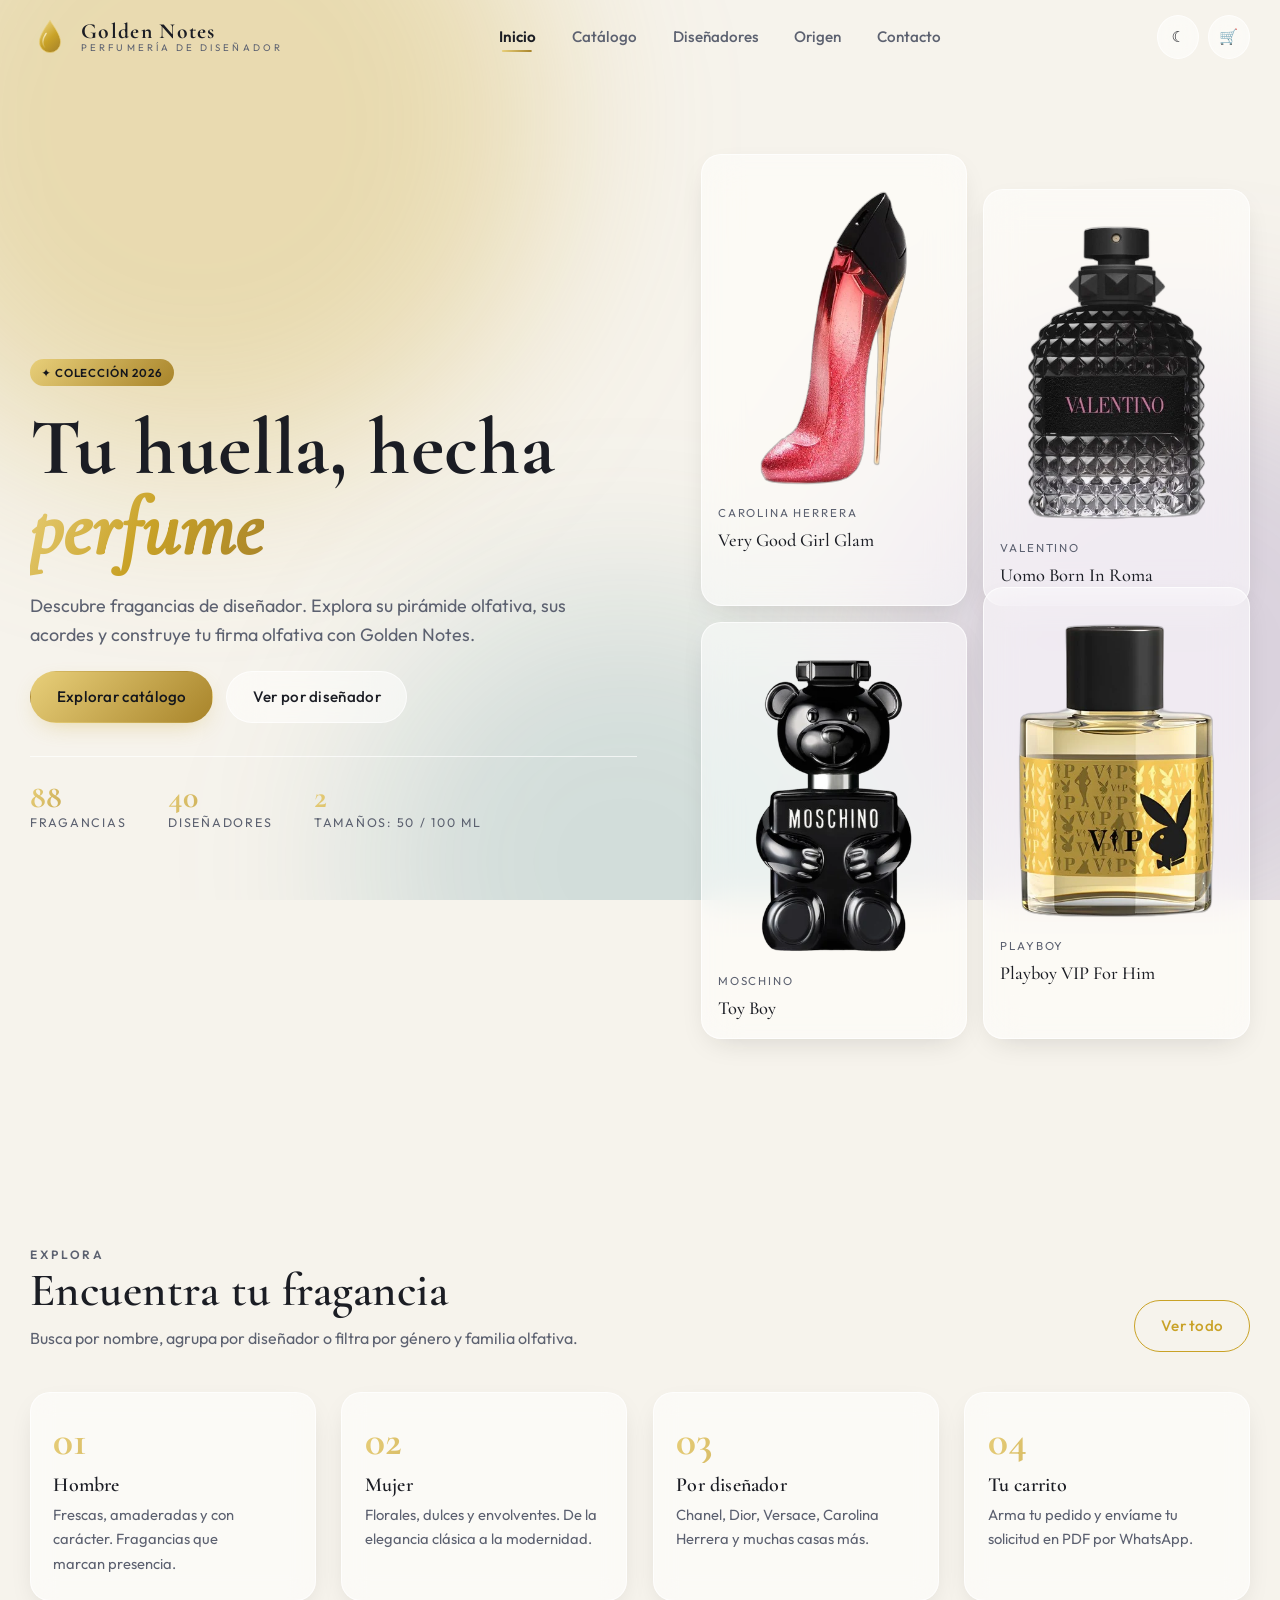
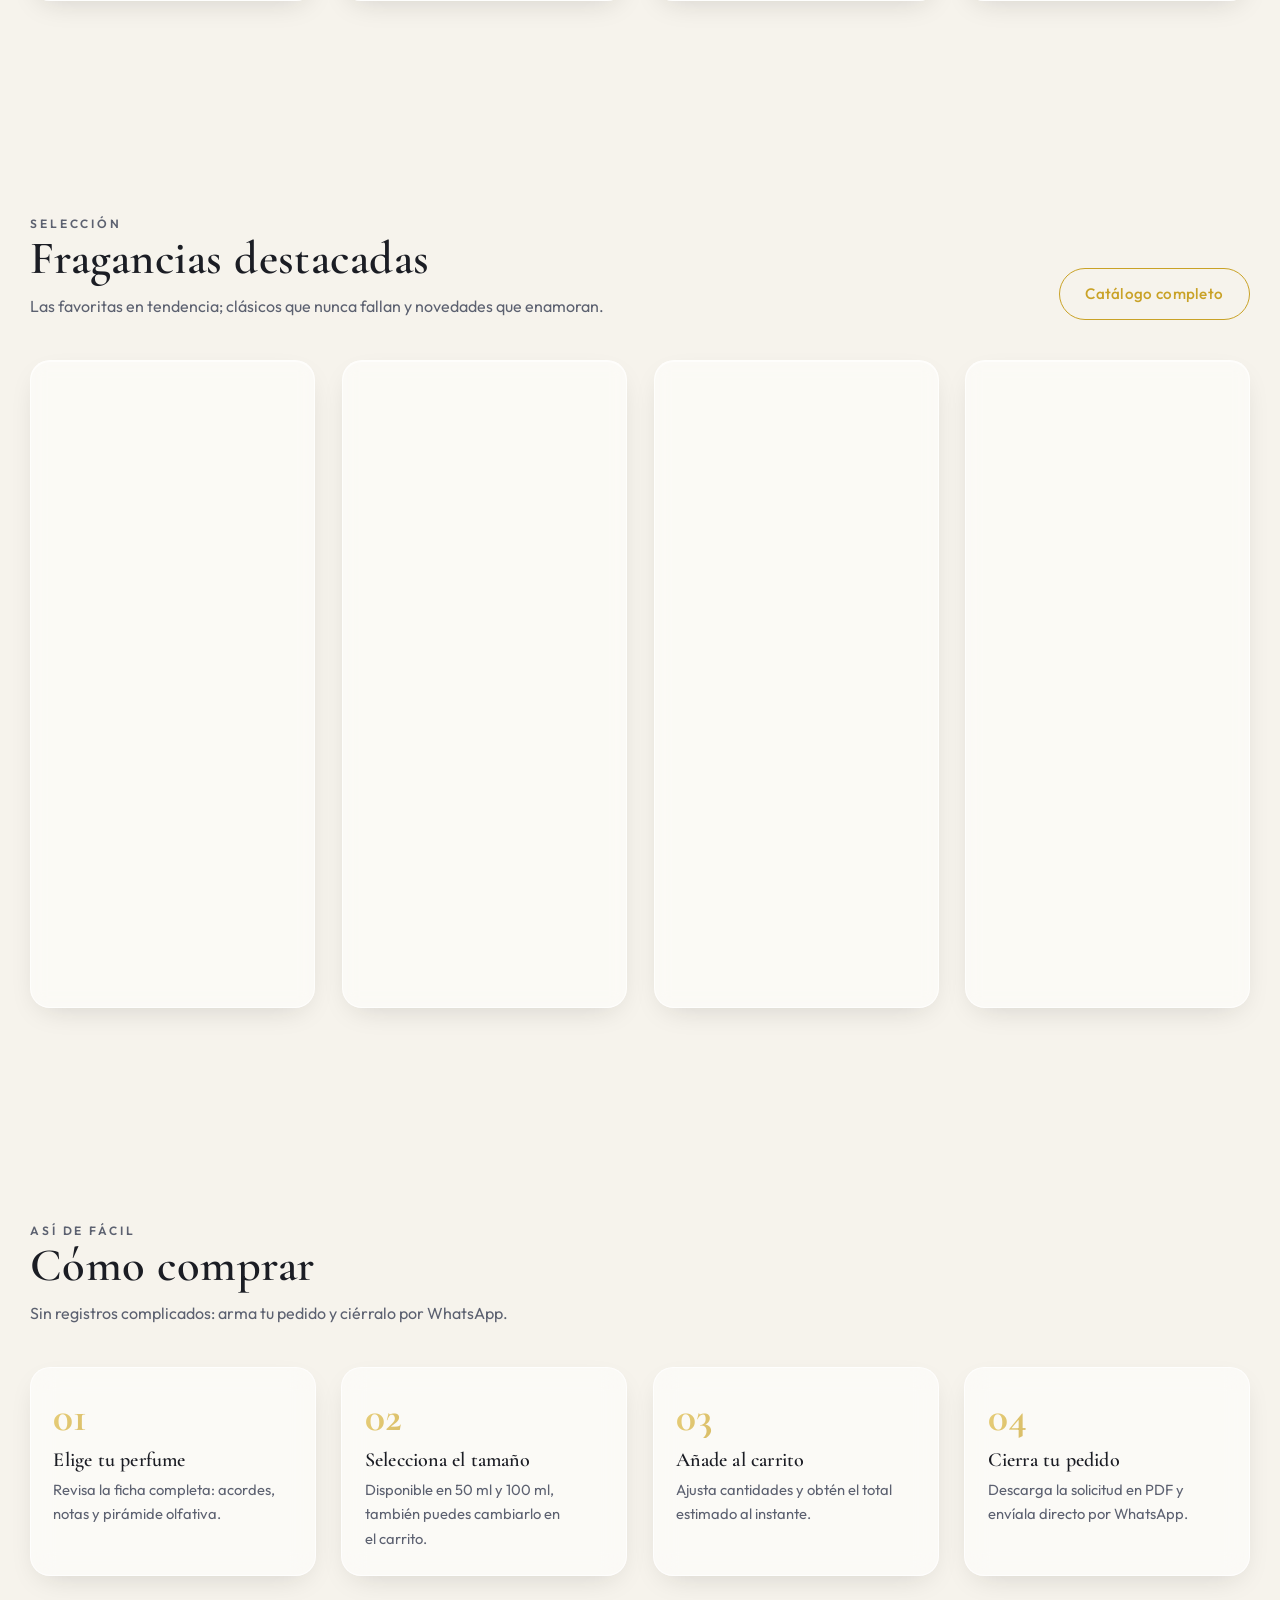
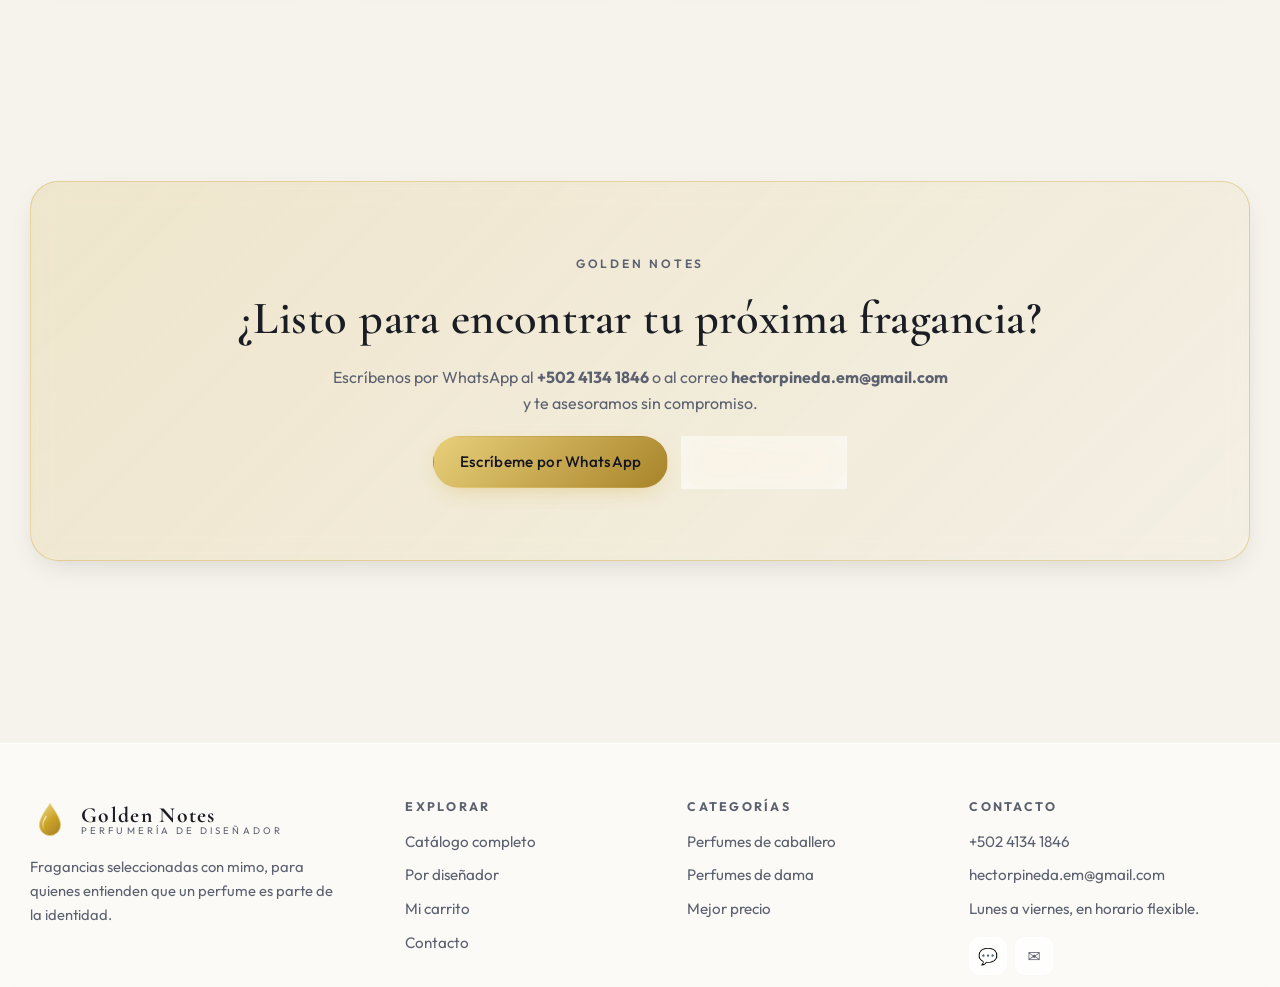
<file: index.html>
<!DOCTYPE html>
<html lang="es" data-tema="claro">
<head>
  <meta charset="UTF-8">
  <meta name="viewport" content="width=device-width, initial-scale=1.0, viewport-fit=cover">
  <meta name="description" content="Golden Notes — Perfumería de autor en Guatemala. Catálogo de perfumes de hombre y mujer con pirámide olfativa, acordes y compra fácil por WhatsApp.">
  <meta name="theme-color" content="#c9a227">
  <title>Golden Notes — Perfumería de diseñador</title>
  <link rel="icon" type="image/svg+xml" href="img/favicon.svg">
  <link href="css/fuentes-locales.css" rel="stylesheet">
  <link rel="stylesheet" href="css/base.css">
  <link rel="stylesheet" href="css/componentes.css">
  <link rel="stylesheet" href="css/layout.css">
  <link rel="stylesheet" href="css/animaciones.css">
  <script src="js/tema-init.js"></script>
</head>
<body>
  <div class="fondo-aurora" aria-hidden="true"><span></span></div>

  <!-- ===================== ENCABEZADO ===================== -->
  <header class="encabezado" data-encabezado>
    <div class="contenedor encabezado__interior">
      <a class="logo" href="index.html" aria-label="Golden Notes — inicio">
        <img class="logo__marca" src="img/favicon.svg" alt="" width="40" height="40">
        <span class="logo__texto">
          <span class="logo__nombre">Golden Notes</span>
          <span class="logo__lema">Perfumería de diseñador</span>
        </span>
      </a>

      <nav class="nav nav--escritorio" aria-label="Navegación principal">
        <ul class="nav__lista">
          <li><a class="nav__enlace" data-nav href="index.html">Inicio</a></li>
          <li><a class="nav__enlace" data-nav href="paginas/catalogo.html">Catálogo</a></li>
          <li><a class="nav__enlace" data-nav href="paginas/disenador.html">Diseñadores</a></li>
          <li><a class="nav__enlace" data-nav href="paginas/origen-y-compra.html">Origen</a></li>
          <li><a class="nav__enlace" data-nav href="paginas/contacto.html">Contacto</a></li>
        </ul>
      </nav>

      <div class="acciones">
        <button class="btn btn--icono" type="button" data-tema-toggle aria-pressed="false" aria-label="Cambiar a modo oscuro">
          <span data-tema-icono aria-hidden="true">☾</span>
        </button>
        <a class="btn btn--icono enlace-carrito" href="paginas/carrito.html" aria-label="Ver carrito de compras">
          <span aria-hidden="true">🛒</span>
          <span class="contador-carrito" data-contador-carrito>0</span>
        </a>
        <button class="hamburguesa" type="button" data-hamburguesa aria-label="Abrir menú" aria-expanded="false">
          <span></span><span></span><span></span>
        </button>
      </div>
    </div>
  </header>

  <nav class="menu-movil" data-menu-movil aria-label="Menú móvil">
    <a class="nav__enlace" data-nav href="index.html">Inicio</a>
    <a class="nav__enlace" data-nav href="paginas/catalogo.html">Catálogo</a>
    <a class="nav__enlace" data-nav href="paginas/disenador.html">Diseñadores</a>
    <a class="nav__enlace" data-nav href="paginas/origen-y-compra.html">Origen</a>
    <a class="nav__enlace" data-nav href="paginas/contacto.html">Contacto</a>
    <a class="nav__enlace" data-nav href="paginas/carrito.html">Carrito</a>
  </nav>

  <main>
    <!-- ===================== HÉROE ===================== -->
    <section class="hero">
      <div class="contenedor hero__rejilla">
        <div class="hero__contenido">
          <span class="etiqueta etiqueta--oro">✦ Colección 2026</span>
          <h1 class="hero__titulo">Tu huella, hecha <em>perfume</em></h1>
          <p class="hero__texto">
            Descubre fragancias de diseñador. Explora su pirámide olfativa, sus acordes y construye tu firma olfativa con Golden Notes.
          </p>

          <div class="hero__acciones">
            <a class="btn btn--oro" href="paginas/catalogo.html">Explorar catálogo</a>
            <a class="btn btn--fantasma" href="paginas/disenador.html">Ver por diseñador</a>
          </div>

          <div class="hero__datos">
            <div class="dato">
              <p class="dato__valor" data-estadistica="total">80</p>
              <p class="dato__etiqueta">Fragancias</p>
            </div>
            <div class="dato">
              <p class="dato__valor" data-estadistica="disenadores">36</p>
              <p class="dato__etiqueta">Diseñadores</p>
            </div>
            <div class="dato">
              <p class="dato__valor">2</p>
              <p class="dato__etiqueta">Tamaños: 50 / 100 ml</p>
            </div>
          </div>
        </div>

        <div class="hero__vitrina" data-vitrina aria-label="Fragancias destacadas"></div>
      </div>
    </section>

    <!-- ===================== CATEGORÍAS ===================== -->
    <section class="seccion">
      <div class="contenedor">
        <div class="seccion__cabecera revelar">
          <div>
            <p class="seccion__ojo">Explora</p>
            <h2>Encuentra tu fragancia</h2>
            <p>Busca por nombre, agrupa por diseñador o filtra por género y familia olfativa.</p>
          </div>
          <a class="btn btn--contorno" href="paginas/catalogo.html">Ver todo</a>
        </div>

        <div class="pasos">
          <a class="paso revelar" href="paginas/catalogo.html?genero=hombre" style="--retardo:0s">
            <h3>Hombre</h3>
            <p>Frescas, amaderadas y con carácter. Fragancias que marcan presencia.</p>
          </a>
          <a class="paso revelar" href="paginas/catalogo.html?genero=mujer" style="--retardo:0.1s">
            <h3>Mujer</h3>
            <p>Florales, dulces y envolventes. De la elegancia clásica a la modernidad.</p>
          </a>
          <a class="paso revelar" href="paginas/disenador.html" style="--retardo:0.2s">
            <h3>Por diseñador</h3>
            <p>Chanel, Dior, Versace, Carolina Herrera y muchas casas más.</p>
          </a>
          <a class="paso revelar" href="paginas/carrito.html" style="--retardo:0.3s">
            <h3>Tu carrito</h3>
            <p>Arma tu pedido y envíame tu solicitud en PDF por WhatsApp.</p>
          </a>
        </div>
      </div>
    </section>

    <!-- ===================== DESTACADOS ===================== -->
    <section class="seccion">
      <div class="contenedor">
        <div class="seccion__cabecera revelar">
          <div>
            <p class="seccion__ojo">Selección</p>
            <h2>Fragancias destacadas</h2>
            <p>Las favoritas en tendencia; clásicos que nunca fallan y novedades que enamoran.</p>
          </div>
          <a class="btn btn--contorno" href="paginas/catalogo.html">Catálogo completo</a>
        </div>

        <div class="rejilla-perfumes" data-destacados></div>
      </div>
    </section>

    <!-- ===================== CÓMO COMPRAR ===================== -->
    <section class="seccion">
      <div class="contenedor">
        <div class="seccion__cabecera revelar">
          <div>
            <p class="seccion__ojo">Así de fácil</p>
            <h2>Cómo comprar</h2>
            <p>Sin registros complicados: arma tu pedido y ciérralo por WhatsApp.</p>
          </div>
        </div>

        <div class="pasos">
          <div class="paso revelar" style="--retardo:0s">
            <h3>Elige tu perfume</h3>
            <p>Revisa la ficha completa: acordes, notas y pirámide olfativa.</p>
          </div>
          <div class="paso revelar" style="--retardo:0.1s">
            <h3>Selecciona el tamaño</h3>
            <p>Disponible en 50 ml y 100 ml, también puedes cambiarlo en el carrito.</p>
          </div>
          <div class="paso revelar" style="--retardo:0.2s">
            <h3>Añade al carrito</h3>
            <p>Ajusta cantidades y obtén el total estimado al instante.</p>
          </div>
          <div class="paso revelar" style="--retardo:0.3s">
            <h3>Cierra tu pedido</h3>
            <p>Descarga la solicitud en PDF y envíala directo por WhatsApp.</p>
          </div>
        </div>
      </div>
    </section>

    <!-- ===================== LLAMADA FINAL ===================== -->
    <section class="seccion">
      <div class="contenedor">
        <div class="llamada revelar">
          <p class="seccion__ojo">Golden Notes</p>
          <h2>¿Listo para encontrar tu próxima fragancia?</h2>
          <p>
            Escríbenos por WhatsApp al <strong>+502 4134 1846</strong> o al correo
            <strong>hectorpineda.em@gmail.com</strong> y te asesoramos sin compromiso.
          </p>
          <div class="hero__acciones">
            <a class="btn btn--oro" href="https://wa.me/50241341846" target="_blank" rel="noopener">Escríbeme por WhatsApp</a>
            <a class="btn btn--fantasma" href="paginas/contacto.html">Ver mi contacto</a>
          </div>
        </div>
      </div>
    </section>
  </main>

  <!-- ===================== PIE ===================== -->
  <footer class="pie">
    <div class="contenedor">
      <div class="pie__interior">
        <div class="pie__marca">
          <a class="logo" href="index.html">
            <img class="logo__marca" src="img/favicon.svg" alt="" width="40" height="40">
            <span class="logo__texto">
              <span class="logo__nombre">Golden Notes</span>
              <span class="logo__lema">Perfumería de diseñador</span>
            </span>
          </a>
          <p>Fragancias seleccionadas con mimo, para quienes entienden que un perfume es parte de la identidad.</p>
        </div>

        <div>
          <h4>Explorar</h4>
          <ul class="pie__lista">
            <li><a href="paginas/catalogo.html">Catálogo completo</a></li>
            <li><a href="paginas/disenador.html">Por diseñador</a></li>
            <li><a href="paginas/carrito.html">Mi carrito</a></li>
            <li><a href="paginas/contacto.html">Contacto</a></li>
          </ul>
        </div>

        <div>
          <h4>Categorías</h4>
          <ul class="pie__lista">
            <li><a href="paginas/catalogo.html?genero=hombre">Perfumes de caballero</a></li>
            <li><a href="paginas/catalogo.html?genero=mujer">Perfumes de dama</a></li>
            <li><a href="paginas/catalogo.html?orden=precio-asc">Mejor precio</a></li>
          </ul>
        </div>

        <div>
          <h4>Contacto</h4>
          <ul class="pie__lista">
            <li><a href="tel:+50241341846">+502 4134 1846</a></li>
            <li><a href="mailto:hectorpineda.em@gmail.com">hectorpineda.em@gmail.com</a></li>
            <li><span>Lunes a viernes, en horario flexible.</span></li>
          </ul>
          <div class="pie__redes">
            <a class="pie__red" href="https://wa.me/50241341846" target="_blank" rel="noopener" aria-label="WhatsApp">💬</a>
            <a class="pie__red" href="mailto:hectorpineda.em@gmail.com" aria-label="Correo electrónico">✉</a>
          </div>
        </div>
      </div>

      <div class="pie__inferior">
        <span>© <span data-anio></span> Golden Notes. Todos los derechos reservados.</span>
        <span>Hecho con dedicación en Guatemala 🇬🇹</span>
      </div>
    </div>
  </footer>

  <script src="js/datos.js" defer></script>
  <script src="js/utilidades.js" defer></script>
  <script src="js/carrito.js" defer></script>
  <script src="js/tarjetas.js" defer></script>
  <script src="js/modal-detalle.js" defer></script>
  <script src="js/navegacion.js" defer></script>
  <script src="js/portada.js" defer></script>
</body>
</html>
</file>
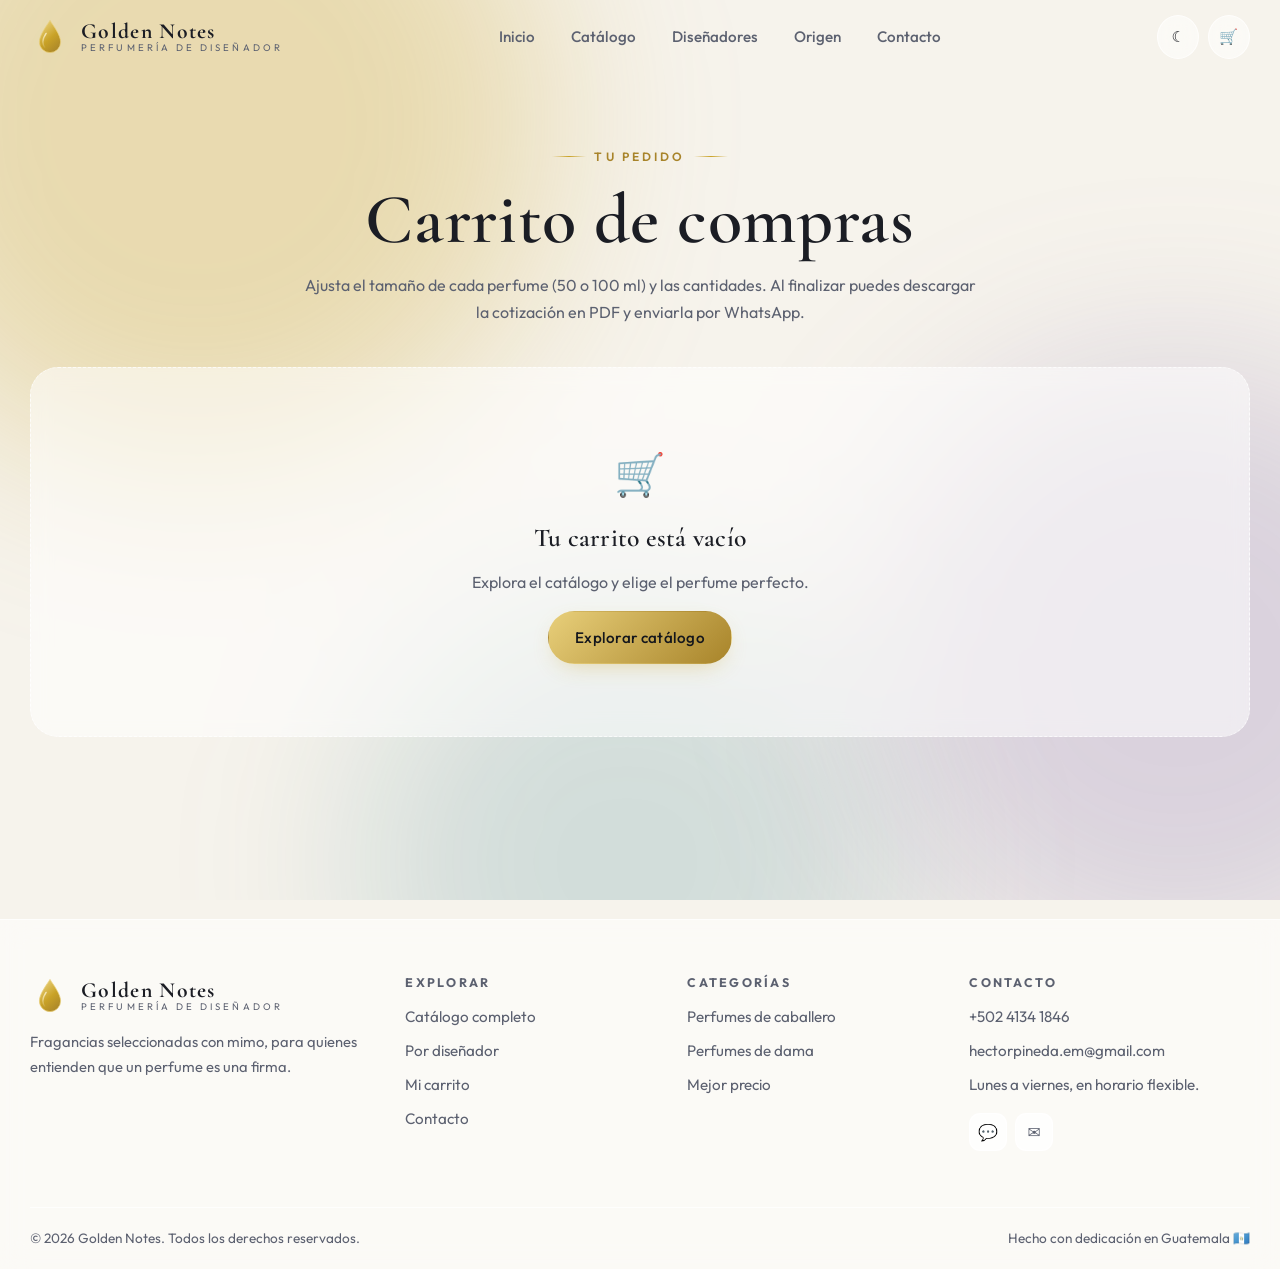
<file: paginas/carrito.html>
<!DOCTYPE html>
<html lang="es" data-tema="claro">
<head>
  <meta charset="UTF-8">
  <meta name="viewport" content="width=device-width, initial-scale=1.0, viewport-fit=cover">
  <meta name="description" content="Tu carrito de Golden Notes: ajusta tamaños y cantidades, genera una factura en PDF y cierra tu pedido por WhatsApp.">
  <meta name="theme-color" content="#c9a227">
  <title>Mi carrito — Golden Notes</title>
  <link rel="icon" type="image/svg+xml" href="../img/favicon.svg">
  <link href="../css/fuentes-locales.css" rel="stylesheet">
  <link rel="stylesheet" href="../css/base.css">
  <link rel="stylesheet" href="../css/componentes.css">
  <link rel="stylesheet" href="../css/layout.css">
  <link rel="stylesheet" href="../css/animaciones.css">
  <script src="../js/tema-init.js"></script>
</head>
<body>
  <div class="fondo-aurora" aria-hidden="true"><span></span></div>

  <!-- ===================== ENCABEZADO ===================== -->
  <header class="encabezado" data-encabezado>
    <div class="contenedor encabezado__interior">
      <a class="logo" href="../index.html" aria-label="Golden Notes — inicio">
        <img class="logo__marca" src="../img/favicon.svg" alt="" width="40" height="40">
        <span class="logo__texto">
          <span class="logo__nombre">Golden Notes</span>
          <span class="logo__lema">Perfumería de diseñador</span>
        </span>
      </a>

      <nav class="nav nav--escritorio" aria-label="Navegación principal">
        <ul class="nav__lista">
          <li><a class="nav__enlace" data-nav href="../index.html">Inicio</a></li>
          <li><a class="nav__enlace" data-nav href="catalogo.html">Catálogo</a></li>
          <li><a class="nav__enlace" data-nav href="disenador.html">Diseñadores</a></li>
          <li><a class="nav__enlace" data-nav href="origen-y-compra.html">Origen</a></li>
          <li><a class="nav__enlace" data-nav href="contacto.html">Contacto</a></li>
        </ul>
      </nav>

      <div class="acciones">
        <button class="btn btn--icono" type="button" data-tema-toggle aria-pressed="false" aria-label="Cambiar a modo oscuro">
          <span data-tema-icono aria-hidden="true">☾</span>
        </button>
        <a class="btn btn--icono enlace-carrito" href="carrito.html" aria-label="Ver carrito de compras">
          <span aria-hidden="true">🛒</span>
          <span class="contador-carrito" data-contador-carrito>0</span>
        </a>
        <button class="hamburguesa" type="button" data-hamburguesa aria-label="Abrir menú" aria-expanded="false">
          <span></span><span></span><span></span>
        </button>
      </div>
    </div>
  </header>

  <nav class="menu-movil" data-menu-movil aria-label="Menú móvil">
    <a class="nav__enlace" data-nav href="../index.html">Inicio</a>
    <a class="nav__enlace" data-nav href="catalogo.html">Catálogo</a>
    <a class="nav__enlace" data-nav href="disenador.html">Diseñadores</a>
    <a class="nav__enlace" data-nav href="origen-y-compra.html">Origen</a>
    <a class="nav__enlace" data-nav href="contacto.html">Contacto</a>
    <a class="nav__enlace" data-nav href="carrito.html">Carrito</a>
  </nav>

  <main>
    <header class="pagina-cabecera">
      <div class="contenedor">
        <span class="pagina-cabecera__ojo">Tu pedido</span>
        <h1>Carrito de compras</h1>
        <p>
          Ajusta el tamaño de cada perfume (50 o 100 ml) y las cantidades.
          Al finalizar puedes descargar la cotización en PDF y enviarla por WhatsApp.
        </p>
      </div>
    </header>

    <section class="seccion" style="padding-top: 0;">
      <div class="contenedor" data-seccion-carrito>

        <!-- Estado vacío (se muestra solo si no hay productos) -->
        <div class="vacio" data-carrito-vacio hidden>
          <div class="vacio__icono" aria-hidden="true">🛒</div>
          <h3>Tu carrito está vacío</h3>
          <p class="texto-suave">Explora el catálogo y elige el perfume perfecto.</p>
          <a class="btn btn--oro" href="catalogo.html">Explorar catálogo</a>
        </div>

        <div class="carrito" data-carrito-contenido>
          <!-- ---------------- LISTA DE RENGLONES ---------------- -->
          <div>
            <div data-lista-carrito style="display: flex; flex-direction: column; gap: 0.9rem;"></div>
          </div>

          <!-- ---------------- RESUMEN ---------------- -->
          <aside class="resumen" data-seccion-resumen>
            <h3>Resumen del pedido</h3>

            <div class="resumen__fila">
              <span data-numero-articulos>0 artículos</span>
            </div>
            <div class="resumen__fila">
              <span>Subtotal</span>
              <span data-subtotal>Q0.00</span>
            </div>
            <div class="resumen__fila resumen__fila--total">
              <span>Total</span>
              <span data-total>Q0.00</span>
            </div>

            <div class="campo" style="margin-top: 0.5rem;">
              <label class="campo__etiqueta" for="cliente-nombre">Tu nombre</label>
              <input type="text" id="cliente-nombre" placeholder="Nombre y apellido" autocomplete="name">
            </div>
            <div class="campo">
              <label class="campo__etiqueta" for="cliente-telefono">Teléfono</label>
              <input type="tel" id="cliente-telefono" placeholder="+502 …" autocomplete="tel">
            </div>
            <div class="campo">
              <label class="campo__etiqueta" for="cliente-correo">Correo electrónico</label>
              <input type="email" id="cliente-correo" placeholder="tucorreo@ejemplo.com" autocomplete="email">
            </div>
            <div class="campo">
              <label class="campo__etiqueta" for="cliente-direccion">Dirección de entrega</label>
              <input type="text" id="cliente-direccion" placeholder="Opcional" autocomplete="street-address">
            </div>
            <div class="campo">
              <label class="campo__etiqueta" for="cliente-nota">Nota para el pedido</label>
              <textarea id="cliente-nota" rows="2" placeholder="Opcional: horario de entrega, regalo, etc."></textarea>
            </div>

            <div class="resumen__acciones">
              <button type="button" class="btn btn--oro btn--ancho" data-factura>
                <svg aria-hidden="true" viewBox="0 0 24 24" width="18" height="18" fill="none" stroke="currentColor" stroke-width="1.8" stroke-linecap="round" stroke-linejoin="round"><path d="M12 16V4m0 0L7.5 8.5M12 4l4.5 4.5"/><path d="M5 13v5a2 2 0 0 0 2 2h10a2 2 0 0 0 2-2v-5"/></svg>
                Compartir cotización PDF
              </button>
              <button type="button" class="btn btn--contorno btn--ancho" data-descargar>
                <svg aria-hidden="true" viewBox="0 0 24 24" width="18" height="18" fill="none" stroke="currentColor" stroke-width="1.8" stroke-linecap="round" stroke-linejoin="round"><path d="M12 4v12m0 0 4.5-4.5M12 16l-4.5-4.5"/><path d="M5 19h14"/></svg>
                Descargar PDF
              </button>
              <button type="button" class="btn btn--contorno btn--ancho" data-whatsapp>
                💬 Enviar pedido por WhatsApp
              </button>
              <button type="button" class="btn btn--fantasma btn--ancho" data-vaciar>
                Vaciar carrito
              </button>
              <a class="btn btn--fantasma btn--ancho" href="catalogo.html">← Seguir comprando</a>
            </div>

            <p class="resumen__nota">
              Los datos son opcionales: solo se usan para armar tu factura y tu mensaje.
              No se envían a ningún servidor; todo se procesa en tu navegador.
            </p>
          </aside>
        </div>
      </div>
    </section>
  </main>

  <!-- ===================== PIE ===================== -->
  <footer class="pie">
    <div class="contenedor">
      <div class="pie__interior">
        <div class="pie__marca">
          <a class="logo" href="../index.html">
            <img class="logo__marca" src="../img/favicon.svg" alt="" width="40" height="40">
            <span class="logo__texto">
              <span class="logo__nombre">Golden Notes</span>
              <span class="logo__lema">Perfumería de diseñador</span>
            </span>
          </a>
          <p>Fragancias seleccionadas con mimo, para quienes entienden que un perfume es una firma.</p>
        </div>

        <div>
          <h4>Explorar</h4>
          <ul class="pie__lista">
            <li><a href="catalogo.html">Catálogo completo</a></li>
            <li><a href="disenador.html">Por diseñador</a></li>
            <li><a href="carrito.html">Mi carrito</a></li>
            <li><a href="contacto.html">Contacto</a></li>
          </ul>
        </div>

        <div>
          <h4>Categorías</h4>
          <ul class="pie__lista">
            <li><a href="catalogo.html?genero=hombre">Perfumes de caballero</a></li>
            <li><a href="catalogo.html?genero=mujer">Perfumes de dama</a></li>
            <li><a href="catalogo.html?orden=precio-asc">Mejor precio</a></li>
          </ul>
        </div>

        <div>
          <h4>Contacto</h4>
          <ul class="pie__lista">
            <li><a href="tel:+50241341846">+502 4134 1846</a></li>
            <li><a href="mailto:hectorpineda.em@gmail.com">hectorpineda.em@gmail.com</a></li>
            <li><span>Lunes a viernes, en horario flexible.</span></li>
          </ul>
          <div class="pie__redes">
            <a class="pie__red" href="https://wa.me/50241341846" target="_blank" rel="noopener" aria-label="WhatsApp">💬</a>
            <a class="pie__red" href="mailto:hectorpineda.em@gmail.com" aria-label="Correo electrónico">✉</a>
          </div>
        </div>
      </div>

      <div class="pie__inferior">
        <span>© <span data-anio></span> Golden Notes. Todos los derechos reservados.</span>
        <span>Hecho con dedicación en Guatemala 🇬🇹</span>
      </div>
    </div>
  </footer>

  <script src="../js/vendor/jspdf.umd.min.js" defer></script>
  <script src="../js/datos.js" defer></script>
  <script src="../js/utilidades.js" defer></script>
  <script src="../js/carrito.js" defer></script>
  <script src="../js/tarjetas.js" defer></script>
  <script src="../js/modal-detalle.js" defer></script>
  <script src="../js/navegacion.js" defer></script>
  <script src="../js/factura-pdf.js" defer></script>
  <script src="../js/carrito-pagina.js" defer></script>
</body>
</html>
</file>
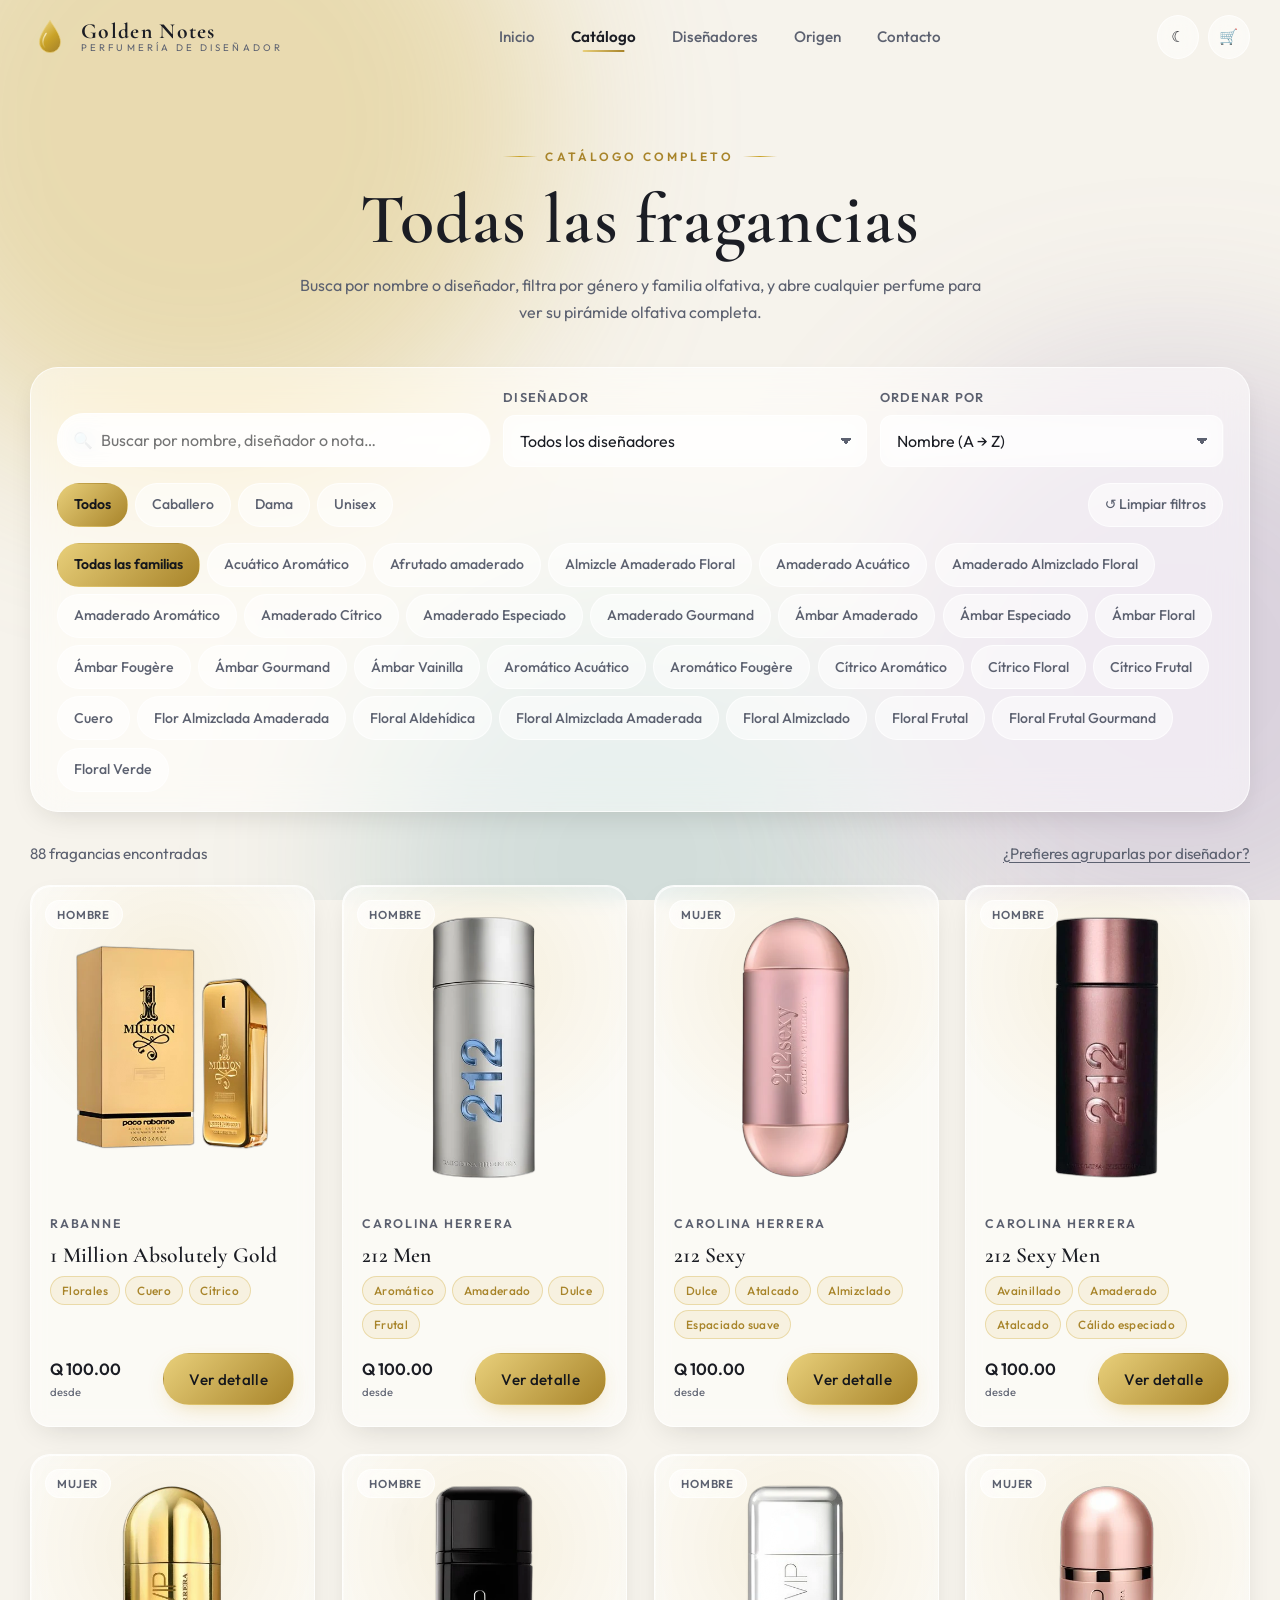
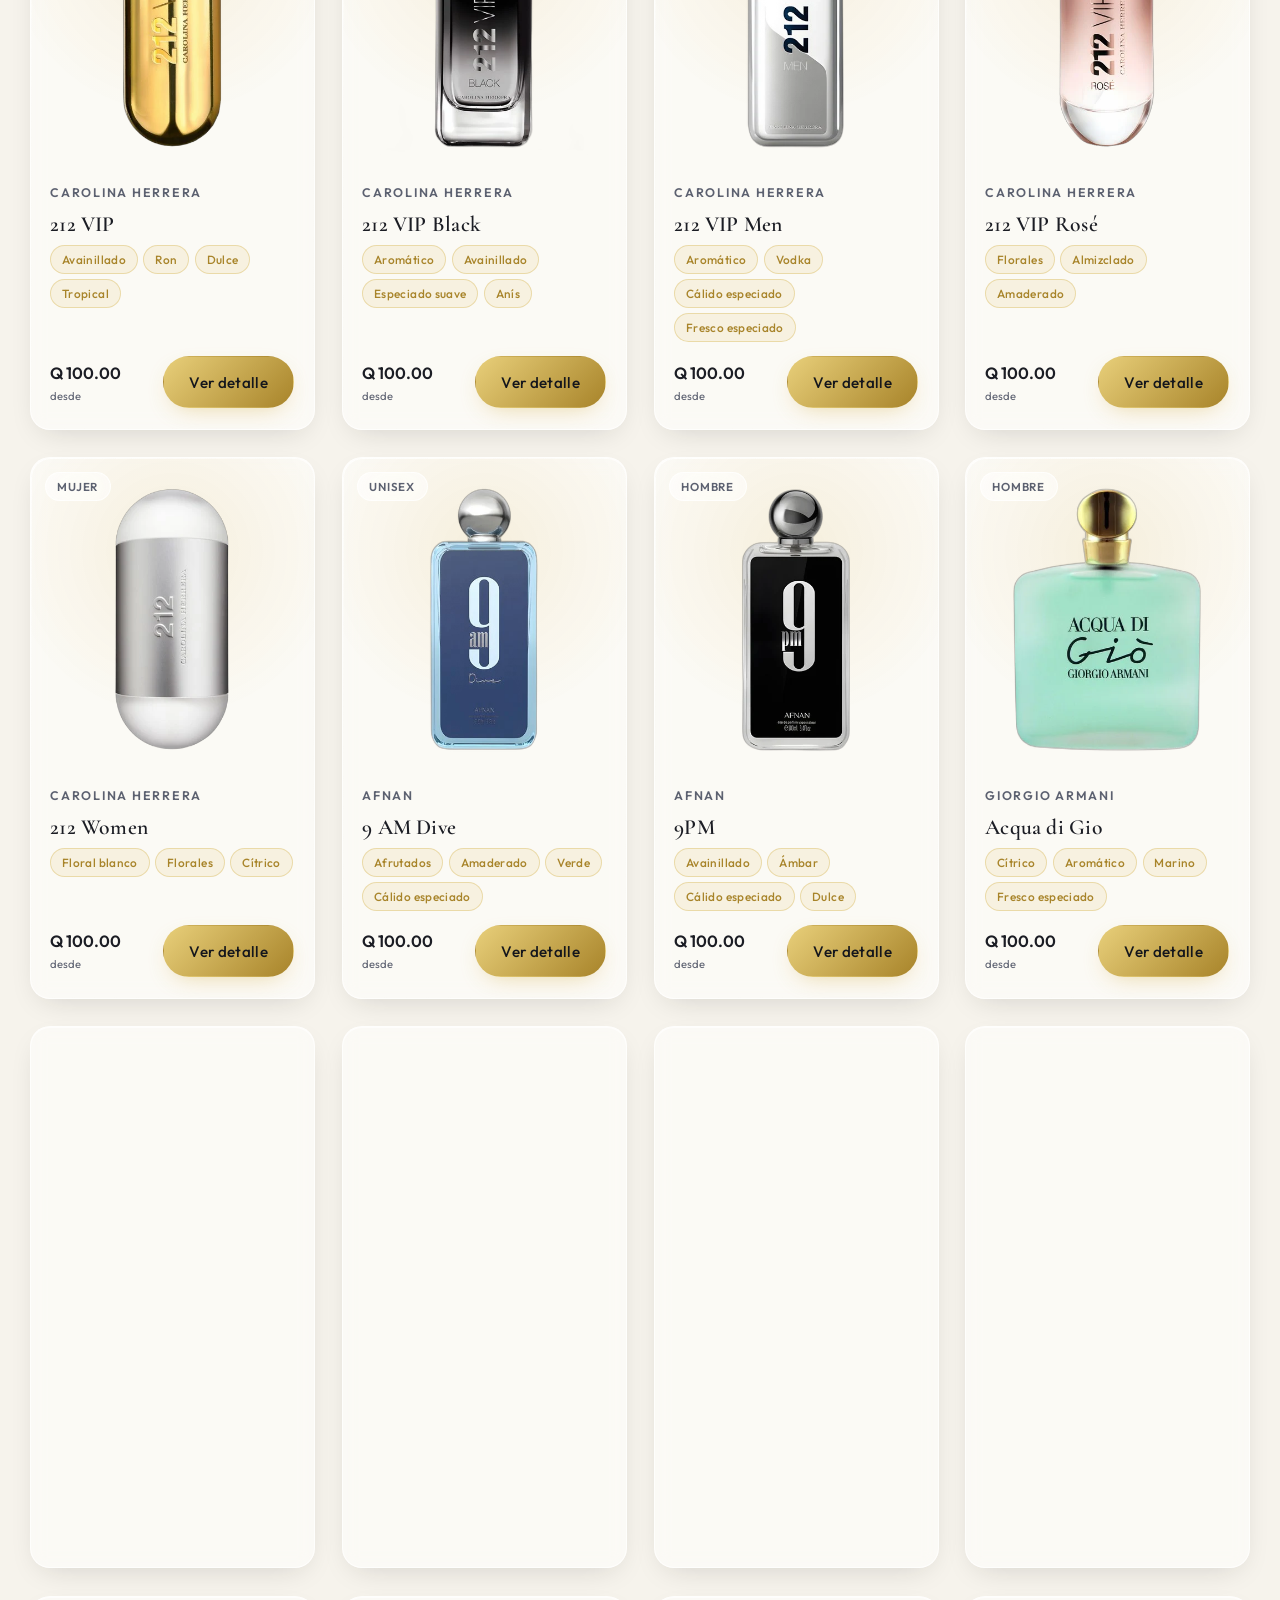
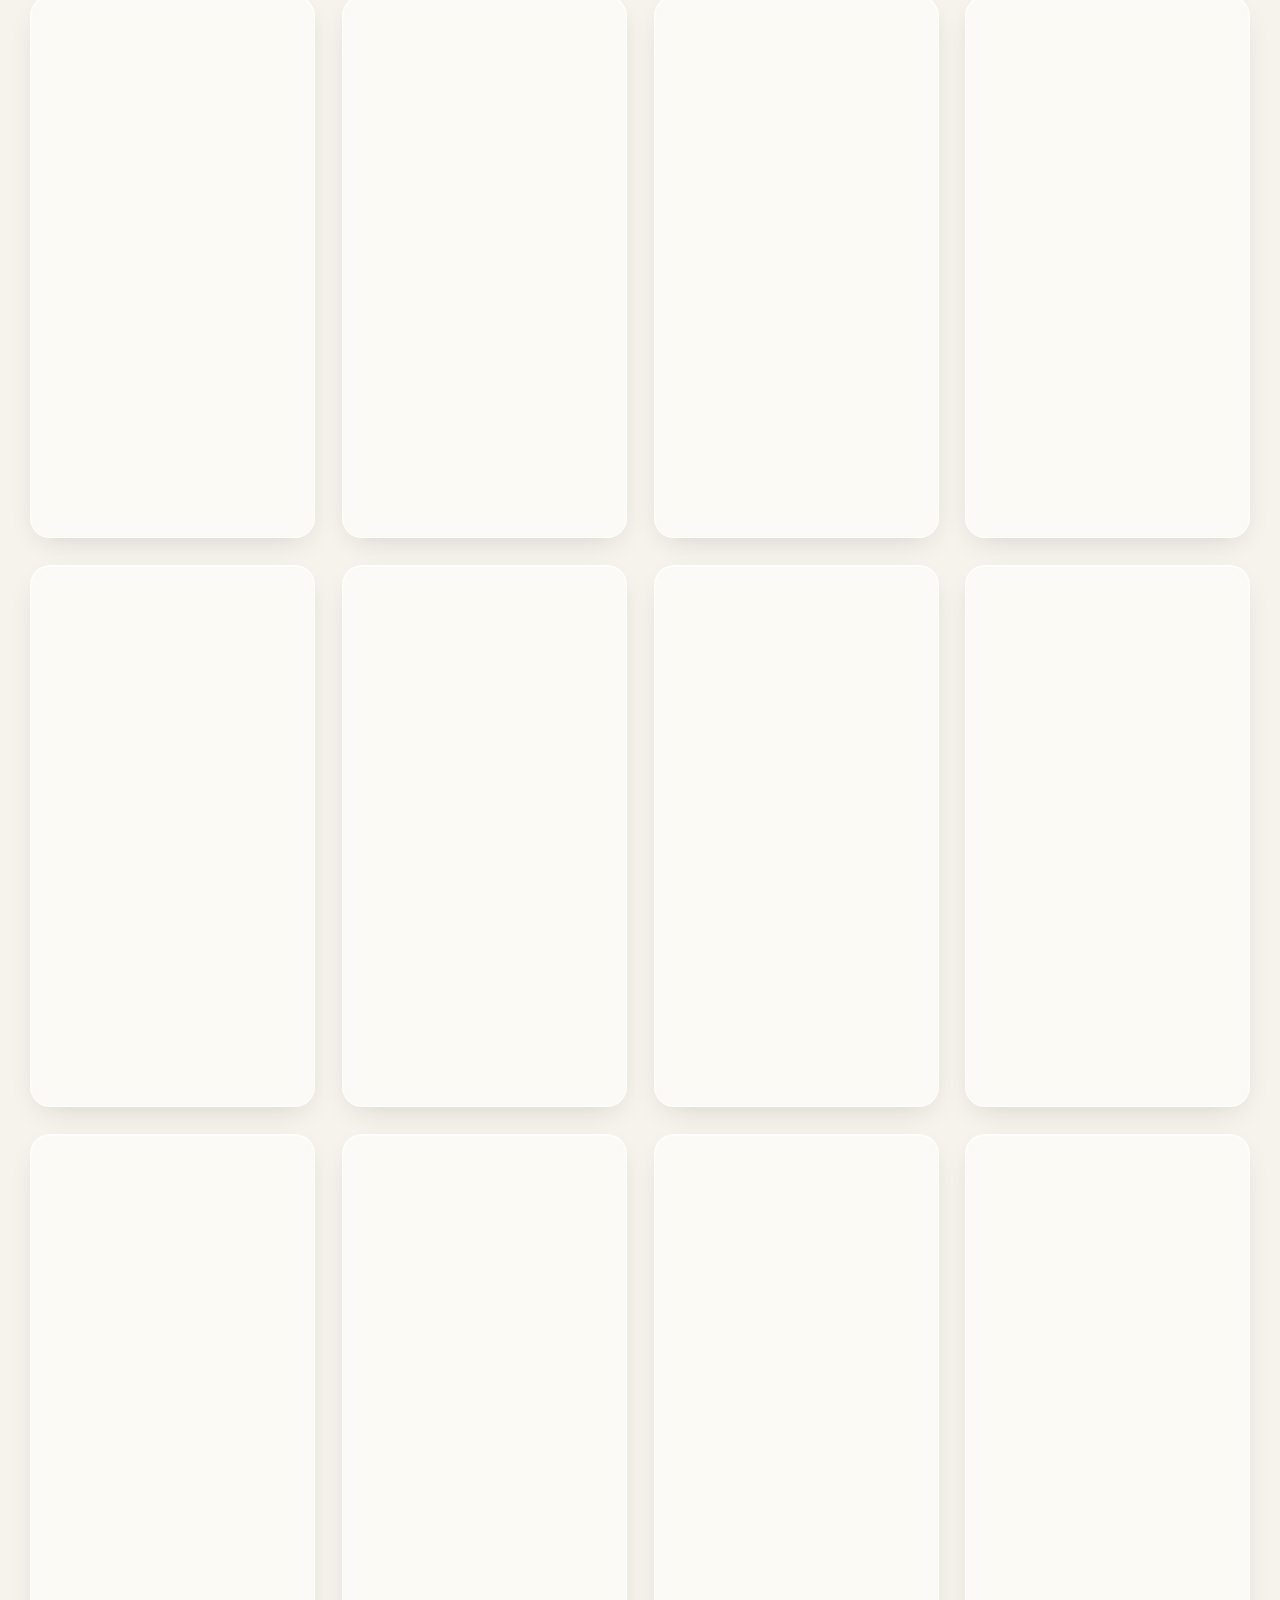
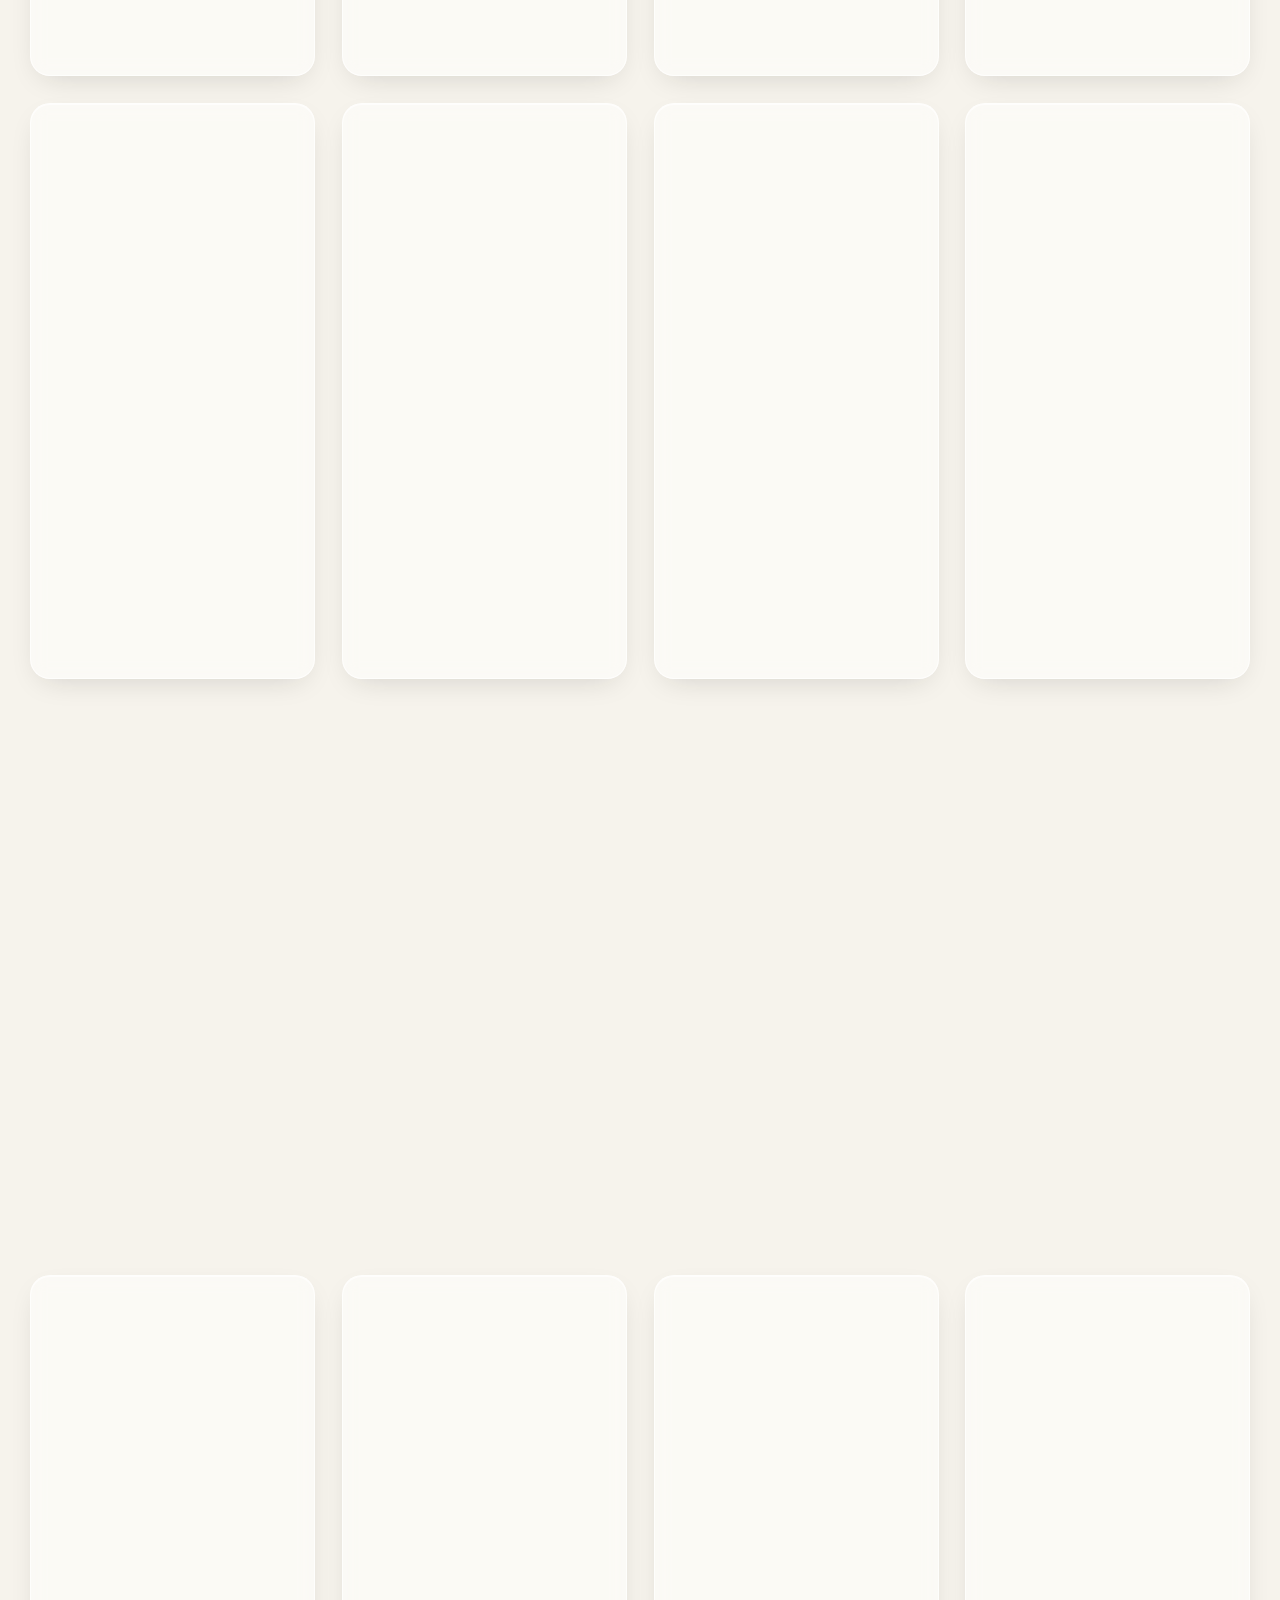
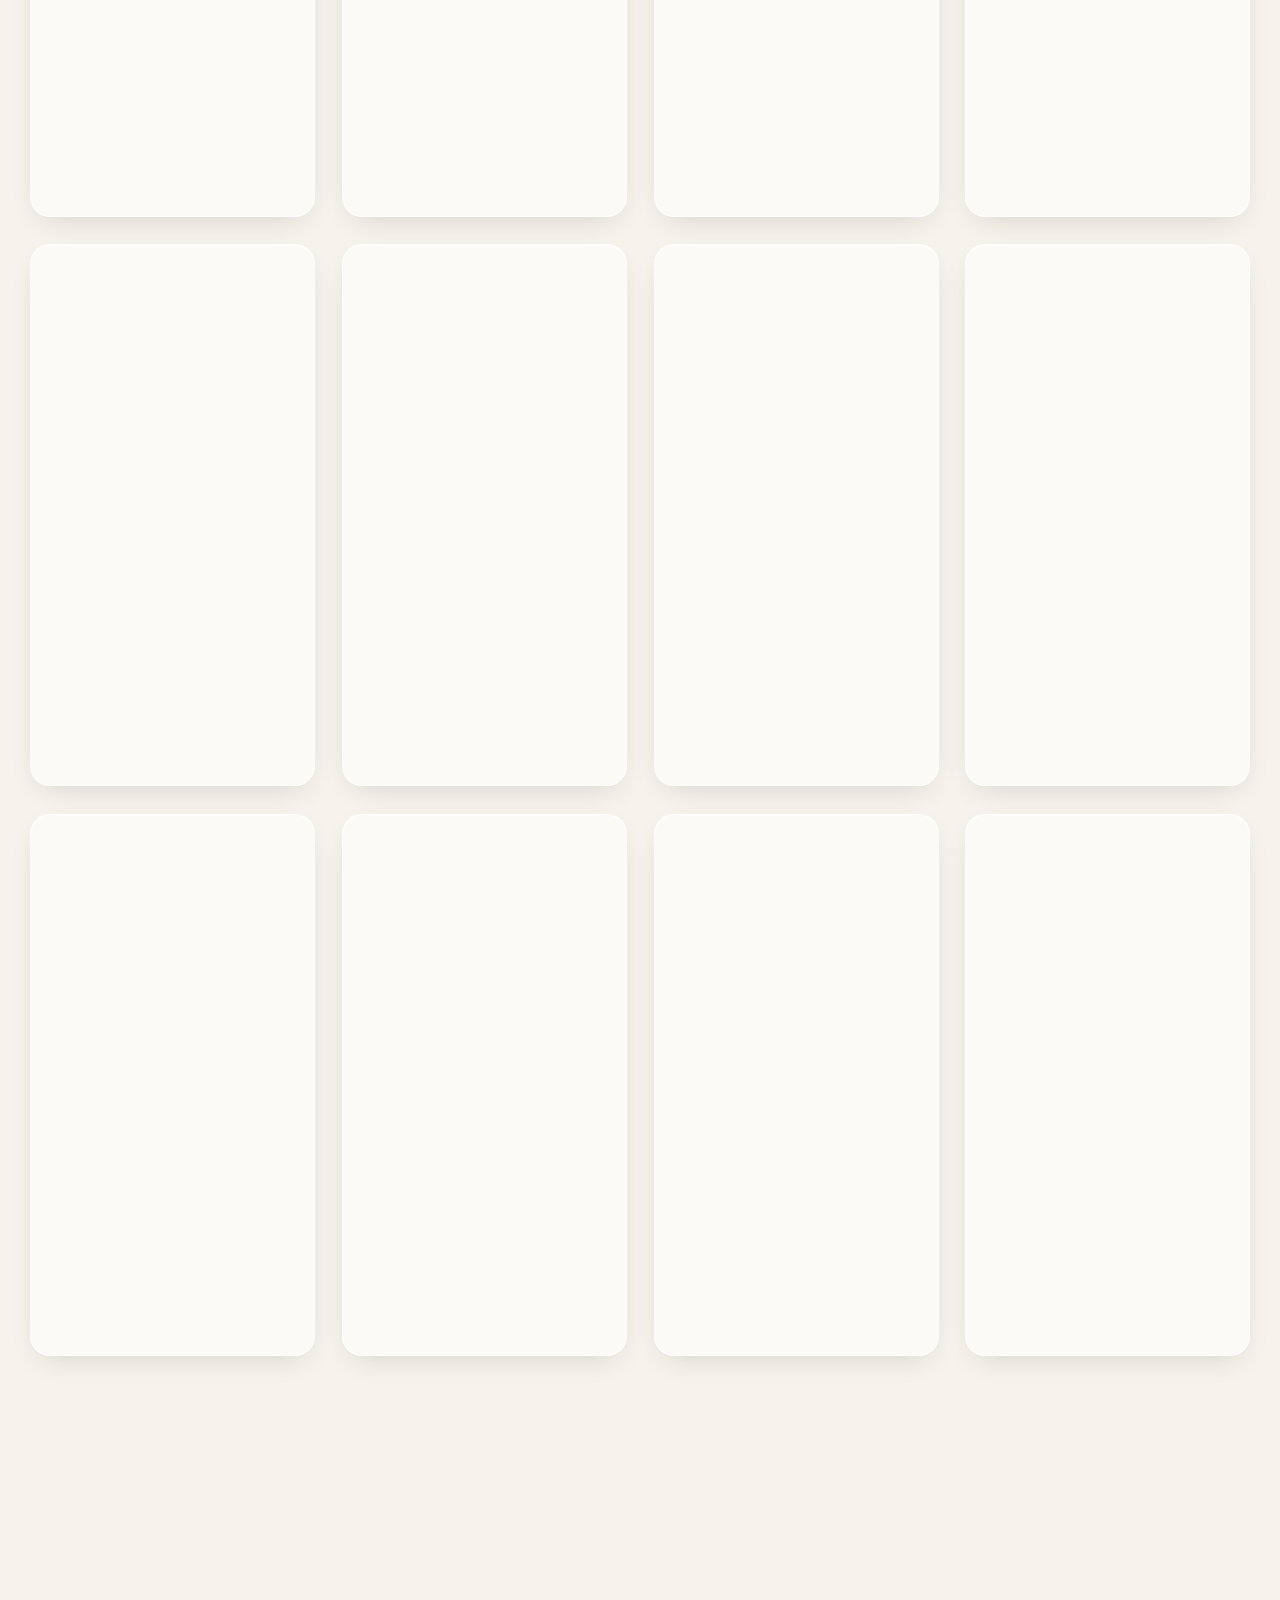
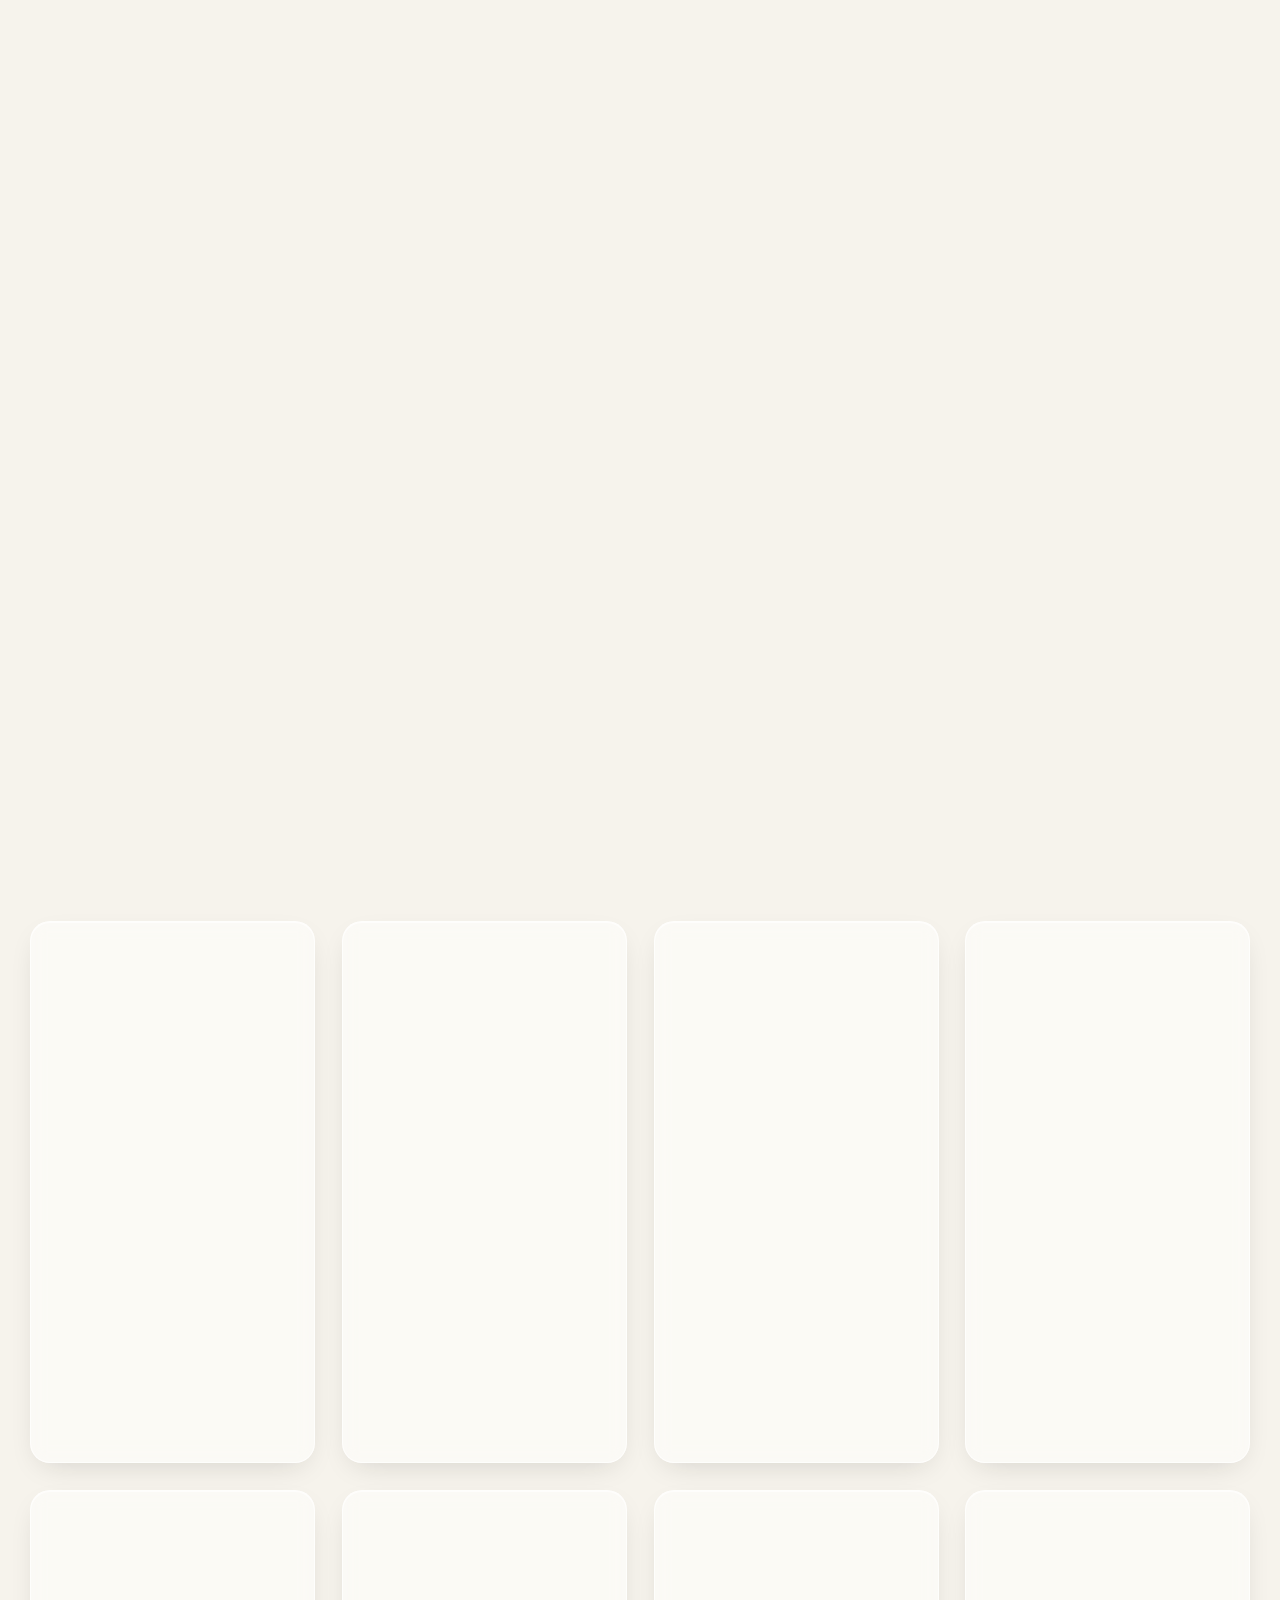
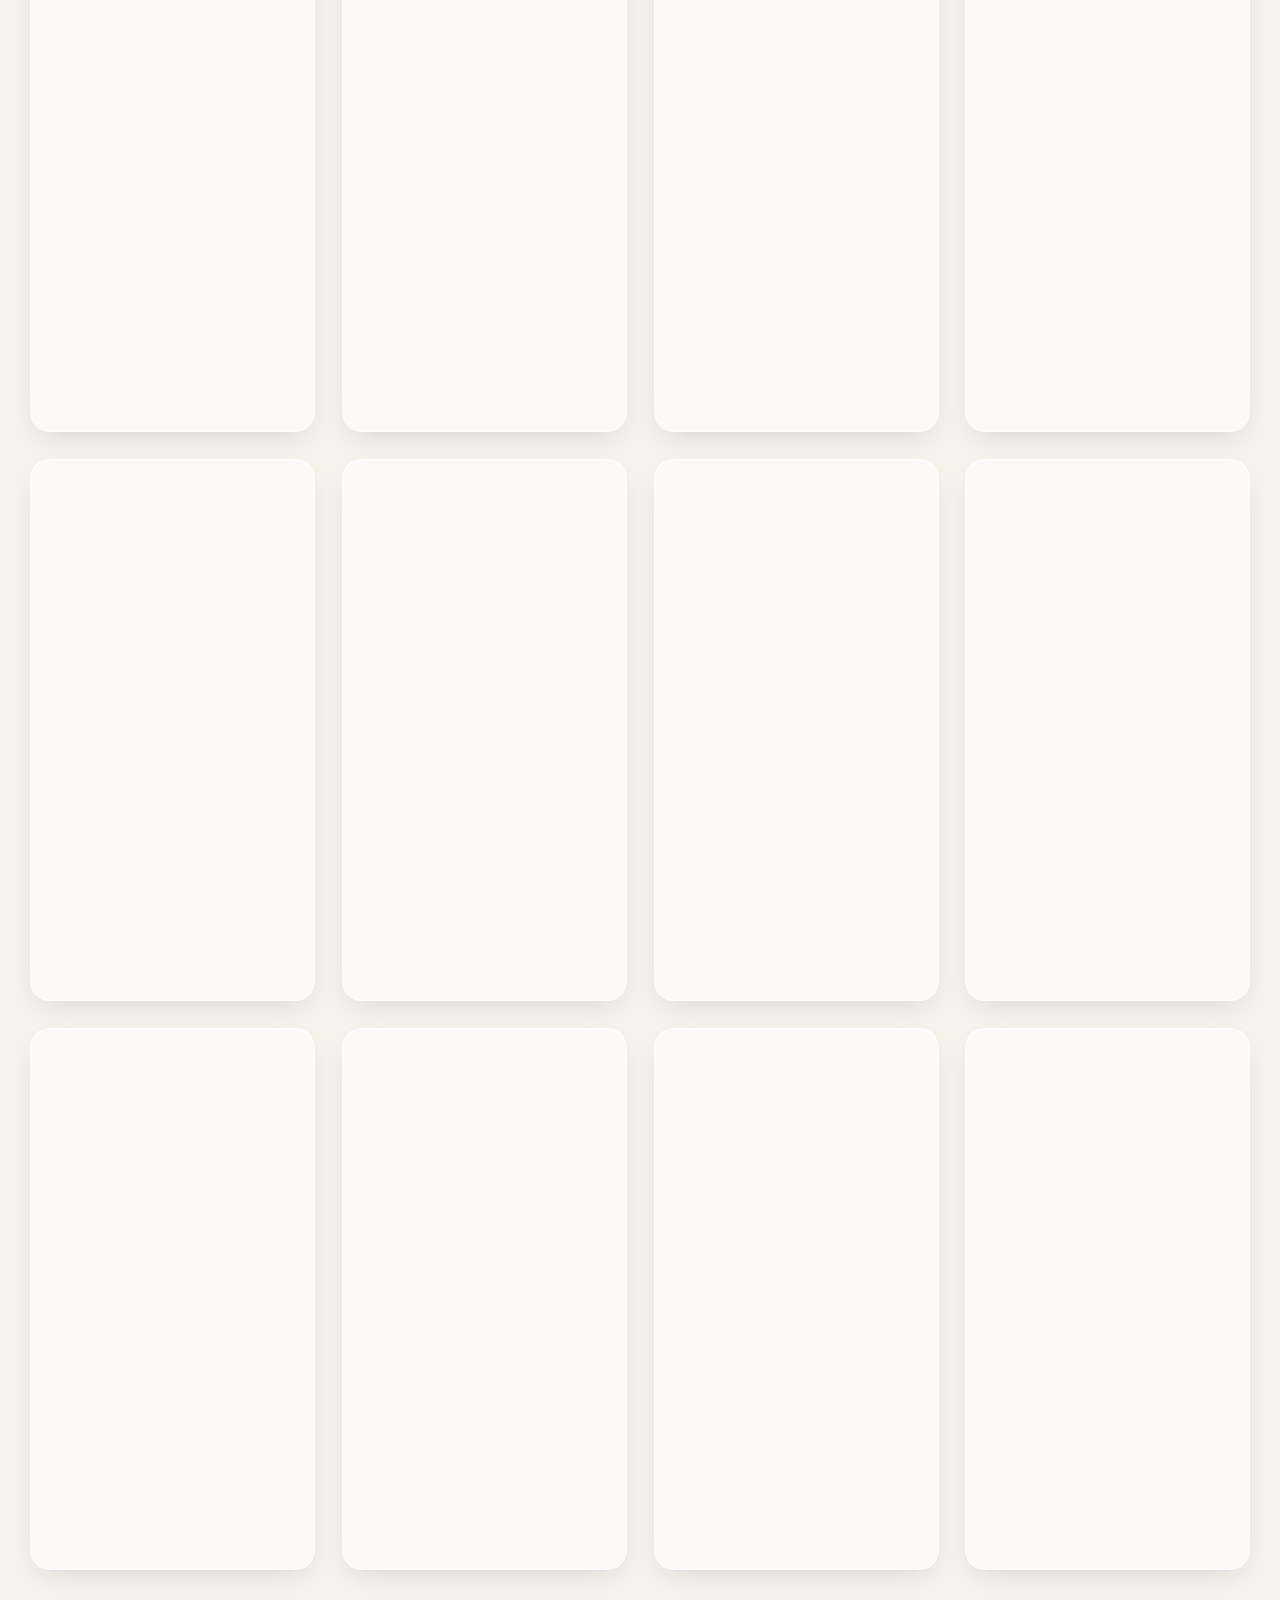
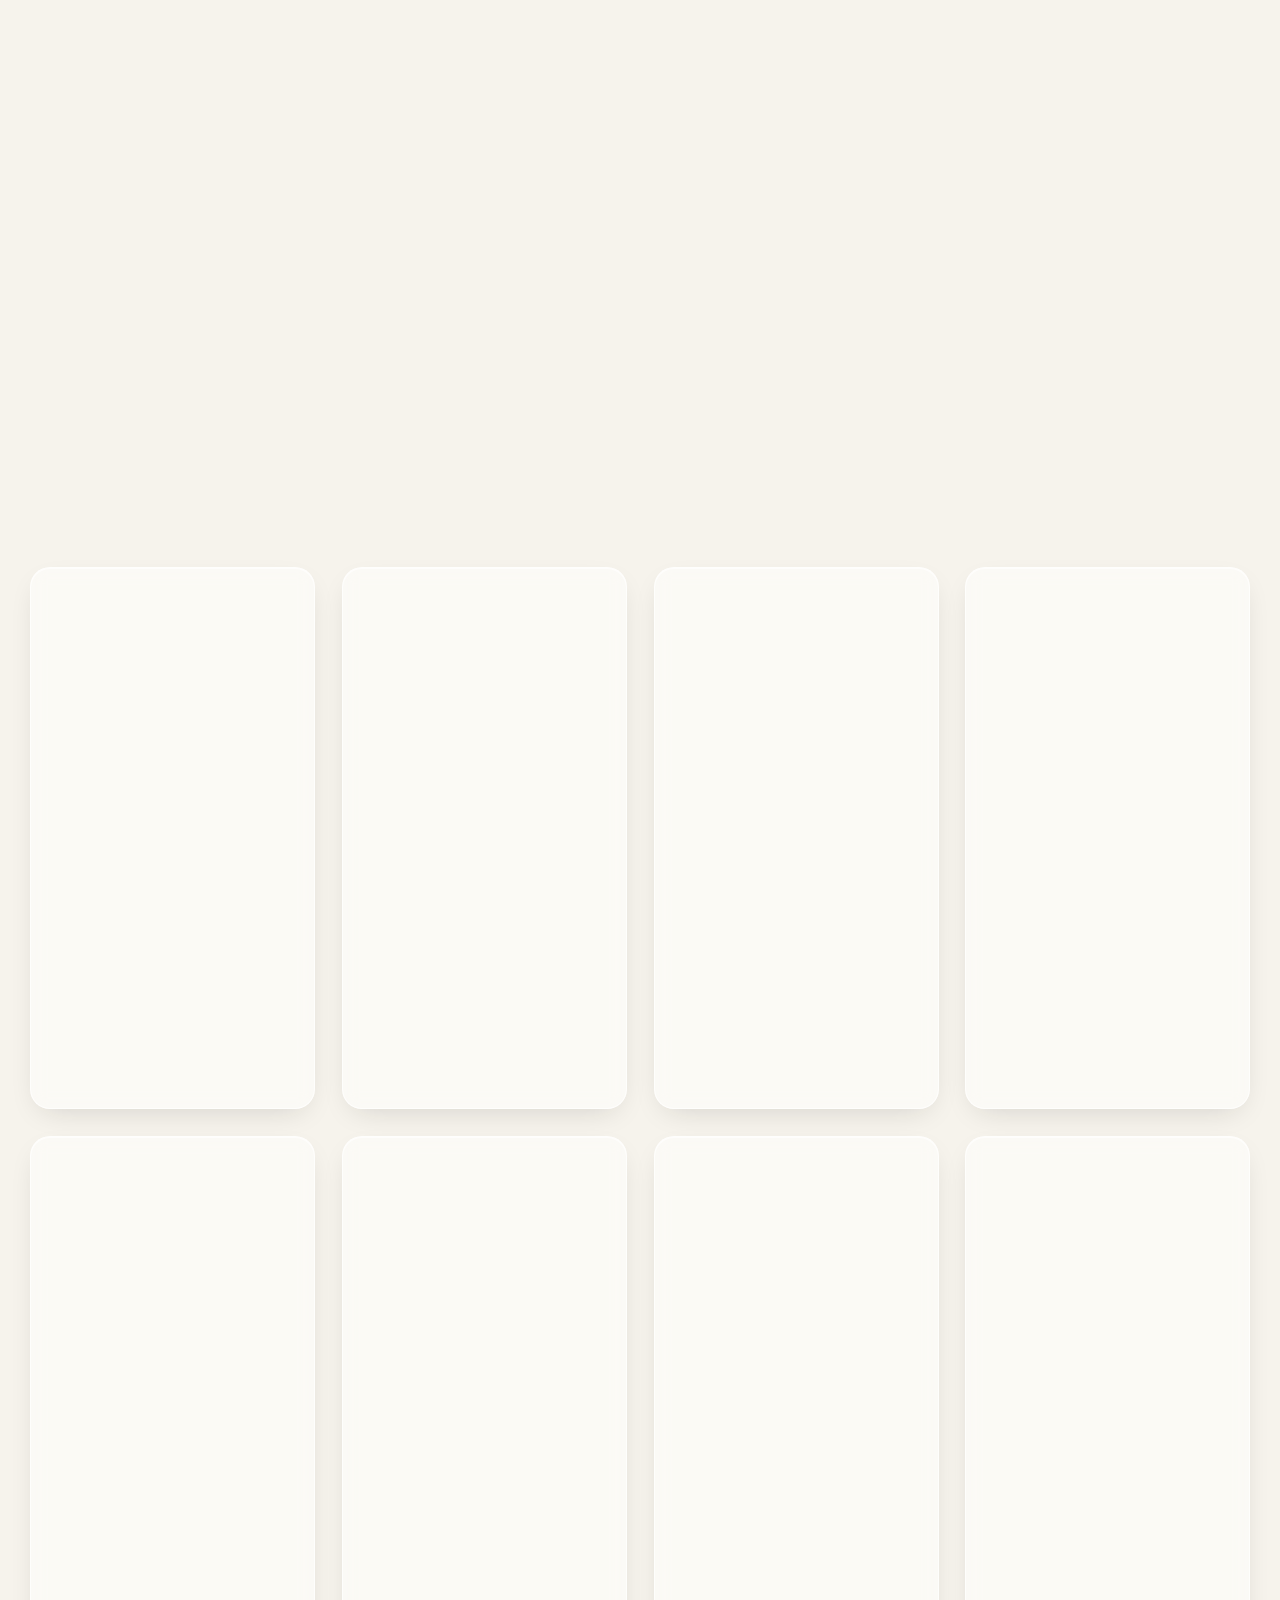
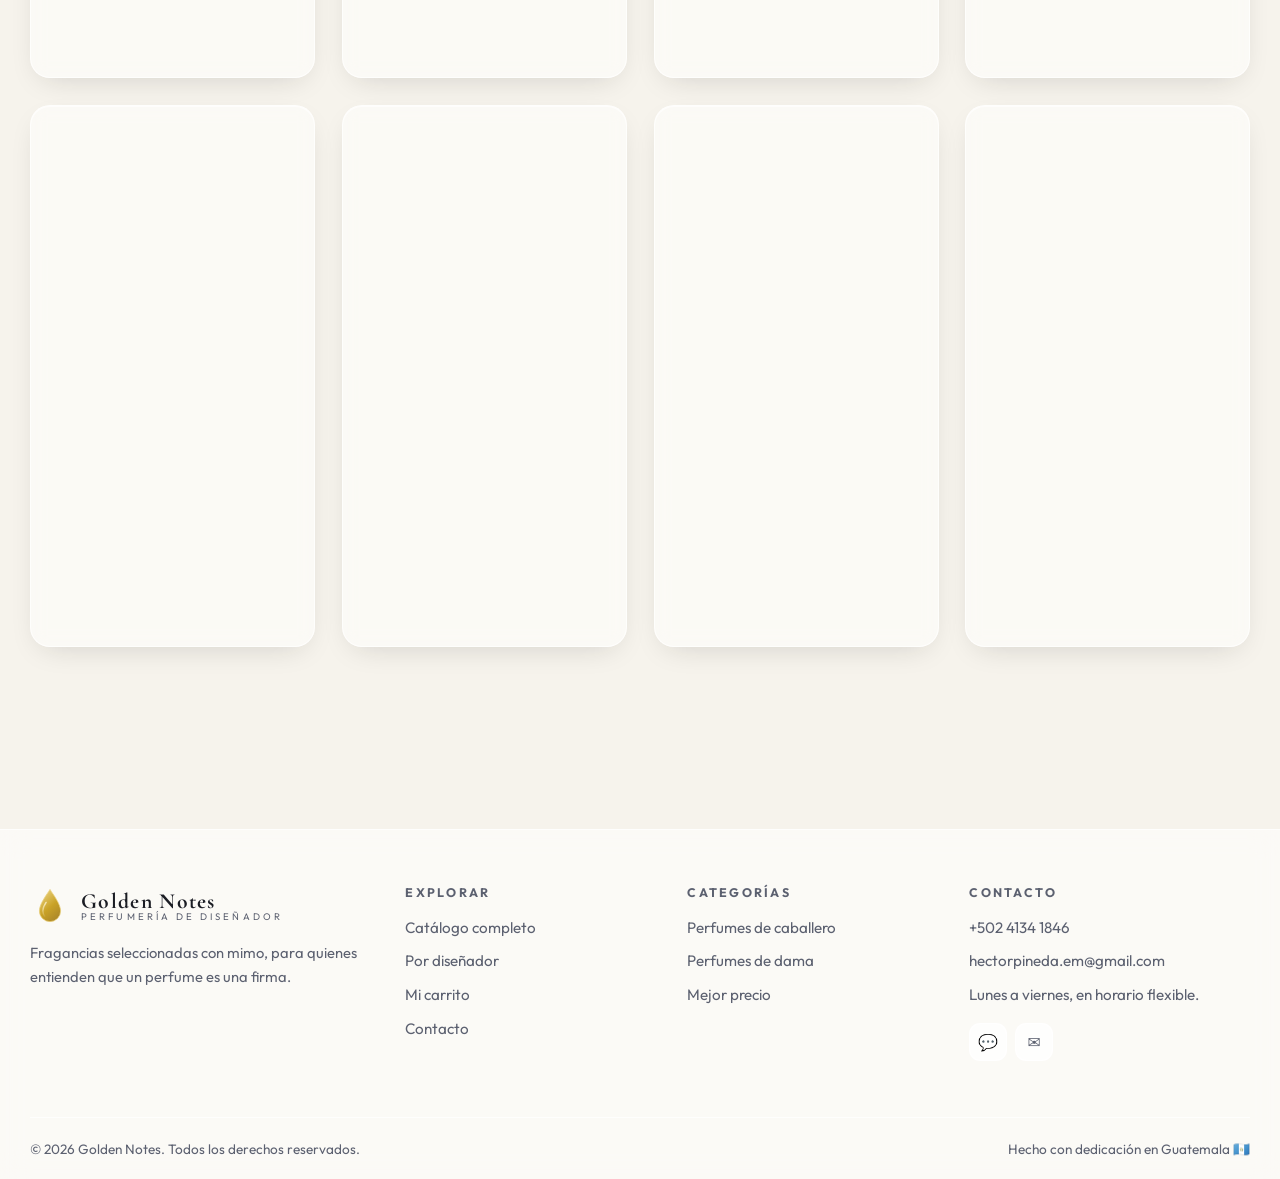
<file: paginas/catalogo.html>
<!DOCTYPE html>
<html lang="es" data-tema="claro">
<head>
  <meta charset="UTF-8">
  <meta name="viewport" content="width=device-width, initial-scale=1.0, viewport-fit=cover">
  <meta name="description" content="Catálogo completo de Golden Notes: perfumes de hombre y mujer con búsqueda, filtros por diseñador, familia olfativa y precios en quetzales.">
  <meta name="theme-color" content="#c9a227">
  <title>Catálogo — Golden Notes</title>
  <link rel="icon" type="image/svg+xml" href="../img/favicon.svg">
  <link href="../css/fuentes-locales.css" rel="stylesheet">
  <link rel="stylesheet" href="../css/base.css">
  <link rel="stylesheet" href="../css/componentes.css">
  <link rel="stylesheet" href="../css/layout.css">
  <link rel="stylesheet" href="../css/animaciones.css">
  <script src="../js/tema-init.js"></script>
</head>
<body>
  <div class="fondo-aurora" aria-hidden="true"><span></span></div>

  <!-- ===================== ENCABEZADO ===================== -->
  <header class="encabezado" data-encabezado>
    <div class="contenedor encabezado__interior">
      <a class="logo" href="../index.html" aria-label="Golden Notes — inicio">
        <img class="logo__marca" src="../img/favicon.svg" alt="" width="40" height="40">
        <span class="logo__texto">
          <span class="logo__nombre">Golden Notes</span>
          <span class="logo__lema">Perfumería de diseñador</span>
        </span>
      </a>

      <nav class="nav nav--escritorio" aria-label="Navegación principal">
        <ul class="nav__lista">
          <li><a class="nav__enlace" data-nav href="../index.html">Inicio</a></li>
          <li><a class="nav__enlace" data-nav href="catalogo.html">Catálogo</a></li>
          <li><a class="nav__enlace" data-nav href="disenador.html">Diseñadores</a></li>
          <li><a class="nav__enlace" data-nav href="origen-y-compra.html">Origen</a></li>
          <li><a class="nav__enlace" data-nav href="contacto.html">Contacto</a></li>
        </ul>
      </nav>

      <div class="acciones">
        <button class="btn btn--icono" type="button" data-tema-toggle aria-pressed="false" aria-label="Cambiar a modo oscuro">
          <span data-tema-icono aria-hidden="true">☾</span>
        </button>
        <a class="btn btn--icono enlace-carrito" href="carrito.html" aria-label="Ver carrito de compras">
          <span aria-hidden="true">🛒</span>
          <span class="contador-carrito" data-contador-carrito>0</span>
        </a>
        <button class="hamburguesa" type="button" data-hamburguesa aria-label="Abrir menú" aria-expanded="false">
          <span></span><span></span><span></span>
        </button>
      </div>
    </div>
  </header>

  <nav class="menu-movil" data-menu-movil aria-label="Menú móvil">
    <a class="nav__enlace" data-nav href="../index.html">Inicio</a>
    <a class="nav__enlace" data-nav href="catalogo.html">Catálogo</a>
    <a class="nav__enlace" data-nav href="disenador.html">Diseñadores</a>
    <a class="nav__enlace" data-nav href="origen-y-compra.html">Origen</a>
    <a class="nav__enlace" data-nav href="contacto.html">Contacto</a>
    <a class="nav__enlace" data-nav href="carrito.html">Carrito</a>
  </nav>

  <main>
    <header class="pagina-cabecera">
      <div class="contenedor">
        <span class="pagina-cabecera__ojo">Catálogo completo</span>
        <h1>Todas las fragancias</h1>
        <p>
          Busca por nombre o diseñador, filtra por género y familia olfativa,
          y abre cualquier perfume para ver su pirámide olfativa completa.
        </p>
      </div>
    </header>

    <section class="seccion" style="padding-top: 0;">
      <div class="contenedor">
        <!-- ---------------------- FILTROS ---------------------- -->
        <div class="filtros revelar">
          <div class="filtros__fila">
            <div class="buscador">
              <span class="buscador__icono" aria-hidden="true">🔍</span>
              <label class="solo-lectores" for="buscar">Buscar perfume</label>
              <input type="search" id="buscar" placeholder="Buscar por nombre, diseñador o nota…" autocomplete="off">
            </div>

            <div class="campo">
              <label class="campo__etiqueta" for="filtro-disenador">Diseñador</label>
              <select id="filtro-disenador"></select>
            </div>

            <div class="campo" style="flex: 1 1 170px;">
              <label class="campo__etiqueta" for="filtro-orden">Ordenar por</label>
              <select id="filtro-orden">
                <option value="nombre-asc">Nombre (A → Z)</option>
                <option value="nombre-desc">Nombre (Z → A)</option>
                <option value="precio-asc">Precio: menor a mayor</option>
                <option value="precio-desc">Precio: mayor a menor</option>
                <option value="disenador">Diseñador</option>
              </select>
            </div>
          </div>

          <div class="filtros__fila">
            <div class="chips" role="group" aria-label="Filtrar por género">
              <button type="button" class="chip activo" data-genero="">Todos</button>
              <button type="button" class="chip" data-genero="hombre">Caballero</button>
              <button type="button" class="chip" data-genero="mujer">Dama</button>
              <button type="button" class="chip" data-genero="unisex">Unisex</button>
            </div>

            <button type="button" class="chip" data-limpiar style="margin-left: auto;">↺ Limpiar filtros</button>
          </div>

          <div class="filtros__fila filtros__fila--familias" data-familias-contenedor>
            <button class="familias__toggle" type="button" data-toggle-familias aria-expanded="true" aria-controls="lista-familias">
              <span>Familias olfativas</span>
              <span class="familias__estado" data-resumen-familias>Ver opciones</span>
              <span class="familias__flecha" aria-hidden="true">⌄</span>
            </button>
            <div class="chips" id="lista-familias" role="group" aria-label="Filtrar por familia olfativa" data-familias></div>
          </div>
        </div>

        <!-- ---------------------- RESULTADOS ---------------------- -->
        <div class="resultados__info" style="margin-top: 1.8rem;">
          <span data-contador>0 fragancias encontradas</span>
          <a class="texto-suave" href="disenador.html" style="text-decoration: underline; text-underline-offset: 3px;">
            ¿Prefieres agruparlas por diseñador?
          </a>
        </div>

        <div class="rejilla-perfumes" data-rejilla-catalogo aria-live="polite"></div>
      </div>
    </section>
  </main>

  <!-- ===================== PIE ===================== -->
  <footer class="pie">
    <div class="contenedor">
      <div class="pie__interior">
        <div class="pie__marca">
          <a class="logo" href="../index.html">
            <img class="logo__marca" src="../img/favicon.svg" alt="" width="40" height="40">
            <span class="logo__texto">
              <span class="logo__nombre">Golden Notes</span>
              <span class="logo__lema">Perfumería de diseñador</span>
            </span>
          </a>
          <p>Fragancias seleccionadas con mimo, para quienes entienden que un perfume es una firma.</p>
        </div>

        <div>
          <h4>Explorar</h4>
          <ul class="pie__lista">
            <li><a href="catalogo.html">Catálogo completo</a></li>
            <li><a href="disenador.html">Por diseñador</a></li>
            <li><a href="carrito.html">Mi carrito</a></li>
            <li><a href="contacto.html">Contacto</a></li>
          </ul>
        </div>

        <div>
          <h4>Categorías</h4>
          <ul class="pie__lista">
            <li><a href="catalogo.html?genero=hombre">Perfumes de caballero</a></li>
            <li><a href="catalogo.html?genero=mujer">Perfumes de dama</a></li>
            <li><a href="catalogo.html?orden=precio-asc">Mejor precio</a></li>
          </ul>
        </div>

        <div>
          <h4>Contacto</h4>
          <ul class="pie__lista">
            <li><a href="tel:+50241341846">+502 4134 1846</a></li>
            <li><a href="mailto:hectorpineda.em@gmail.com">hectorpineda.em@gmail.com</a></li>
            <li><span>Lunes a viernes, en horario flexible.</span></li>
          </ul>
          <div class="pie__redes">
            <a class="pie__red" href="https://wa.me/50241341846" target="_blank" rel="noopener" aria-label="WhatsApp">💬</a>
            <a class="pie__red" href="mailto:hectorpineda.em@gmail.com" aria-label="Correo electrónico">✉</a>
          </div>
        </div>
      </div>

      <div class="pie__inferior">
        <span>© <span data-anio></span> Golden Notes. Todos los derechos reservados.</span>
        <span>Hecho con dedicación en Guatemala 🇬🇹</span>
      </div>
    </div>
  </footer>

  <script src="../js/datos.js" defer></script>
  <script src="../js/utilidades.js" defer></script>
  <script src="../js/carrito.js" defer></script>
  <script src="../js/tarjetas.js" defer></script>
  <script src="../js/modal-detalle.js" defer></script>
  <script src="../js/navegacion.js" defer></script>
  <script src="../js/catalogo.js" defer></script>
</body>
</html>
</file>
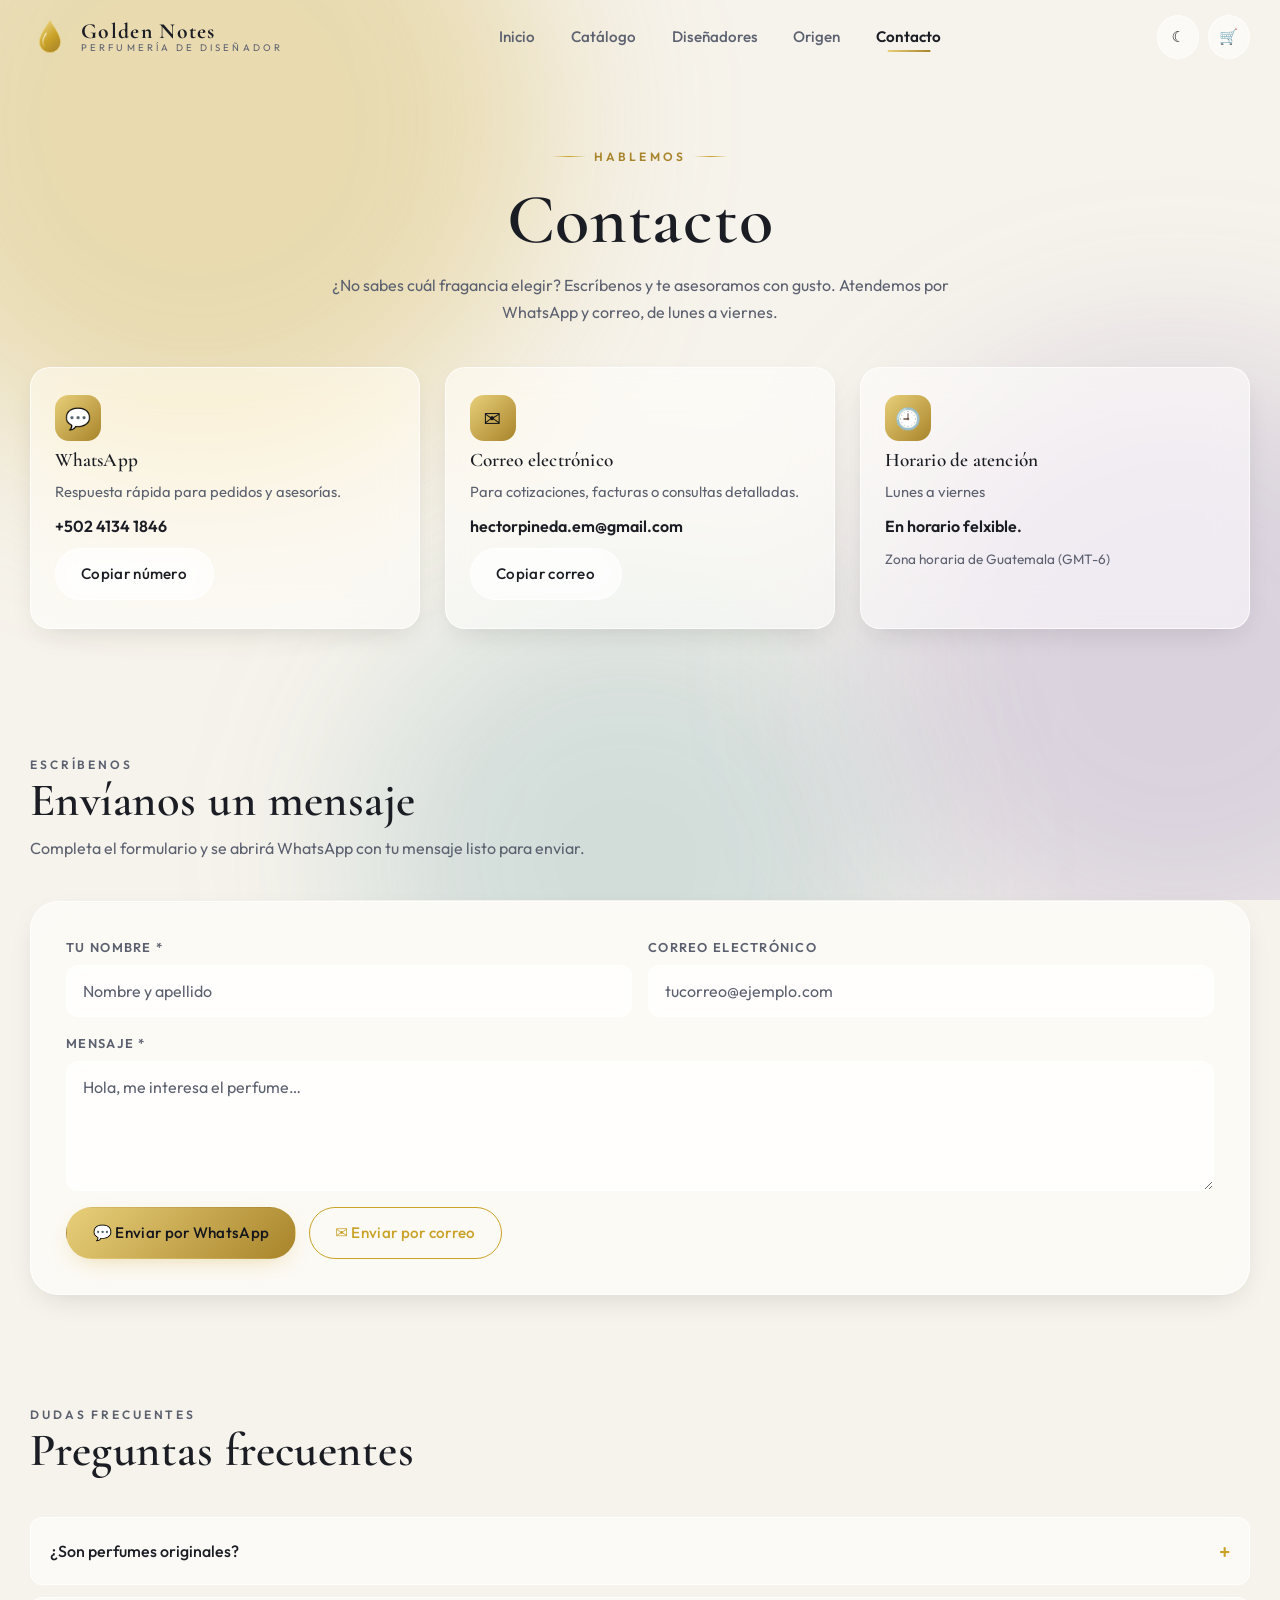
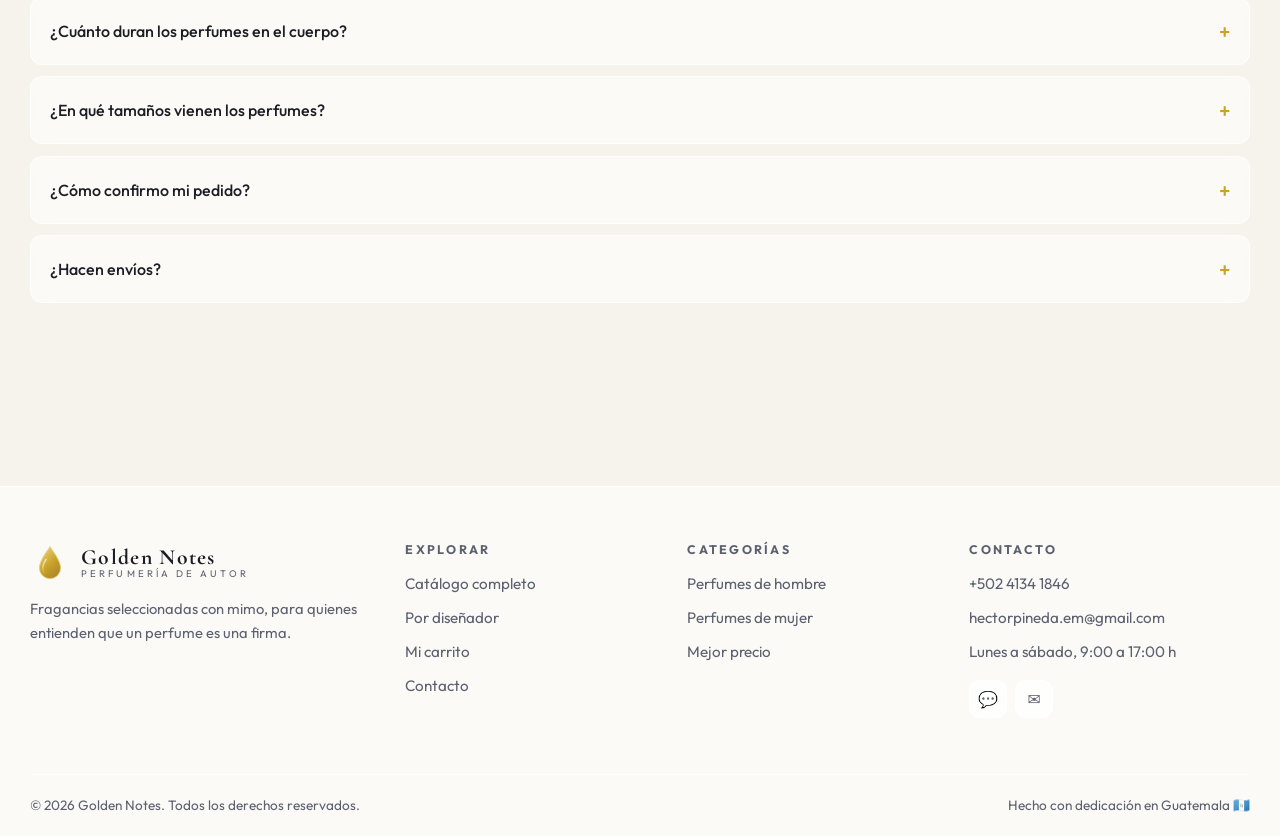
<file: paginas/contacto.html>
<!DOCTYPE html>
<html lang="es" data-tema="claro">
<head>
  <meta charset="UTF-8">
  <meta name="viewport" content="width=device-width, initial-scale=1.0, viewport-fit=cover">
  <meta name="description" content="Contacto Golden Notes: WhatsApp +502 4134 1846 y correo hectorpineda.em@gmail.com. Te asesoramos para encontrar tu fragancia perfecta.">
  <meta name="theme-color" content="#c9a227">
  <title>Contacto — Golden Notes</title>
  <link rel="icon" type="image/svg+xml" href="../img/favicon.svg">
  <link href="../css/fuentes-locales.css" rel="stylesheet">
  <link rel="stylesheet" href="../css/base.css">
  <link rel="stylesheet" href="../css/componentes.css">
  <link rel="stylesheet" href="../css/layout.css">
  <link rel="stylesheet" href="../css/animaciones.css">
  <script src="../js/tema-init.js"></script>
</head>
<body>
  <div class="fondo-aurora" aria-hidden="true"><span></span></div>

  <!-- ===================== ENCABEZADO ===================== -->
  <header class="encabezado" data-encabezado>
    <div class="contenedor encabezado__interior">
      <a class="logo" href="../index.html" aria-label="Golden Notes — inicio">
        <img class="logo__marca" src="../img/favicon.svg" alt="" width="40" height="40">
        <span class="logo__texto">
          <span class="logo__nombre">Golden Notes</span>
          <span class="logo__lema">Perfumería de diseñador</span>
        </span>
      </a>

      <nav class="nav nav--escritorio" aria-label="Navegación principal">
        <ul class="nav__lista">
          <li><a class="nav__enlace" data-nav href="../index.html">Inicio</a></li>
          <li><a class="nav__enlace" data-nav href="catalogo.html">Catálogo</a></li>
          <li><a class="nav__enlace" data-nav href="disenador.html">Diseñadores</a></li>
          <li><a class="nav__enlace" data-nav href="origen-y-compra.html">Origen</a></li>
          <li><a class="nav__enlace" data-nav href="contacto.html">Contacto</a></li>
        </ul>
      </nav>

      <div class="acciones">
        <button class="btn btn--icono" type="button" data-tema-toggle aria-pressed="false" aria-label="Cambiar a modo oscuro">
          <span data-tema-icono aria-hidden="true">☾</span>
        </button>
        <a class="btn btn--icono enlace-carrito" href="carrito.html" aria-label="Ver carrito de compras">
          <span aria-hidden="true">🛒</span>
          <span class="contador-carrito" data-contador-carrito>0</span>
        </a>
        <button class="hamburguesa" type="button" data-hamburguesa aria-label="Abrir menú" aria-expanded="false">
          <span></span><span></span><span></span>
        </button>
      </div>
    </div>
  </header>

  <nav class="menu-movil" data-menu-movil aria-label="Menú móvil">
    <a class="nav__enlace" data-nav href="../index.html">Inicio</a>
    <a class="nav__enlace" data-nav href="catalogo.html">Catálogo</a>
    <a class="nav__enlace" data-nav href="disenador.html">Diseñadores</a>
    <a class="nav__enlace" data-nav href="origen-y-compra.html">Origen</a>
    <a class="nav__enlace" data-nav href="contacto.html">Contacto</a>
    <a class="nav__enlace" data-nav href="carrito.html">Carrito</a>
  </nav>

  <main>
    <header class="pagina-cabecera">
      <div class="contenedor">
        <span class="pagina-cabecera__ojo">Hablemos</span>
        <h1>Contacto</h1>
        <p>
          ¿No sabes cuál fragancia elegir? Escríbenos y te asesoramos con gusto.
          Atendemos por WhatsApp y correo, de lunes a viernes.
        </p>
      </div>
    </header>

    <!-- ---------------- TARJETAS DE CONTACTO ---------------- -->
    <section class="seccion" style="padding-top: 0;">
      <div class="contenedor">
        <div class="contacto-rejilla">
          <div class="contacto-tarjeta revelar" style="--retardo:0s">
            <span class="contacto-tarjeta__icono" aria-hidden="true">💬</span>
            <h3>WhatsApp</h3>
            <p>Respuesta rápida para pedidos y asesorías.</p>
            <a class="contacto-tarjeta__valor" href="https://wa.me/50241341846" target="_blank" rel="noopener">+502 4134 1846</a>
            <button class="btn btn--fantasma" type="button" data-copiar="+502 4134 1846">Copiar número</button>
          </div>

          <div class="contacto-tarjeta revelar" style="--retardo:0.1s">
            <span class="contacto-tarjeta__icono" aria-hidden="true">✉</span>
            <h3>Correo electrónico</h3>
            <p>Para cotizaciones, facturas o consultas detalladas.</p>
            <a class="contacto-tarjeta__valor" href="mailto:hectorpineda.em@gmail.com">hectorpineda.em@gmail.com</a>
            <button class="btn btn--fantasma" type="button" data-copiar="hectorpineda.em@gmail.com">Copiar correo</button>
          </div>

          <div class="contacto-tarjeta revelar" style="--retardo:0.2s">
            <span class="contacto-tarjeta__icono" aria-hidden="true">🕘</span>
            <h3>Horario de atención</h3>
            <p>Lunes a viernes</p>
            <span class="contacto-tarjeta__valor">En horario felxible.</span>
            <span class="texto-suave" style="font-size:.85rem;">Zona horaria de Guatemala (GMT-6)</span>
          </div>
        </div>
      </div>
    </section>

    <!-- ---------------- FORMULARIO ---------------- -->
    <section class="seccion" style="padding-top: 1rem;">
      <div class="contenedor">
        <div class="seccion__cabecera revelar">
          <div>
            <p class="seccion__ojo">Escríbenos</p>
            <h2>Envíanos un mensaje</h2>
            <p>Completa el formulario y se abrirá WhatsApp con tu mensaje listo para enviar.</p>
          </div>
        </div>

        <form class="contacto-formulario revelar" data-formulario-contacto novalidate>
          <div class="campo">
            <label class="campo__etiqueta" for="nombre">Tu nombre *</label>
            <input type="text" id="nombre" name="nombre" placeholder="Nombre y apellido" autocomplete="name" required>
          </div>

          <div class="campo">
            <label class="campo__etiqueta" for="correo">Correo electrónico</label>
            <input type="email" id="correo" name="correo" placeholder="tucorreo@ejemplo.com" autocomplete="email">
          </div>

          <div class="campo contacto-formulario__completo">
            <label class="campo__etiqueta" for="mensaje">Mensaje *</label>
            <textarea id="mensaje" name="mensaje" placeholder="Hola, me interesa el perfume…" required></textarea>
          </div>

          <div class="contacto-formulario__completo" style="display: flex; gap: 0.8rem; flex-wrap: wrap;">
            <button class="btn btn--oro" type="submit">💬 Enviar por WhatsApp</button>
            <button class="btn btn--contorno" type="button" data-enviar-correo>✉ Enviar por correo</button>
          </div>
        </form>
      </div>
    </section>

    <!-- ---------------- PREGUNTAS FRECUENTES ---------------- -->
    <section class="seccion" style="padding-top: 0;">
      <div class="contenedor">
        <div class="seccion__cabecera revelar">
          <div>
            <p class="seccion__ojo">Dudas frecuentes</p>
            <h2>Preguntas frecuentes</h2>
          </div>
        </div>

        <div class="revelar">
          <details class="pregunta">
            <summary>¿Son perfumes originales?</summary>
            <p class="pregunta__respuesta">
              No. Son réplicas de los perfumes más famosos de los perfumistas más reconocidos en el mundo. 
              Te entregamos el mismo aroma en un frascos distinto.
            </p>
          </details>

          <details class="pregunta">
            <summary>¿Cuánto duran los perfumes en el cuerpo?</summary>
            <p class="pregunta__respuesta">
              Aproximadamente 12 horas. Sin embargo, esto es relativo, ya que el resultado puede variar en función de tu PH, actividad física y entorno.
            </p>
          </details>

          <details class="pregunta">
            <summary>¿En qué tamaños vienen los perfumes?</summary>
            <p class="pregunta__respuesta">
              Trabajamos con dos tamaños: 50 ml y 100 ml. Puedes elegirlo al ver el detalle
              del perfume y también cambiarlo dentro del carrito.
            </p>
          </details>

          <details class="pregunta">
            <summary>¿Cómo confirmo mi pedido?</summary>
            <p class="pregunta__respuesta">
              Una vez llenes tu carrito, puedes descargar la cotización en PDF y enviar el pedido
              directo por WhatsApp. Nosotros confirmamos disponibilidad y coordinamos la entrega.
            </p>
          </details>

          <details class="pregunta">
            <summary>¿Hacen envíos?</summary>
            <p class="pregunta__respuesta">
              Coordinamos entregas en Guatemala según tu ubicación. Escríbenos por WhatsApp
              al +502 4134 1846 y te indicamos las opciones disponibles.
            </p>
          </details>
        </div>
      </div>
    </section>
  </main>

  <!-- ===================== PIE ===================== -->
  <footer class="pie">
    <div class="contenedor">
      <div class="pie__interior">
        <div class="pie__marca">
          <a class="logo" href="../index.html">
            <img class="logo__marca" src="../img/favicon.svg" alt="" width="40" height="40">
            <span class="logo__texto">
              <span class="logo__nombre">Golden Notes</span>
              <span class="logo__lema">Perfumería de autor</span>
            </span>
          </a>
          <p>Fragancias seleccionadas con mimo, para quienes entienden que un perfume es una firma.</p>
        </div>

        <div>
          <h4>Explorar</h4>
          <ul class="pie__lista">
            <li><a href="catalogo.html">Catálogo completo</a></li>
            <li><a href="disenador.html">Por diseñador</a></li>
            <li><a href="carrito.html">Mi carrito</a></li>
            <li><a href="contacto.html">Contacto</a></li>
          </ul>
        </div>

        <div>
          <h4>Categorías</h4>
          <ul class="pie__lista">
            <li><a href="catalogo.html?genero=hombre">Perfumes de hombre</a></li>
            <li><a href="catalogo.html?genero=mujer">Perfumes de mujer</a></li>
            <li><a href="catalogo.html?orden=precio-asc">Mejor precio</a></li>
          </ul>
        </div>

        <div>
          <h4>Contacto</h4>
          <ul class="pie__lista">
            <li><a href="tel:+50241341846">+502 4134 1846</a></li>
            <li><a href="mailto:hectorpineda.em@gmail.com">hectorpineda.em@gmail.com</a></li>
            <li><span>Lunes a sábado, 9:00 a 17:00 h</span></li>
          </ul>
          <div class="pie__redes">
            <a class="pie__red" href="https://wa.me/50241341846" target="_blank" rel="noopener" aria-label="WhatsApp">💬</a>
            <a class="pie__red" href="mailto:hectorpineda.em@gmail.com" aria-label="Correo electrónico">✉</a>
          </div>
        </div>
      </div>

      <div class="pie__inferior">
        <span>© <span data-anio></span> Golden Notes. Todos los derechos reservados.</span>
        <span>Hecho con dedicación en Guatemala 🇬🇹</span>
      </div>
    </div>
  </footer>

  <script src="../js/datos.js" defer></script>
  <script src="../js/utilidades.js" defer></script>
  <script src="../js/carrito.js" defer></script>
  <script src="../js/tarjetas.js" defer></script>
  <script src="../js/modal-detalle.js" defer></script>
  <script src="../js/navegacion.js" defer></script>
  <script src="../js/contacto.js" defer></script>
</body>
</html>
</file>
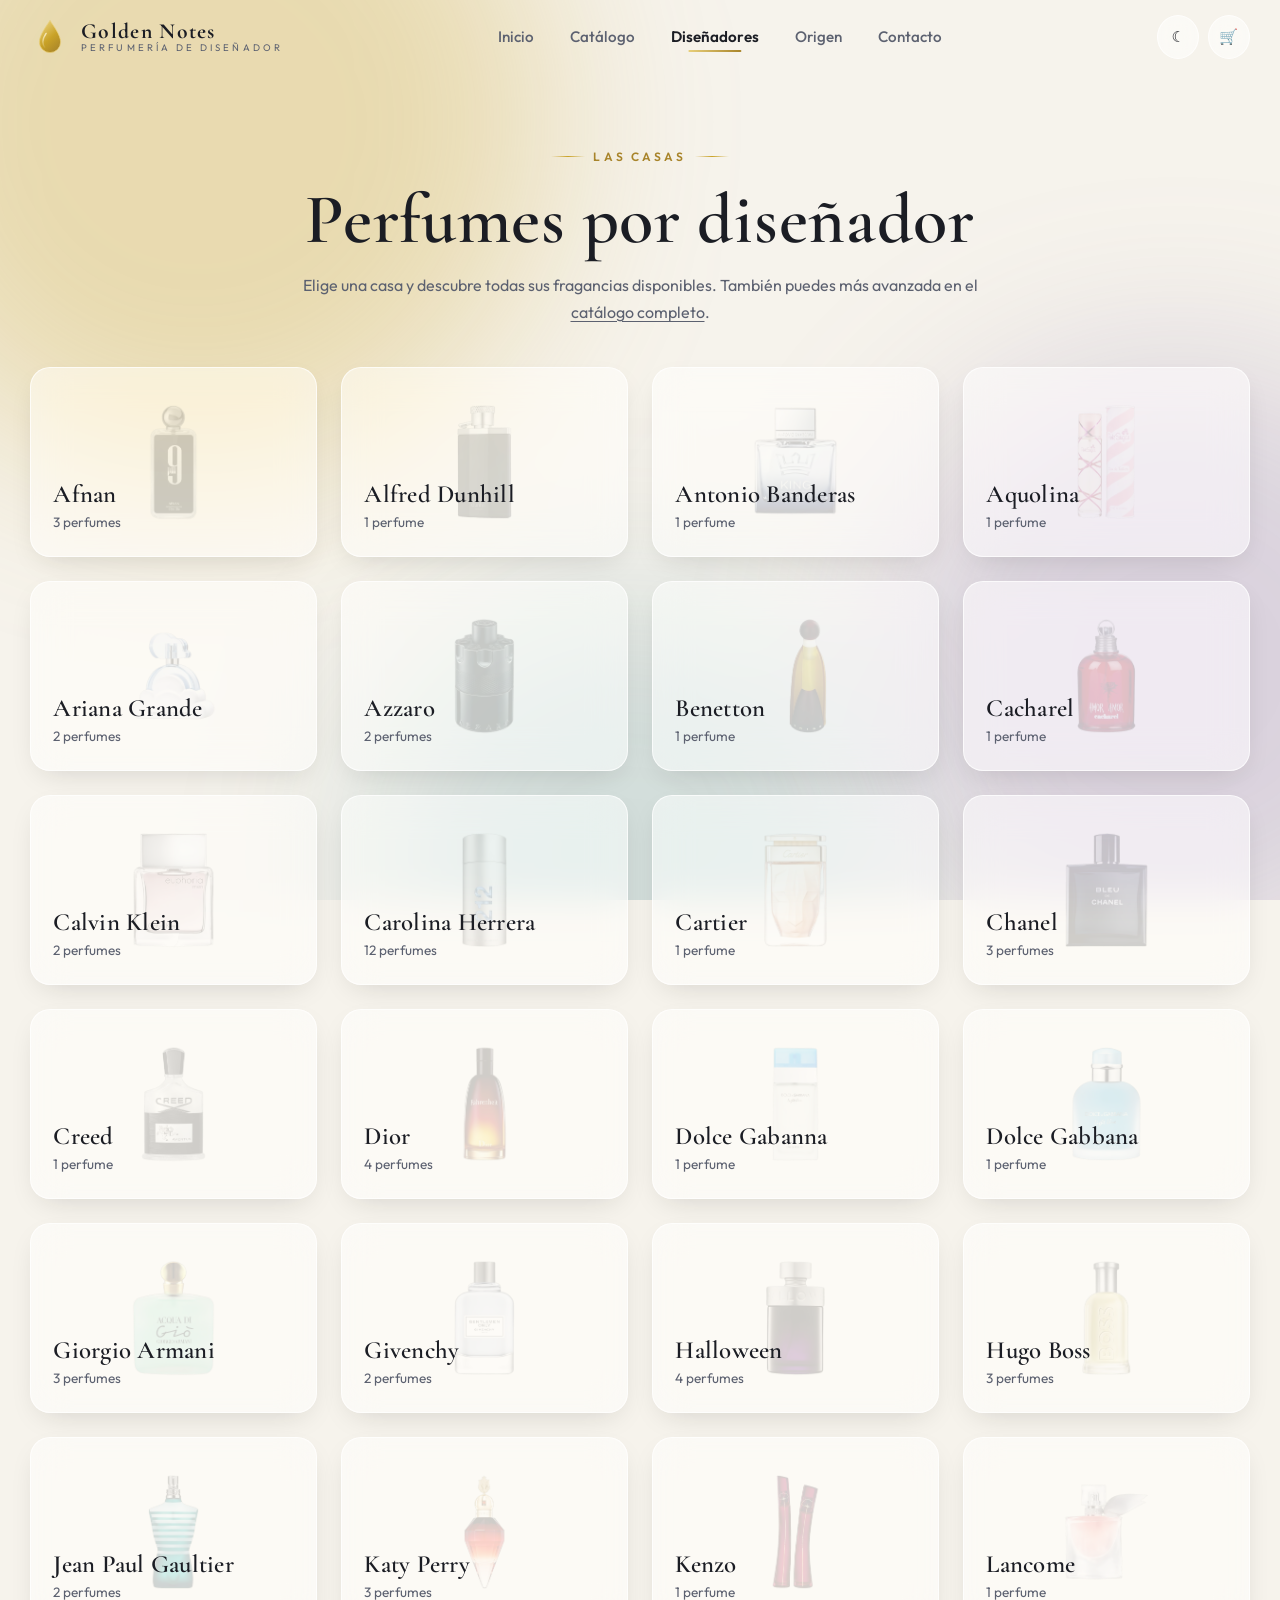
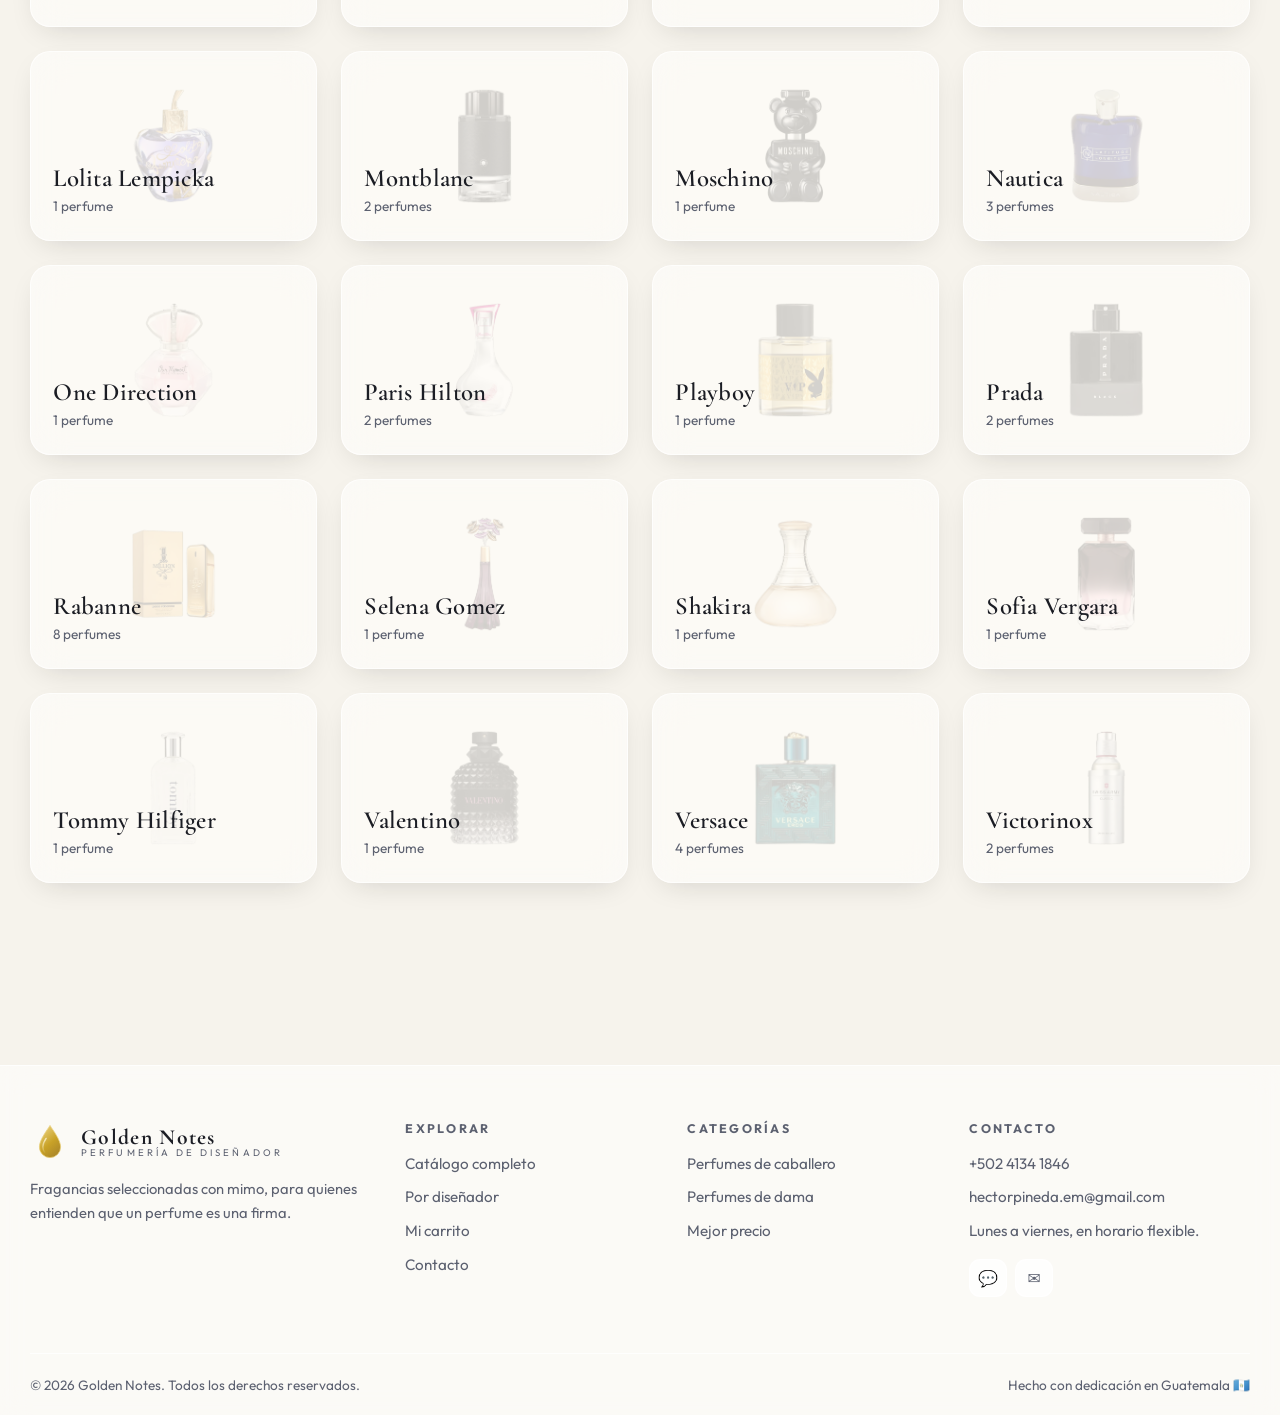
<file: paginas/disenador.html>
<!DOCTYPE html>
<html lang="es" data-tema="claro">
<head>
  <meta charset="UTF-8">
  <meta name="viewport" content="width=device-width, initial-scale=1.0, viewport-fit=cover">
  <meta name="description" content="Perfumes agrupados por diseñador en Golden Notes: Chanel, Dior, Versace, Carolina Herrera, Armani y todas las casas de nuestro catálogo.">
  <meta name="theme-color" content="#c9a227">
  <title>Perfumes por diseñador — Golden Notes</title>
  <link rel="icon" type="image/svg+xml" href="../img/favicon.svg">
  <link href="../css/fuentes-locales.css" rel="stylesheet">
  <link rel="stylesheet" href="../css/base.css">
  <link rel="stylesheet" href="../css/componentes.css">
  <link rel="stylesheet" href="../css/layout.css">
  <link rel="stylesheet" href="../css/animaciones.css">
  <script src="../js/tema-init.js"></script>
</head>
<body>
  <div class="fondo-aurora" aria-hidden="true"><span></span></div>

  <!-- ===================== ENCABEZADO ===================== -->
  <header class="encabezado" data-encabezado>
    <div class="contenedor encabezado__interior">
      <a class="logo" href="../index.html" aria-label="Golden Notes — inicio">
        <img class="logo__marca" src="../img/favicon.svg" alt="" width="40" height="40">
        <span class="logo__texto">
          <span class="logo__nombre">Golden Notes</span>
          <span class="logo__lema">Perfumería de diseñador</span>
        </span>
      </a>

      <nav class="nav nav--escritorio" aria-label="Navegación principal">
        <ul class="nav__lista">
          <li><a class="nav__enlace" data-nav href="../index.html">Inicio</a></li>
          <li><a class="nav__enlace" data-nav href="catalogo.html">Catálogo</a></li>
          <li><a class="nav__enlace" data-nav href="disenador.html">Diseñadores</a></li>
          <li><a class="nav__enlace" data-nav href="origen-y-compra.html">Origen</a></li>
          <li><a class="nav__enlace" data-nav href="contacto.html">Contacto</a></li>
        </ul>
      </nav>

      <div class="acciones">
        <button class="btn btn--icono" type="button" data-tema-toggle aria-pressed="false" aria-label="Cambiar a modo oscuro">
          <span data-tema-icono aria-hidden="true">☾</span>
        </button>
        <a class="btn btn--icono enlace-carrito" href="carrito.html" aria-label="Ver carrito de compras">
          <span aria-hidden="true">🛒</span>
          <span class="contador-carrito" data-contador-carrito>0</span>
        </a>
        <button class="hamburguesa" type="button" data-hamburguesa aria-label="Abrir menú" aria-expanded="false">
          <span></span><span></span><span></span>
        </button>
      </div>
    </div>
  </header>

  <nav class="menu-movil" data-menu-movil aria-label="Menú móvil">
    <a class="nav__enlace" data-nav href="../index.html">Inicio</a>
    <a class="nav__enlace" data-nav href="catalogo.html">Catálogo</a>
    <a class="nav__enlace" data-nav href="disenador.html">Diseñadores</a>
    <a class="nav__enlace" data-nav href="origen-y-compra.html">Origen</a>
    <a class="nav__enlace" data-nav href="contacto.html">Contacto</a>
    <a class="nav__enlace" data-nav href="carrito.html">Carrito</a>
  </nav>

  <main>
    <!-- ---------- ÍNDICE DE DISEÑADORES (sin ?d=) ---------- -->
    <section data-seccion-indice>
      <header class="pagina-cabecera">
        <div class="contenedor">
          <span class="pagina-cabecera__ojo">Las casas</span>
          <h1>Perfumes por diseñador</h1>
          <p>
            Elige una casa y descubre todas sus fragancias disponibles.
            También puedes más avanzada en el <a href="catalogo.html" style="text-decoration: underline; text-underline-offset: 3px;">catálogo completo</a>.
          </p>
        </div>
      </header>

      <div class="seccion" style="padding-top: 0;">
        <div class="contenedor">
          <div class="rejilla-disenadores" data-rejilla-disenadores></div>
        </div>
      </div>
    </section>

    <!-- ---------- PERFUMES DE UN DISEÑADOR (?d=slug) ---------- -->
    <section data-seccion-perfumes hidden>
      <header class="pagina-cabecera">
        <div class="contenedor">
          <span class="pagina-cabecera__ojo">Diseñador</span>
          <h1 data-nombre-disenador>Casa</h1>
          <p data-total-disenador>0 fragancias disponibles</p>
          <p style="margin-top: 1rem;">
            <a class="btn btn--contorno" href="disenador.html">← Todas las casas</a>
          </p>
        </div>
      </header>

      <div class="seccion" style="padding-top: 0;">
        <div class="contenedor">
          <div class="rejilla-perfumes" data-rejilla-perfumes></div>
        </div>
      </div>
    </section>
  </main>

  <!-- ===================== PIE ===================== -->
  <footer class="pie">
    <div class="contenedor">
      <div class="pie__interior">
        <div class="pie__marca">
          <a class="logo" href="../index.html">
            <img class="logo__marca" src="../img/favicon.svg" alt="" width="40" height="40">
            <span class="logo__texto">
              <span class="logo__nombre">Golden Notes</span>
              <span class="logo__lema">Perfumería de diseñador</span>
            </span>
          </a>
          <p>Fragancias seleccionadas con mimo, para quienes entienden que un perfume es una firma.</p>
        </div>

        <div>
          <h4>Explorar</h4>
          <ul class="pie__lista">
            <li><a href="catalogo.html">Catálogo completo</a></li>
            <li><a href="disenador.html">Por diseñador</a></li>
            <li><a href="carrito.html">Mi carrito</a></li>
            <li><a href="contacto.html">Contacto</a></li>
          </ul>
        </div>

        <div>
          <h4>Categorías</h4>
          <ul class="pie__lista">
            <li><a href="catalogo.html?genero=hombre">Perfumes de caballero</a></li>
            <li><a href="catalogo.html?genero=mujer">Perfumes de dama</a></li>
            <li><a href="catalogo.html?orden=precio-asc">Mejor precio</a></li>
          </ul>
        </div>

        <div>
          <h4>Contacto</h4>
          <ul class="pie__lista">
            <li><a href="tel:+50241341846">+502 4134 1846</a></li>
            <li><a href="mailto:hectorpineda.em@gmail.com">hectorpineda.em@gmail.com</a></li>
            <li><span>Lunes a viernes, en horario flexible.</span></li>
          </ul>
          <div class="pie__redes">
            <a class="pie__red" href="https://wa.me/50241341846" target="_blank" rel="noopener" aria-label="WhatsApp">💬</a>
            <a class="pie__red" href="mailto:hectorpineda.em@gmail.com" aria-label="Correo electrónico">✉</a>
          </div>
        </div>
      </div>

      <div class="pie__inferior">
        <span>© <span data-anio></span> Golden Notes. Todos los derechos reservados.</span>
        <span>Hecho con dedicación en Guatemala 🇬🇹</span>
      </div>
    </div>
  </footer>

  <script src="../js/datos.js" defer></script>
  <script src="../js/utilidades.js" defer></script>
  <script src="../js/carrito.js" defer></script>
  <script src="../js/tarjetas.js" defer></script>
  <script src="../js/modal-detalle.js" defer></script>
  <script src="../js/navegacion.js" defer></script>
  <script src="../js/disenador.js" defer></script>
</body>
</html>
</file>
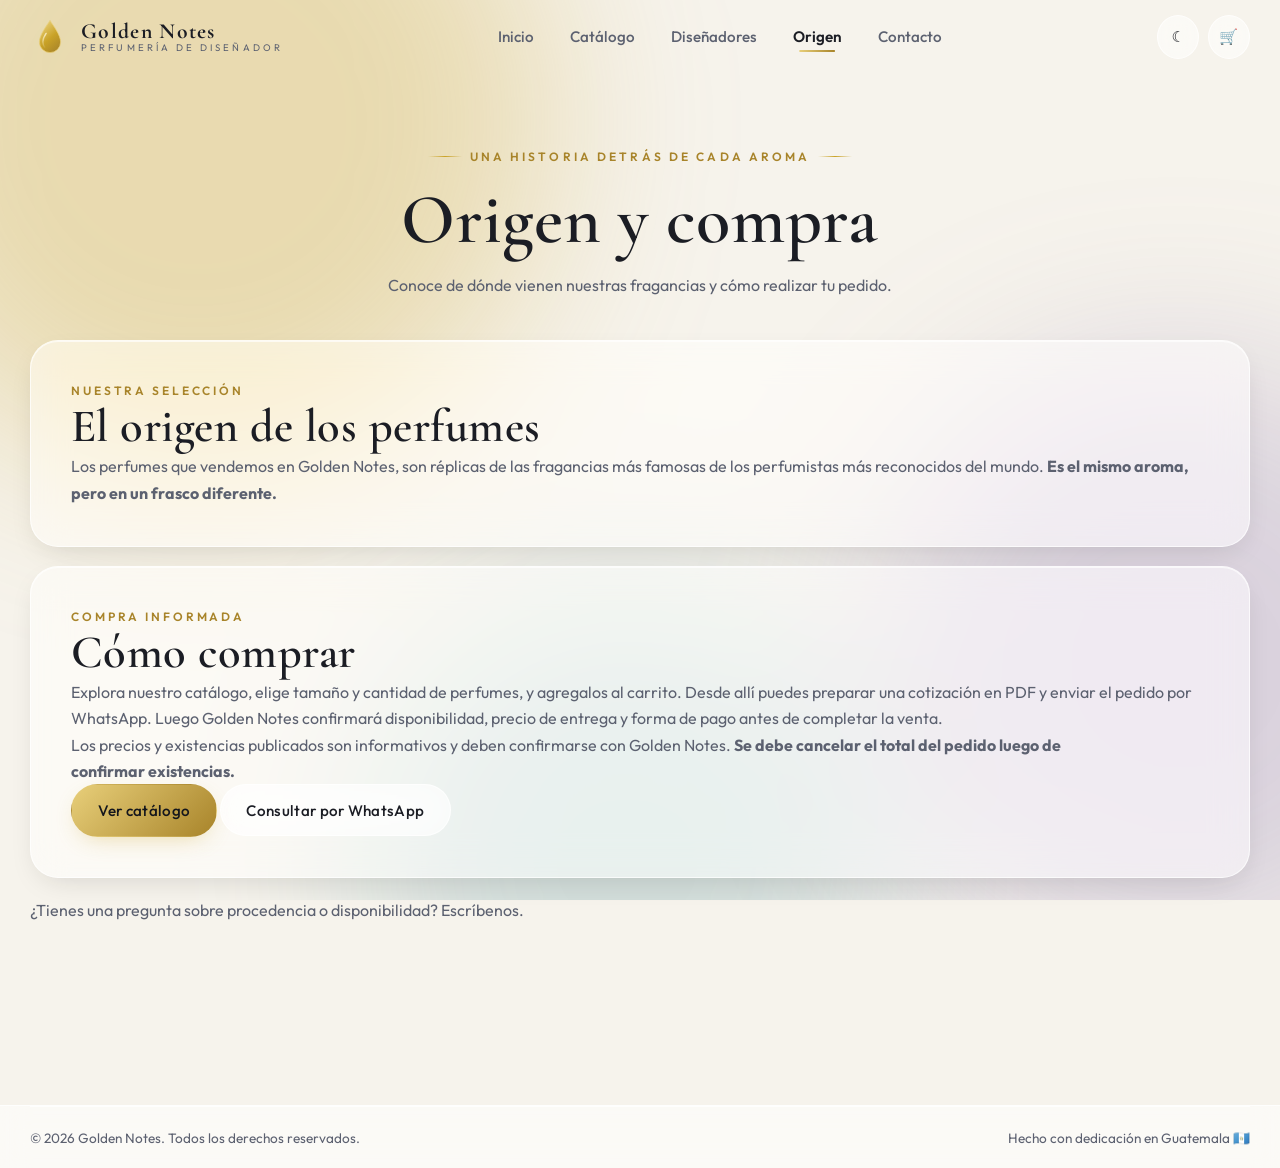
<file: paginas/origen-y-compra.html>
<!DOCTYPE html>
<html lang="es" data-tema="claro">
<head>
  <meta charset="UTF-8">
  <meta name="viewport" content="width=device-width, initial-scale=1.0, viewport-fit=cover">
  <meta name="description" content="Conoce el origen de los perfumes de Golden Notes y cómo comprar de forma sencilla en Guatemala.">
  <meta name="theme-color" content="#c9a227">
  <title>Origen — Golden Notes</title>
  <link rel="icon" type="image/svg+xml" href="../img/favicon.svg">
  <link href="../css/fuentes-locales.css" rel="stylesheet">
  <link rel="stylesheet" href="../css/base.css">
  <link rel="stylesheet" href="../css/componentes.css">
  <link rel="stylesheet" href="../css/layout.css">
  <link rel="stylesheet" href="../css/animaciones.css">
  <script src="../js/tema-init.js"></script>
</head>
<body>
  <div class="fondo-aurora" aria-hidden="true"><span></span></div>
  <header class="encabezado" data-encabezado>
    <div class="contenedor encabezado__interior">
      <a class="logo" href="../index.html" aria-label="Golden Notes — inicio"><img class="logo__marca" src="../img/favicon.svg" alt="" width="40" height="40"><span class="logo__texto"><span class="logo__nombre">Golden Notes</span><span class="logo__lema">Perfumería de diseñador</span></span></a>
      <nav class="nav nav--escritorio" aria-label="Navegación principal"><ul class="nav__lista">
        <li><a class="nav__enlace" data-nav href="../index.html">Inicio</a></li>
        <li><a class="nav__enlace" data-nav href="catalogo.html">Catálogo</a></li>
        <li><a class="nav__enlace" data-nav href="disenador.html">Diseñadores</a></li>
        <li><a class="nav__enlace" data-nav href="origen-y-compra.html">Origen</a></li>
        <li><a class="nav__enlace" data-nav href="contacto.html">Contacto</a></li>
      </ul></nav>
      <div class="acciones">
        <button class="btn btn--icono" type="button" data-tema-toggle aria-pressed="false" aria-label="Cambiar a modo oscuro"><span data-tema-icono aria-hidden="true">☾</span></button>
        <a class="btn btn--icono enlace-carrito" href="carrito.html" aria-label="Ver carrito de compras"><span aria-hidden="true">🛒</span><span class="contador-carrito" data-contador-carrito>0</span></a>
        <button class="hamburguesa" type="button" data-hamburguesa aria-label="Abrir menú" aria-expanded="false"><span></span><span></span><span></span></button>
      </div>
    </div>
  </header>
  <nav class="menu-movil" data-menu-movil aria-label="Menú móvil">
    <a class="nav__enlace" data-nav href="../index.html">Inicio</a><a class="nav__enlace" data-nav href="catalogo.html">Catálogo</a>
    <a class="nav__enlace" data-nav href="disenador.html">Diseñadores</a><a class="nav__enlace" data-nav href="origen-y-compra.html">Origen</a>
    <a class="nav__enlace" data-nav href="contacto.html">Contacto</a><a class="nav__enlace" data-nav href="carrito.html">Carrito</a>
  </nav>
  <main>
    <header class="pagina-cabecera"><div class="contenedor"><span class="pagina-cabecera__ojo">Una historia detrás de cada aroma</span><h1>Origen y compra</h1><p>Conoce de dónde vienen nuestras fragancias y cómo realizar tu pedido.</p></div></header>
    <section class="seccion" style="padding-top:0"><div class="contenedor">
      <article class="cristal revelar" style="padding:clamp(1.4rem,4vw,2.5rem);border-radius:var(--radio-grande);margin-bottom:1.2rem">
        <p class="seccion__ojo">Nuestra selección</p><h2>El origen de los perfumes</h2>
        <p class="texto-suave">Los perfumes que vendemos en Golden Notes, son réplicas de las fragancias más famosas de los perfumistas más reconocidos del mundo. <strong>Es el mismo aroma, pero en un frasco diferente.</strong></p>
      </article>
      <article class="cristal revelar" style="padding:clamp(1.4rem,4vw,2.5rem);border-radius:var(--radio-grande);margin-bottom:1.2rem">
        <p class="seccion__ojo">Compra informada</p><h2>Cómo comprar</h2>
        <p class="texto-suave">Explora nuestro catálogo, elige tamaño y cantidad de perfumes, y agregalos al carrito. Desde allí puedes preparar una cotización en PDF y enviar el pedido por WhatsApp. Luego Golden Notes confirmará disponibilidad, precio de entrega y forma de pago antes de completar la venta.</p>
        <p class="texto-suave">Los precios y existencias publicados son informativos y deben confirmarse con Golden Notes. <strong>Se debe cancelar el total del pedido luego de confirmar existencias.</strong></p>
        <a class="btn btn--oro" href="catalogo.html">Ver catálogo</a> <a class="btn btn--fantasma" href="contacto.html">Consultar por WhatsApp</a>
      </article>
      <p class="texto-suave">¿Tienes una pregunta sobre procedencia o disponibilidad? <a href="contacto.html">Escríbenos</a>.</p>
    </div></section>
  </main>
  <footer class="pie"><div class="contenedor"><div class="pie__inferior"><span>© <span data-anio></span> Golden Notes. Todos los derechos reservados.</span><span>Hecho con dedicación en Guatemala 🇬🇹</span></div></div></footer>
  <script src="../js/datos.js" defer></script><script src="../js/utilidades.js" defer></script><script src="../js/carrito.js" defer></script><script src="../js/tarjetas.js" defer></script><script src="../js/navegacion.js" defer></script>
</body>
</html>
</file>
<file: css/fuentes-locales.css>
/* Fuentes incluidas en el proyecto: el sitio no consulta Google Fonts. */
@font-face {
  font-family: "Outfit";
  src: url("../assets/fonts/Outfit-Variable.ttf") format("truetype");
  font-style: normal;
  font-weight: 300 700;
  font-display: swap;
}

@font-face {
  font-family: "Cormorant Garamond";
  src: url("../assets/fonts/CormorantGaramond-Variable.ttf") format("truetype");
  font-style: normal;
  font-weight: 500 700;
  font-display: swap;
}

@font-face {
  font-family: "Cormorant Garamond";
  src: url("../assets/fonts/CormorantGaramond-Italic-Variable.ttf") format("truetype");
  font-style: italic;
  font-weight: 500;
  font-display: swap;
}
</file>
<file: css/base.css>
/* ==========================================================================
   Golden Notes — base.css
   Variables del sistema de diseño, reinicio de estilos y tipografía.
   Los colores del modo oscuro se activan con [data-tema="oscuro"].
   ========================================================================== */

:root {
  /* Marca */
  --oro: #c9a227;
  --oro-claro: #e8cf7a;
  --oro-intenso: #a8842a;
  --oro-brillo: rgba(201, 162, 39, 0.45);

  /* Fondos (modo claro) */
  --fondo: #f6f3ec;
  --fondo-alt: #ece7db;
  --mancha-1: rgba(201, 162, 39, 0.30);
  --mancha-2: rgba(120, 96, 168, 0.22);
  --mancha-3: rgba(52, 120, 140, 0.18);

  /* Cristal (liquid glass) */
  --cristal: rgba(255, 255, 255, 0.55);
  --cristal-fuerte: rgba(255, 255, 255, 0.78);
  --cristal-borde: rgba(255, 255, 255, 0.70);
  --cristal-sombra: rgba(28, 26, 20, 0.10);
  --brillo: rgba(255, 255, 255, 0.65);
  --desenfoque: saturate(160%) blur(18px);

  /* Texto */
  --texto: #1b1d24;
  --texto-suave: #5c6170;
  --texto-invertido: #fdfcf9;

  /* Otros */
  --radio: 20px;
  --radio-pequeno: 12px;
  --radio-grande: 28px;
  --transicion: 0.35s cubic-bezier(0.22, 1, 0.36, 1);
  --sombra-suave: 0 10px 30px -12px rgba(28, 26, 20, 0.18);
  --sombra-elevada: 0 24px 60px -20px rgba(28, 26, 20, 0.28);
  --ancho: 1220px;
  --altura-header: 74px;
  --altura-header-segura: calc(var(--altura-header) + env(safe-area-inset-top, 0px));
}

[data-tema="oscuro"] {
  color-scheme: dark;
  --fondo: #0a0c11;
  --fondo-alt: #10131a;
  --mancha-1: rgba(201, 162, 39, 0.22);
  --mancha-2: rgba(126, 96, 190, 0.20);
  --mancha-3: rgba(46, 138, 160, 0.16);

  --cristal: rgba(20, 24, 33, 0.55);
  --cristal-fuerte: rgba(24, 29, 39, 0.80);
  --cristal-borde: rgba(255, 255, 255, 0.10);
  --cristal-sombra: rgba(0, 0, 0, 0.45);
  --brillo: rgba(255, 255, 255, 0.14);
  --desenfoque: saturate(150%) blur(20px);

  --texto: #f3f4f8;
  --texto-suave: #a3aab9;

  --sombra-suave: 0 10px 30px -12px rgba(0, 0, 0, 0.55);
  --sombra-elevada: 0 24px 60px -20px rgba(0, 0, 0, 0.70);
}

:root,
[data-tema="claro"] {
  color-scheme: light;
}

/* ------------------------------- Reinicio -------------------------------- */

*,
*::before,
*::after {
  box-sizing: border-box;
  margin: 0;
  padding: 0;
}

html {
  scroll-behavior: smooth;
  scroll-padding-top: calc(var(--altura-header-segura) + 20px);
  -webkit-text-size-adjust: 100%;
}

html.gn-motion-ready .revelar:not(.es-visible) {
  opacity: 0;
  transform: translate3d(0, 14px, 0);
}

body {
  min-height: 100vh;
  padding-inline: env(safe-area-inset-left) env(safe-area-inset-right);
  font-family: "Outfit", "Segoe UI", system-ui, -apple-system, sans-serif;
  font-weight: 400;
  font-size: 1rem;
  line-height: 1.65;
  color: var(--texto);
  background: var(--fondo);
  overflow-x: hidden;
  transition: background-color var(--transicion), color var(--transicion);
}

img,
svg,
video {
  display: block;
  max-width: 100%;
}

button,
input,
select,
textarea {
  font: inherit;
  color: inherit;
}

button {
  cursor: pointer;
  background: none;
  border: 0;
}

a {
  color: inherit;
  text-decoration: none;
}

ul,
ol {
  list-style: none;
}

/* ------------------------------ Tipografía ------------------------------- */

h1,
h2,
h3,
h4 {
  font-family: "Cormorant Garamond", Georgia, "Times New Roman", serif;
  font-weight: 600;
  line-height: 1.12;
  letter-spacing: 0.01em;
}

h1 { font-size: clamp(2.5rem, 6vw, 4.4rem); }
h2 { font-size: clamp(1.9rem, 4vw, 2.9rem); }
h3 { font-size: clamp(1.25rem, 2.4vw, 1.6rem); }

p { text-wrap: pretty; }

.texto-suave { color: var(--texto-suave); }
.texto-oro { color: var(--oro); }

/* ------------------------------ Utilidades ------------------------------- */

.solo-lectores {
  position: absolute;
  width: 1px;
  height: 1px;
  margin: -1px;
  padding: 0;
  overflow: hidden;
  clip: rect(0 0 0 0);
  white-space: nowrap;
  border: 0;
}

.contenedor {
  width: min(100% - 2.5rem, var(--ancho));
  margin-inline: auto;
}

.seccion {
  padding-block: clamp(3.5rem, 8vw, 6.5rem);
}

:focus-visible {
  outline: 2px solid var(--oro);
  outline-offset: 3px;
  border-radius: 6px;
}

::selection {
  background: var(--oro);
  color: #14161c;
}

/* Barra de desplazamiento */
* {
  scrollbar-width: thin;
  scrollbar-color: var(--oro) transparent;
}

::-webkit-scrollbar {
  width: 10px;
  height: 10px;
}

::-webkit-scrollbar-thumb {
  background: linear-gradient(var(--oro-claro), var(--oro-intenso));
  border-radius: 99px;
  border: 2px solid transparent;
  background-clip: padding-box;
}

::-webkit-scrollbar-track {
  background: transparent;
}
</file>
<file: css/componentes.css>
/* ==========================================================================
   Golden Notes — componentes.css
   Botones, tarjetas de perfume, filtros, modal de detalle, pirámide olfativa,
   formularios, tabla del carrito, notificaciones y demás piezas reutilizables.
   ========================================================================== */

/* --------------------------------- Cristal -------------------------------- */

.cristal {
  background: var(--cristal);
  border: 1px solid var(--cristal-borde);
  box-shadow: var(--sombra-suave), inset 0 1px 0 var(--brillo);
  -webkit-backdrop-filter: var(--desenfoque);
  backdrop-filter: var(--desenfoque);
  transition: background-color var(--transicion), border-color var(--transicion),
    box-shadow var(--transicion), transform var(--transicion);
}

/* --------------------------------- Botones -------------------------------- */

.btn {
  --btn-fondo: var(--oro);
  --btn-texto: #14161c;
  display: inline-flex;
  min-height: 44px;
  align-items: center;
  justify-content: center;
  gap: 0.55rem;
  padding: 0.78rem 1.6rem;
  border: 1px solid transparent;
  border-radius: 99px;
  font-size: 0.95rem;
  font-weight: 500;
  letter-spacing: 0.02em;
  white-space: nowrap;
  position: relative;
  overflow: hidden;
  transition: transform var(--transicion), box-shadow var(--transicion),
    background-color var(--transicion), color var(--transicion),
    border-color var(--transicion);
}

.btn::after {
  content: "";
  position: absolute;
  inset: 0;
  background: linear-gradient(115deg, transparent 30%, rgba(255, 255, 255, 0.45) 50%, transparent 70%);
  transform: translateX(-120%);
  transition: transform 0.7s ease;
}

.btn:hover::after { transform: translateX(120%); }

.btn--oro {
  background: linear-gradient(135deg, var(--oro-claro), var(--oro-intenso));
  color: #14161c;
  box-shadow: 0 8px 24px -10px var(--oro-brillo);
}

.btn--oro:hover {
  transform: translateY(-2px);
  box-shadow: 0 14px 34px -10px var(--oro-brillo);
}

.btn--fantasma {
  background: var(--cristal);
  border-color: var(--cristal-borde);
  color: var(--texto);
  -webkit-backdrop-filter: var(--desenfoque);
  backdrop-filter: var(--desenfoque);
}

.btn--fantasma:hover {
  border-color: var(--oro);
  color: var(--oro);
  transform: translateY(-2px);
}

.btn--contorno {
  border-color: var(--oro);
  color: var(--oro);
}

.btn--contorno:hover {
  background: var(--oro);
  color: #14161c;
}

.btn--ancho { width: 100%; }

.btn--icono {
  width: 42px;
  height: 42px;
  padding: 0;
  border-radius: 50%;
  background: var(--cristal);
  border-color: var(--cristal-borde);
  color: var(--texto);
  -webkit-backdrop-filter: var(--desenfoque);
  backdrop-filter: var(--desenfoque);
}

/* El contador sobresale del botón; debe quedar fuera del recorte del brillo. */
.btn.enlace-carrito { overflow: visible; }

/* El destello del carrito usa una capa propia, recortada al círculo del icono. */
.btn.enlace-carrito::after { content: none; }

.enlace-carrito > [aria-hidden="true"] {
  position: absolute;
  inset: 0;
  display: grid;
  place-items: center;
  overflow: hidden;
  border-radius: 50%;
  pointer-events: none;
}

.enlace-carrito > [aria-hidden="true"]::after {
  content: "";
  position: absolute;
  inset: 0;
  background: linear-gradient(115deg, transparent 30%, rgba(255, 255, 255, 0.45) 50%, transparent 70%);
  transform: translateX(-120%);
  transition: transform 0.7s ease;
}

.enlace-carrito:hover > [aria-hidden="true"]::after {
  transform: translateX(120%);
}

.btn--icono:hover {
  color: var(--oro);
  border-color: var(--oro);
}

.btn[disabled] {
  opacity: 0.5;
  pointer-events: none;
}

/* --------------------------- Insignias y etiquetas ------------------------ */

.etiqueta {
  display: inline-flex;
  align-items: center;
  gap: 0.35rem;
  padding: 0.25rem 0.7rem;
  border-radius: 99px;
  font-size: 0.72rem;
  font-weight: 600;
  letter-spacing: 0.08em;
  text-transform: uppercase;
}

.etiqueta--oro {
  background: linear-gradient(135deg, var(--oro-claro), var(--oro-intenso));
  color: #14161c;
}

.etiqueta--cristal {
  background: var(--cristal);
  border: 1px solid var(--cristal-borde);
  color: var(--texto-suave);
  -webkit-backdrop-filter: var(--desenfoque);
  backdrop-filter: var(--desenfoque);
}

.contador-carrito {
  position: absolute;
  top: -6px;
  right: -6px;
  min-width: 19px;
  height: 19px;
  padding-inline: 4px;
  border-radius: 99px;
  background: linear-gradient(135deg, var(--oro-claro), var(--oro-intenso));
  color: #14161c;
  font-size: 0.68rem;
  font-weight: 700;
  display: grid;
  place-items: center;
  box-shadow: 0 2px 8px var(--oro-brillo);
  transform: scale(0);
  transition: transform 0.3s cubic-bezier(0.34, 1.56, 0.64, 1);
  z-index: 2;
}

.contador-carrito.visible { transform: scale(1); }

/* ------------------------------- Acordes / notas -------------------------- */

.acordes {
  display: flex;
  flex-wrap: wrap;
  gap: 0.35rem;
}

.acorde {
  padding: 0.22rem 0.68rem;
  border-radius: 99px;
  font-size: 0.74rem;
  font-weight: 500;
  letter-spacing: 0.03em;
  color: var(--oro-intenso);
  background: rgba(201, 162, 39, 0.10);
  border: 1px solid rgba(201, 162, 39, 0.30);
  transition: background-color var(--transicion), color var(--transicion),
    border-color var(--transicion);
}

[data-tema="oscuro"] .acorde {
  color: var(--oro-claro);
  background: rgba(201, 162, 39, 0.12);
  border-color: rgba(232, 207, 122, 0.25);
}

.acorde:hover {
  background: rgba(201, 162, 39, 0.22);
}

.notas {
  display: flex;
  flex-wrap: wrap;
  gap: 0.4rem;
}

.nota {
  display: inline-flex;
  align-items: center;
  gap: 0.3rem;
  padding: 0.3rem 0.8rem;
  border-radius: 10px;
  font-size: 0.85rem;
  background: var(--cristal);
  border: 1px solid var(--cristal-borde);
  -webkit-backdrop-filter: blur(8px);
  backdrop-filter: blur(8px);
}

.nota::before {
  content: "";
  width: 6px;
  height: 6px;
  border-radius: 50%;
  background: linear-gradient(135deg, var(--oro-claro), var(--oro-intenso));
}

/* ----------------------------- Tarjeta perfume ---------------------------- */

.tarjeta {
  position: relative;
  display: flex;
  flex-direction: column;
  border-radius: var(--radio);
  overflow: hidden;
  cursor: pointer;
  isolation: isolate;
  content-visibility: auto;
  contain-intrinsic-size: auto 480px;
  transition: transform var(--transicion), box-shadow var(--transicion),
    background-color var(--transicion), border-color var(--transicion);
}

.tarjeta::before {
  content: "";
  position: absolute;
  inset: 0;
  z-index: 3;
  border-radius: inherit;
  padding: 1px;
  background: linear-gradient(145deg, rgba(255, 255, 255, 0.72), transparent 38%, rgba(255, 255, 255, 0.12));
  -webkit-mask: linear-gradient(#fff 0 0) content-box, linear-gradient(#fff 0 0);
  -webkit-mask-composite: xor;
  mask-composite: exclude;
  pointer-events: none;
}

.tarjeta:focus-visible {
  outline: 2px solid var(--oro);
  outline-offset: 4px;
}

@media (hover: hover) and (pointer: fine) {
  .tarjeta:hover {
    transform: translateY(-4px);
    box-shadow: var(--sombra-elevada), inset 0 1px 0 var(--brillo);
  }
}

.tarjeta__marco {
  position: relative;
  aspect-ratio: 4 / 4.4;
  overflow: hidden;
  background: radial-gradient(circle at 50% 30%, rgba(201, 162, 39, 0.12), transparent 65%);
}

.tarjeta__img {
  width: 100%;
  height: 100%;
  object-fit: contain;
  padding: 8% 6% 4%;
  transition: transform 0.38s cubic-bezier(0.22, 1, 0.36, 1);
}

.tarjeta.cristal {
  -webkit-backdrop-filter: saturate(145%) blur(8px);
  backdrop-filter: saturate(145%) blur(8px);
}

@media (hover: hover) and (pointer: fine) {
  .tarjeta:hover .tarjeta__img { transform: scale(1.07) translateY(-4px); }
}

.tarjeta__genero {
  position: absolute;
  top: 0.85rem;
  left: 0.85rem;
  z-index: 2;
}

.etiqueta--no-disponible {
  color: #fff;
  background: #873a32;
  border: 1px solid rgba(255, 255, 255, 0.28);
}

.tarjeta__disponibilidad {
  position: absolute;
  top: 0.85rem;
  right: 0.85rem;
  z-index: 2;
}

.detalle__disponibilidad { margin: 0.65rem 0; }

.aviso-disponibilidad {
  padding: 0.9rem 1rem;
  border: 1px solid rgba(135, 58, 50, 0.35);
  border-radius: var(--radio-pequeno);
  color: var(--texto);
  background: rgba(135, 58, 50, 0.09);
}

.tarjeta__rapida {
  position: absolute;
  top: 0.7rem;
  right: 0.7rem;
  z-index: 2;
  width: 44px;
  height: 44px;
  display: grid;
  place-items: center;
  border-radius: 50%;
  background: var(--cristal-fuerte);
  border: 1px solid var(--cristal-borde);
  color: var(--texto);
  -webkit-backdrop-filter: var(--desenfoque);
  backdrop-filter: var(--desenfoque);
  transition: transform var(--transicion), color var(--transicion),
    border-color var(--transicion), opacity var(--transicion);
  opacity: 0;
  transform: scale(0.85);
}

.tarjeta:hover .tarjeta__rapida,
.tarjeta:focus-within .tarjeta__rapida {
  opacity: 1;
  transform: scale(1);
}

@media (hover: none), (max-width: 768px) {
  .tarjeta__rapida {
    opacity: 1;
    transform: none;
  }
}

.tarjeta__rapida:hover {
  color: var(--oro);
  border-color: var(--oro);
}

.tarjeta__cuerpo {
  display: flex;
  flex-direction: column;
  gap: 0.55rem;
  padding: 1.05rem 1.2rem 1.3rem;
  flex: 1;
}

.tarjeta__nombre {
  overflow-wrap: anywhere;
  text-wrap: balance;
}

.tarjeta__disenador {
  font-size: 0.78rem;
  font-weight: 600;
  letter-spacing: 0.14em;
  text-transform: uppercase;
  color: var(--texto-suave);
}

.tarjeta__nombre {
  font-size: 1.35rem;
  font-family: "Cormorant Garamond", Georgia, serif;
}

.tarjeta__pie {
  display: flex;
  align-items: center;
  justify-content: space-between;
  gap: 0.75rem;
  margin-top: auto;
  padding-top: 0.35rem;
}

.precio {
  font-weight: 600;
  font-size: 1.02rem;
  color: var(--texto);
  white-space: nowrap;
}

.precio small {
  display: block;
  font-size: 0.7rem;
  font-weight: 400;
  color: var(--texto-suave);
}

/* ---------------------------- Rejilla de perfumes ------------------------- */

.rejilla-perfumes {
  display: grid;
  grid-template-columns: repeat(auto-fill, minmax(min(100%, 228px), 1fr));
  gap: clamp(1rem, 2.5vw, 1.7rem);
}

/* ------------------------------- Formularios ------------------------------ */

.campo {
  display: flex;
  flex-direction: column;
  gap: 0.4rem;
}

.campo__etiqueta {
  font-size: 0.8rem;
  font-weight: 600;
  letter-spacing: 0.1em;
  text-transform: uppercase;
  color: var(--texto-suave);
}

.campo input,
.campo select,
.campo textarea {
  width: 100%;
  padding: 0.75rem 1rem;
  border-radius: var(--radio-pequeno);
  border: 1px solid var(--cristal-borde);
  background: var(--cristal);
  color: var(--texto);
  -webkit-backdrop-filter: blur(10px);
  backdrop-filter: blur(10px);
  transition: border-color var(--transicion), box-shadow var(--transicion);
}

.campo input::placeholder,
.campo textarea::placeholder { color: var(--texto-suave); }

.campo input:focus,
.campo select:focus,
.campo textarea:focus {
  outline: none;
  border-color: var(--oro);
  box-shadow: 0 0 0 3px rgba(201, 162, 39, 0.18);
}

.campo textarea {
  min-height: 130px;
  resize: vertical;
}

.campo select {
  appearance: none;
  background-image: linear-gradient(45deg, transparent 50%, var(--texto-suave) 50%),
    linear-gradient(135deg, var(--texto-suave) 50%, transparent 50%);
  background-position: calc(100% - 20px) center, calc(100% - 14px) center;
  background-size: 6px 6px, 6px 6px;
  background-repeat: no-repeat;
  padding-right: 2.6rem;
}

/* Mantiene las opciones nativas en la paleta del tema, igual que el campo. */
.campo select option,
.linea__tamano option {
  background: var(--fondo-alt);
  color: var(--texto);
}

/* ------------------------- Selector de tamaño / cantidad ------------------ */

.tamanos {
  display: grid;
  grid-template-columns: 1fr 1fr;
  gap: 0.6rem;
}

.tamano {
  display: flex;
  flex-direction: column;
  align-items: center;
  gap: 0.15rem;
  padding: 0.7rem 0.5rem;
  border-radius: var(--radio-pequeno);
  border: 1px solid var(--cristal-borde);
  background: var(--cristal);
  font-size: 0.95rem;
  font-weight: 500;
  -webkit-backdrop-filter: blur(10px);
  backdrop-filter: blur(10px);
  transition: border-color var(--transicion), background-color var(--transicion),
    transform var(--transicion);
}

.tamano span {
  font-size: 0.82rem;
  font-weight: 600;
  color: var(--texto-suave);
}

.tamano:hover { transform: translateY(-2px); }

.tamano.activo {
  border-color: var(--oro);
  background: rgba(201, 162, 39, 0.14);
}

.tamano.activo span { color: var(--oro-intenso); }

[data-tema="oscuro"] .tamano.activo span { color: var(--oro-claro); }

.cantidad {
  display: inline-flex;
  align-items: center;
  border-radius: 99px;
  border: 1px solid var(--cristal-borde);
  background: var(--cristal);
  overflow: hidden;
}

.cantidad button {
  width: 40px;
  height: 42px;
  font-size: 1.15rem;
  display: grid;
  place-items: center;
  color: var(--texto);
  transition: background-color var(--transicion), color var(--transicion);
}

.cantidad button:hover {
  background: rgba(201, 162, 39, 0.16);
  color: var(--oro);
}

.cantidad input {
  width: 46px;
  height: 42px;
  text-align: center;
  border: 0;
  border-inline: 1px solid var(--cristal-borde);
  background: transparent;
  font-weight: 600;
  -moz-appearance: textfield;
  appearance: textfield;
}

.cantidad input::-webkit-outer-spin-button,
.cantidad input::-webkit-inner-spin-button {
  -webkit-appearance: none;
  margin: 0;
}

/* --------------------------- Pirámide olfativa --------------------------- */

.piramide {
  display: flex;
  flex-direction: column;
  gap: 0.55rem;
  align-items: center;
}

.nivel {
  width: 100%;
  padding: 0.7rem 1rem;
  border-radius: 14px;
  border: 1px solid var(--cristal-borde);
  background: var(--cristal);
  -webkit-backdrop-filter: blur(10px);
  backdrop-filter: blur(10px);
  transition: transform var(--transicion), border-color var(--transicion);
}

.nivel:hover {
  transform: scale(1.02);
  border-color: var(--oro);
}

.nivel--salida { width: 100%; }
.nivel--corazon { width: 86%; }
.nivel--fondo { width: 72%; }

.nivel h4 {
  font-family: "Outfit", sans-serif;
  font-size: 0.7rem;
  font-weight: 700;
  letter-spacing: 0.18em;
  text-transform: uppercase;
  color: var(--oro-intenso);
  margin-bottom: 0.25rem;
}

[data-tema="oscuro"] .nivel h4 { color: var(--oro-claro); }

.nivel p {
  font-size: 0.92rem;
  line-height: 1.5;
  color: var(--texto);
}

/* ------------------------------ Modal detalle ---------------------------- */

.modal {
  position: fixed;
  inset: 0;
  z-index: 90;
  display: flex;
  align-items: center;
  justify-content: center;
  padding: clamp(0.75rem, 3vw, 2rem);
  visibility: hidden;
  opacity: 0;
  pointer-events: none;
  transition: opacity 0.22s ease, visibility 0s linear 0.34s;
}

.modal.abierto {
  visibility: visible;
  opacity: 1;
  pointer-events: auto;
  transition-delay: 0s;
}

.modal__fondo {
  position: absolute;
  inset: 0;
  background: rgba(8, 9, 13, 0.68);
  -webkit-backdrop-filter: blur(5px);
  backdrop-filter: blur(5px);
}

.modal__panel {
  position: relative;
  width: min(100%, 1000px);
  max-height: min(92vh, 900px);
  overflow-y: auto;
  padding: 0.45rem;
  scrollbar-gutter: stable;
  border-radius: var(--radio-grande);
  background: var(--cristal-fuerte);
  -webkit-backdrop-filter: var(--desenfoque);
  backdrop-filter: var(--desenfoque);
  opacity: 0;
  transform: translate3d(0, 14px, 0) scale(0.985);
  transition: opacity 0.2s ease, transform 0.3s cubic-bezier(0.22, 1, 0.36, 1);
}

.modal.abierto .modal__panel {
  opacity: 1;
  transform: translate3d(0, 0, 0) scale(1);
  transition-delay: 0.025s;
}

/* Panel casi opaco: el contenido de la página no debe filtrarse y restar
   legibilidad al detalle del perfume. */
[data-tema="claro"] .modal__panel { background: rgba(252, 250, 246, 0.94); }
[data-tema="oscuro"] .modal__panel { background: rgba(15, 18, 26, 0.93); }

@media (max-width: 768px) {
  .modal { padding: 0.55rem; }
  .modal__fondo,
  .modal__panel {
    -webkit-backdrop-filter: none;
    backdrop-filter: none;
  }
  .modal__panel {
    max-height: calc(100vh - 1.1rem);
    max-height: calc(100dvh - 1.1rem);
    overscroll-behavior: contain;
    -webkit-overflow-scrolling: touch;
  }
}

.modal__cerrar {
  position: absolute;
  top: 0.9rem;
  right: 0.9rem;
  z-index: 5;
  width: 40px;
  height: 40px;
  display: grid;
  place-items: center;
  border-radius: 50%;
  background: var(--cristal);
  border: 1px solid var(--cristal-borde);
  font-size: 1.3rem;
  line-height: 1;
  color: var(--texto);
  -webkit-backdrop-filter: blur(8px);
  backdrop-filter: blur(8px);
  transition: transform var(--transicion), color var(--transicion),
    border-color var(--transicion);
}

.modal__cerrar:hover {
  transform: rotate(90deg);
  color: var(--oro);
  border-color: var(--oro);
}

.detalle {
  display: grid;
  grid-template-columns: minmax(0, 0.9fr) minmax(0, 1.1fr);
  gap: clamp(1rem, 3vw, 2.4rem);
  padding: clamp(1.2rem, 3vw, 2.2rem);
}

.detalle__imagen {
  position: relative;
  border-radius: var(--radio);
  overflow: hidden;
  background: radial-gradient(circle at 50% 35%, rgba(201, 162, 39, 0.16), transparent 70%);
  min-height: 320px;
}

.detalle__imagen img {
  width: 100%;
  height: 100%;
  object-fit: contain;
  padding: 6%;
  animation: flotar-suave 7s ease-in-out infinite;
}

.detalle__info {
  display: flex;
  flex-direction: column;
  gap: 1.1rem;
}

.detalle__disenador {
  font-size: 0.8rem;
  font-weight: 600;
  letter-spacing: 0.2em;
  text-transform: uppercase;
  color: var(--oro-intenso);
}

[data-tema="oscuro"] .detalle__disenador { color: var(--oro-claro); }

.detalle__familia {
  font-size: 0.95rem;
  color: var(--texto-suave);
}

.detalle__bloque h3 {
  font-family: "Outfit", sans-serif;
  font-size: 0.75rem;
  font-weight: 700;
  letter-spacing: 0.16em;
  text-transform: uppercase;
  color: var(--texto-suave);
  margin-bottom: 0.6rem;
}

.detalle__compra {
  display: flex;
  flex-direction: column;
  gap: 0.8rem;
  padding-top: 0.6rem;
  border-top: 1px solid var(--cristal-borde);
}

.detalle__fila {
  display: flex;
  align-items: center;
  gap: 0.8rem;
  flex-wrap: wrap;
}

@media (max-width: 860px) {
  .detalle { grid-template-columns: 1fr; }
  .detalle__imagen { min-height: 260px; max-height: 340px; }
  .nivel--salida { width: 100%; }
  .nivel--corazon { width: 92%; }
  .nivel--fondo { width: 84%; }
}

/* ------------------------------ Notificación ------------------------------ */

.avisos {
  position: fixed;
  bottom: 1.5rem;
  left: 50%;
  transform: translateX(-50%);
  z-index: 120;
  display: flex;
  flex-direction: column;
  gap: 0.6rem;
  width: min(92vw, 380px);
  pointer-events: none;
}

.aviso {
  display: flex;
  align-items: center;
  gap: 0.7rem;
  padding: 0.85rem 1.1rem;
  border-radius: 14px;
  background: var(--cristal-fuerte);
  border: 1px solid var(--cristal-borde);
  box-shadow: var(--sombra-elevada);
  -webkit-backdrop-filter: var(--desenfoque);
  backdrop-filter: var(--desenfoque);
  font-size: 0.92rem;
  animation: entrar-aviso 0.4s cubic-bezier(0.22, 1, 0.36, 1);
}

.aviso.saliendo { animation: salir-aviso 0.35s ease forwards; }

.aviso__icono {
  flex-shrink: 0;
  width: 26px;
  height: 26px;
  display: grid;
  place-items: center;
  border-radius: 50%;
  font-size: 0.85rem;
  background: linear-gradient(135deg, var(--oro-claro), var(--oro-intenso));
  color: #14161c;
}

.aviso--error .aviso__icono {
  background: linear-gradient(135deg, #e57373, #b3352f);
  color: #fff;
}

/* -------------------------------- Carrito --------------------------------- */

.carrito {
  display: grid;
  grid-template-columns: minmax(0, 1.6fr) minmax(0, 0.9fr);
  gap: clamp(1.2rem, 3vw, 2rem);
  align-items: start;
}

.linea {
  display: grid;
  grid-template-columns: 92px minmax(0, 1fr) auto;
  gap: 1rem;
  align-items: center;
  padding: 1rem;
  border-radius: var(--radio);
  background: var(--cristal);
  border: 1px solid var(--cristal-borde);
  -webkit-backdrop-filter: blur(12px);
  backdrop-filter: blur(12px);
  box-shadow: var(--sombra-suave);
  transition: transform var(--transicion), box-shadow var(--transicion);
}

.linea:hover {
  transform: translateY(-3px);
  box-shadow: var(--sombra-elevada);
}

.linea__img {
  width: 92px;
  height: 108px;
  object-fit: contain;
  border-radius: 12px;
  background: radial-gradient(circle at 50% 40%, rgba(201, 162, 39, 0.14), transparent 70%);
  padding: 4px;
}

.linea__datos {
  display: flex;
  flex-direction: column;
  gap: 0.3rem;
  min-width: 0;
}

.linea__nombre {
  font-family: "Cormorant Garamond", Georgia, serif;
  font-size: 1.3rem;
  line-height: 1.1;
}

.linea__disenador {
  font-size: 0.78rem;
  font-weight: 600;
  letter-spacing: 0.12em;
  text-transform: uppercase;
  color: var(--texto-suave);
}

.linea__controles {
  display: flex;
  align-items: center;
  gap: 0.7rem;
  flex-wrap: wrap;
  margin-top: 0.15rem;
}

.linea__tamano {
  padding: 0.4rem 0.7rem;
  border-radius: 10px;
  border: 1px solid var(--cristal-borde);
  background: var(--cristal-fuerte);
  font-size: 0.88rem;
  font-weight: 500;
  color: var(--texto);
  color-scheme: inherit;
}

.linea__fin {
  display: flex;
  flex-direction: column;
  align-items: flex-end;
  gap: 0.45rem;
  text-align: right;
}

.linea__subtotal {
  font-size: 1.15rem;
  font-weight: 600;
  white-space: nowrap;
}

.linea__quitar {
  font-size: 0.8rem;
  color: var(--texto-suave);
  text-decoration: underline;
  text-underline-offset: 3px;
  transition: color var(--transicion);
}

.linea__quitar:hover { color: #d9534f; }

.resumen {
  position: sticky;
  top: calc(var(--altura-header-segura) + 1rem);
  display: flex;
  flex-direction: column;
  gap: 1rem;
  padding: 1.5rem;
  border-radius: var(--radio-grande);
  background: var(--cristal);
  border: 1px solid var(--cristal-borde);
  -webkit-backdrop-filter: var(--desenfoque);
  backdrop-filter: var(--desenfoque);
  box-shadow: var(--sombra-suave);
}

.resumen h3 {
  font-family: "Cormorant Garamond", Georgia, serif;
  font-size: 1.6rem;
}

.resumen__fila {
  display: flex;
  justify-content: space-between;
  gap: 1rem;
  font-size: 0.95rem;
  color: var(--texto-suave);
}

.resumen__fila--total {
  padding-top: 0.8rem;
  border-top: 1px solid var(--cristal-borde);
  font-size: 1.25rem;
  font-weight: 700;
  color: var(--texto);
}

.resumen__acciones {
  display: flex;
  flex-direction: column;
  gap: 0.6rem;
}

.resumen__nota {
  font-size: 0.8rem;
  line-height: 1.5;
  color: var(--texto-suave);
}

@media (max-width: 880px) {
  .carrito { grid-template-columns: 1fr; }
  .resumen { position: static; }
}

/* ------------------------------- Estado vacío ----------------------------- */

/* Las reglas de display de componentes deben respetar el estado oculto de HTML. */
[hidden] { display: none !important; }

.vacio {
  display: flex;
  flex-direction: column;
  align-items: center;
  gap: 1rem;
  padding: clamp(2.5rem, 6vw, 4.5rem) 1.5rem;
  text-align: center;
  border-radius: var(--radio-grande);
  border: 1px dashed var(--cristal-borde);
  background: var(--cristal);
  -webkit-backdrop-filter: blur(10px);
  backdrop-filter: blur(10px);
}

.vacio__icono { font-size: 2.6rem; }

/* ------------------------------- Filtros -------------------------------- */

.filtros {
  display: flex;
  flex-direction: column;
  gap: 1rem;
  padding: 1.2rem clamp(1rem, 2.5vw, 1.6rem);
  border-radius: var(--radio-grande);
  background: var(--cristal);
  border: 1px solid var(--cristal-borde);
  -webkit-backdrop-filter: var(--desenfoque);
  backdrop-filter: var(--desenfoque);
  box-shadow: var(--sombra-suave);
}

.filtros__fila {
  display: flex;
  flex-wrap: wrap;
  gap: 0.8rem;
  align-items: flex-end;
}

.filtros__fila .campo { flex: 1 1 190px; }

.familias__toggle { display: none; }

@media (max-width: 768px) {
  .filtros__fila--familias {
    display: flex;
    flex-direction: column;
    align-items: stretch;
    gap: 0.55rem;
  }

  .familias__toggle {
    display: flex;
    align-items: center;
    justify-content: space-between;
    gap: 0.5rem;
    width: 100%;
    min-height: 44px;
    padding: 0.65rem 0.85rem;
    border: 1px solid var(--cristal-borde);
    border-radius: var(--radio-pequeno);
    background: var(--cristal-fuerte);
    color: var(--texto);
    font-weight: 600;
    text-align: left;
  }

  .familias__estado {
    overflow: hidden;
    color: var(--texto-suave);
    font-size: 0.82rem;
    font-weight: 400;
    text-overflow: ellipsis;
    white-space: nowrap;
  }

  .familias__flecha { color: var(--oro); transition: transform var(--transicion); }
  .filtros__fila--familias:not(.plegado) .familias__flecha { transform: rotate(180deg); }

  .filtros__fila--familias [data-familias] {
    max-height: min(60vh, 30rem);
    overflow-y: auto;
    -webkit-overflow-scrolling: touch;
    opacity: 1;
    transition: max-height 0.3s ease, opacity 0.2s ease;
  }

  .filtros__fila--familias.plegado [data-familias] {
    max-height: 0;
    opacity: 0;
    visibility: hidden;
  }
}

.buscador {
  position: relative;
  flex: 1 1 260px;
}

.buscador input {
  width: 100%;
  padding: 0.8rem 1rem 0.8rem 2.7rem;
  border-radius: 99px;
  border: 1px solid var(--cristal-borde);
  background: var(--cristal-fuerte);
  -webkit-backdrop-filter: blur(10px);
  backdrop-filter: blur(10px);
  transition: border-color var(--transicion), box-shadow var(--transicion);
}

.buscador input:focus {
  outline: none;
  border-color: var(--oro);
  box-shadow: 0 0 0 3px rgba(201, 162, 39, 0.18);
}

.buscador__icono {
  position: absolute;
  left: 1rem;
  top: 50%;
  transform: translateY(-50%);
  color: var(--texto-suave);
  pointer-events: none;
}

.chips {
  display: flex;
  flex-wrap: wrap;
  gap: 0.45rem;
}

.chip {
  min-height: 44px;
  padding: 0.45rem 1rem;
  border-radius: 99px;
  border: 1px solid var(--cristal-borde);
  background: var(--cristal);
  font-size: 0.88rem;
  font-weight: 500;
  color: var(--texto-suave);
  -webkit-backdrop-filter: none;
  backdrop-filter: none;
  transition: all var(--transicion);
}

.chip:hover {
  color: var(--texto);
  border-color: var(--oro);
}

.chip.activo {
  background: linear-gradient(135deg, var(--oro-claro), var(--oro-intenso));
  border-color: transparent;
  color: #14161c;
  font-weight: 600;
}

.resultados__info {
  display: flex;
  align-items: center;
  justify-content: space-between;
  flex-wrap: wrap;
  gap: 0.8rem;
  margin-bottom: 1.2rem;
  font-size: 0.95rem;
  color: var(--texto-suave);
}

/* Fallbacks para navegadores sin blur y preferencias de transparencia baja. */
@supports not ((-webkit-backdrop-filter: blur(1px)) or (backdrop-filter: blur(1px))) {
  .cristal,
  .filtros,
  .linea,
  .resumen,
  .vacio,
  .nivel,
  .nota,
  .pregunta,
  .menu-movil,
  .pie,
  .tarjeta__rapida,
  .etiqueta--cristal,
  .chip,
  .buscador input {
    background: var(--cristal-fuerte);
  }
}

@media (prefers-reduced-transparency: reduce) {
  .cristal,
  .tarjeta.cristal,
  .filtros,
  .linea,
  .resumen,
  .vacio,
  .nivel,
  .nota,
  .pregunta,
  .menu-movil,
  .pie,
  .tarjeta__rapida,
  .etiqueta--cristal,
  .chip,
  .buscador input {
    background: #fbf9f4;
    -webkit-backdrop-filter: none;
    backdrop-filter: none;
  }

  [data-tema="oscuro"] .cristal,
  [data-tema="oscuro"] .tarjeta.cristal,
  [data-tema="oscuro"] .filtros,
  [data-tema="oscuro"] .linea,
  [data-tema="oscuro"] .resumen,
  [data-tema="oscuro"] .vacio,
  [data-tema="oscuro"] .nivel,
  [data-tema="oscuro"] .nota,
  [data-tema="oscuro"] .pregunta,
  [data-tema="oscuro"] .menu-movil,
  [data-tema="oscuro"] .pie,
  [data-tema="oscuro"] .tarjeta__rapida,
  [data-tema="oscuro"] .etiqueta--cristal,
  [data-tema="oscuro"] .chip,
  [data-tema="oscuro"] .buscador input {
    background: #171a22;
  }

  .tarjeta::before { display: none; }
}

@media (max-width: 480px) {
  .filtros { padding: 1rem; }
  .filtros__fila { gap: 0.65rem; }
  .filtros__fila .campo { flex-basis: 100%; }
  .resultados__info { align-items: flex-start; flex-direction: column; }
  .tarjeta__cuerpo { padding: 0.9rem; }
  .tarjeta__nombre { font-size: 1.2rem; }
  .tarjeta__pie { align-items: stretch; flex-direction: column; }
  .tarjeta__pie .btn { width: 100%; }
}

/* -------------------------------- Tarjeta diseñador ----------------------- */

.tarjeta-disenador {
  position: relative;
  display: flex;
  flex-direction: column;
  justify-content: flex-end;
  min-height: 190px;
  padding: 1.4rem;
  border-radius: var(--radio);
  overflow: hidden;
  border: 1px solid var(--cristal-borde);
  background: var(--cristal);
  -webkit-backdrop-filter: var(--desenfoque);
  backdrop-filter: var(--desenfoque);
  box-shadow: var(--sombra-suave);
  transition: transform var(--transicion), box-shadow var(--transicion);
}

.tarjeta-disenador:hover {
  transform: translateY(-6px);
  box-shadow: var(--sombra-elevada);
}

.tarjeta-disenador__img {
  position: absolute;
  inset: 0;
  width: 100%;
  height: 100%;
  object-fit: contain;
  opacity: 0.18;
  padding: 12%;
  transition: transform 0.7s cubic-bezier(0.22, 1, 0.36, 1), opacity var(--transicion);
}

.tarjeta-disenador:hover .tarjeta-disenador__img {
  transform: scale(1.1);
  opacity: 0.3;
}

.tarjeta-disenador__contenido { position: relative; z-index: 1; }

.tarjeta-disenador h3 {
  font-size: 1.55rem;
  margin-bottom: 0.15rem;
}

.tarjeta-disenador p {
  font-size: 0.85rem;
  color: var(--texto-suave);
}

.rejilla-disenadores {
  display: grid;
  grid-template-columns: repeat(auto-fill, minmax(230px, 1fr));
  gap: clamp(0.9rem, 2vw, 1.5rem);
}

/* -------------------------------- FAQ ------------------------------------ */

.pregunta {
  border-radius: var(--radio-pequeno);
  border: 1px solid var(--cristal-borde);
  background: var(--cristal);
  -webkit-backdrop-filter: blur(10px);
  backdrop-filter: blur(10px);
  overflow: hidden;
}

.pregunta + .pregunta { margin-top: 0.7rem; }

.pregunta summary {
  display: flex;
  align-items: center;
  justify-content: space-between;
  gap: 1rem;
  padding: 1rem 1.2rem;
  cursor: pointer;
  font-weight: 500;
  list-style: none;
  transition: color var(--transicion);
}

.pregunta summary::-webkit-details-marker { display: none; }

.pregunta summary::after {
  content: "+";
  font-size: 1.3rem;
  color: var(--oro);
  transition: transform var(--transicion);
}

.pregunta[open] summary::after { transform: rotate(45deg); }

.pregunta[open] summary { color: var(--oro); }

.pregunta__respuesta {
  padding: 0 1.2rem 1.1rem;
  color: var(--texto-suave);
  font-size: 0.95rem;
}
</file>
<file: css/layout.css>
/* ==========================================================================
   Golden Notes — layout.css
   Estructura general: fondo ambiental, encabezado, navegación, héroe,
   secciones de la portada, pie de página y adaptación responsive.
   ========================================================================== */

/* ------------------------------ Fondo ambiental --------------------------- */

.fondo-aurora {
  position: fixed;
  inset: 0;
  z-index: -1;
  overflow: hidden;
  background: var(--fondo);
  transition: background-color var(--transicion);
}

.fondo-aurora::before,
.fondo-aurora::after,
.fondo-aurora span {
  content: "";
  position: absolute;
  border-radius: 50%;
  filter: blur(90px);
}

.fondo-aurora::before {
  width: 55vw;
  height: 55vw;
  top: -18vw;
  left: -12vw;
  background: var(--mancha-1);
  animation: flotar-mancha 22s ease-in-out infinite alternate;
}

.fondo-aurora::after {
  width: 48vw;
  height: 48vw;
  top: 28vw;
  right: -16vw;
  background: var(--mancha-2);
  animation: flotar-mancha 26s ease-in-out infinite alternate-reverse;
}

.fondo-aurora span {
  width: 42vw;
  height: 42vw;
  bottom: -18vw;
  left: 28vw;
  background: var(--mancha-3);
  animation: flotar-mancha 30s ease-in-out infinite alternate;
}

@media (max-width: 768px) {
  .vitrina__tarjeta {
    animation: none;
    -webkit-backdrop-filter: none;
    backdrop-filter: none;
  }

  .fondo-aurora::before,
  .fondo-aurora::after,
  .fondo-aurora span {
    animation: none;
    filter: blur(52px);
  }
}

/* ------------------------------- Encabezado ------------------------------- */

.encabezado {
  position: fixed;
  top: 0;
  left: 0;
  right: 0;
  z-index: 80;
  height: var(--altura-header-segura);
  transition: background-color var(--transicion), box-shadow var(--transicion),
    border-color var(--transicion);
  border-bottom: 1px solid transparent;
}

.encabezado.desplazado {
  background: var(--cristal);
  border-bottom-color: var(--cristal-borde);
  box-shadow: var(--sombra-suave);
  -webkit-backdrop-filter: var(--desenfoque);
  backdrop-filter: var(--desenfoque);
}

.encabezado__interior {
  height: 100%;
  display: flex;
  align-items: center;
  justify-content: space-between;
  gap: 1.5rem;
}

.logo {
  display: flex;
  align-items: center;
  gap: 0.7rem;
  flex-shrink: 0;
}

.logo__marca {
  width: 40px;
  height: 40px;
  border-radius: 12px;
}

.logo__texto {
  display: flex;
  flex-direction: column;
  line-height: 1;
}

.logo__nombre {
  font-family: "Cormorant Garamond", Georgia, serif;
  font-size: 1.35rem;
  font-weight: 700;
  letter-spacing: 0.06em;
}

.logo__lema {
  font-size: 0.6rem;
  letter-spacing: 0.32em;
  text-transform: uppercase;
  color: var(--texto-suave);
}

/* ------------------------------- Navegación ------------------------------- */

.nav__lista {
  display: flex;
  align-items: center;
  gap: 0.35rem;
}

.nav__enlace {
  position: relative;
  padding: 0.5rem 0.95rem;
  border-radius: 99px;
  font-size: 0.95rem;
  font-weight: 500;
  color: var(--texto-suave);
  transition: color var(--transicion), background-color var(--transicion);
}

.nav__enlace::after {
  content: "";
  position: absolute;
  left: 50%;
  bottom: 2px;
  width: 0;
  height: 2px;
  border-radius: 2px;
  background: linear-gradient(90deg, var(--oro-claro), var(--oro-intenso));
  transform: translateX(-50%);
  transition: width var(--transicion);
}

.nav__enlace:hover { color: var(--texto); }

.nav__enlace:hover::after,
.nav__enlace.activo::after { width: 45%; }

.nav__enlace.activo { color: var(--texto); font-weight: 600; }

.acciones {
  display: flex;
  align-items: center;
  gap: 0.55rem;
}

.enlace-carrito { position: relative; display: grid; place-items: center; }

/* Menú móvil */

.hamburguesa {
  display: none;
  width: 42px;
  height: 42px;
  border-radius: 12px;
  background: var(--cristal);
  border: 1px solid var(--cristal-borde);
  -webkit-backdrop-filter: blur(10px);
  backdrop-filter: blur(10px);
  position: relative;
}

.hamburguesa span {
  position: absolute;
  left: 11px;
  width: 20px;
  height: 2px;
  border-radius: 2px;
  background: var(--texto);
  transition: transform var(--transicion), opacity var(--transicion),
    top var(--transicion);
}

.hamburguesa span:nth-child(1) { top: 14px; }
.hamburguesa span:nth-child(2) { top: 20px; }
.hamburguesa span:nth-child(3) { top: 26px; }

.hamburguesa.abierto span:nth-child(1) { top: 20px; transform: rotate(45deg); }
.hamburguesa.abierto span:nth-child(2) { opacity: 0; }
.hamburguesa.abierto span:nth-child(3) { top: 20px; transform: rotate(-45deg); }

.menu-movil {
  position: fixed;
  inset: var(--altura-header-segura) 0 auto 0;
  z-index: 79;
  display: none;
  flex-direction: column;
  gap: 0.3rem;
  padding: 1rem 1.25rem 1.5rem;
  background: var(--cristal-fuerte);
  border-bottom: 1px solid var(--cristal-borde);
  box-shadow: var(--sombra-elevada);
  -webkit-backdrop-filter: var(--desenfoque);
  backdrop-filter: var(--desenfoque);
  animation: bajar-menu 0.35s cubic-bezier(0.22, 1, 0.36, 1);
}

.menu-movil.abierto { display: flex; }

.menu-movil .nav__enlace {
  padding: 0.85rem 1rem;
  font-size: 1.05rem;
}

.menu-movil .nav__enlace::after { display: none; }

.menu-movil .nav__enlace:hover,
.menu-movil .nav__enlace.activo {
  background: rgba(201, 162, 39, 0.14);
  color: var(--texto);
}

/* ---------------------------------- Héroe --------------------------------- */

.hero {
  position: relative;
  padding-top: calc(var(--altura-header-segura) + clamp(2rem, 7vw, 5rem));
  padding-bottom: clamp(3rem, 8vw, 6rem);
  overflow: hidden;
}

.hero__rejilla {
  display: grid;
  grid-template-columns: minmax(0, 1.05fr) minmax(0, 0.95fr);
  gap: clamp(2rem, 5vw, 4rem);
  align-items: center;
}

.hero__contenido {
  display: flex;
  flex-direction: column;
  align-items: flex-start;
  gap: 1.3rem;
}

.hero__titulo {
  font-size: clamp(2.7rem, 7vw, 5rem);
  font-weight: 700;
  line-height: 1.02;
}

.hero__titulo em {
  font-style: italic;
  background: linear-gradient(120deg, var(--oro-claro), var(--oro), var(--oro-intenso));
  -webkit-background-clip: text;
  background-clip: text;
  -webkit-text-fill-color: transparent;
  color: transparent;
}

.hero__texto {
  max-width: 46ch;
  font-size: clamp(1rem, 1.6vw, 1.12rem);
  color: var(--texto-suave);
}

.hero__acciones {
  display: flex;
  flex-wrap: wrap;
  gap: 0.8rem;
}

.hero__datos {
  display: flex;
  flex-wrap: wrap;
  gap: clamp(1.2rem, 4vw, 2.6rem);
  margin-top: 0.8rem;
  padding-top: 1.5rem;
  border-top: 1px solid var(--cristal-borde);
  width: 100%;
}

.dato__valor {
  font-family: "Cormorant Garamond", Georgia, serif;
  font-size: 2rem;
  font-weight: 700;
  line-height: 1;
  background: linear-gradient(120deg, var(--oro-claro), var(--oro-intenso));
  -webkit-background-clip: text;
  background-clip: text;
  -webkit-text-fill-color: transparent;
}

.dato__etiqueta {
  font-size: 0.78rem;
  letter-spacing: 0.14em;
  text-transform: uppercase;
  color: var(--texto-suave);
}

.hero__vitrina {
  position: relative;
  display: grid;
  grid-template-columns: 1fr 1fr;
  gap: 1rem;
}

.vitrina__tarjeta {
  position: relative;
  border-radius: var(--radio);
  padding: 1.1rem 1rem 1.2rem;
  background: var(--cristal);
  border: 1px solid var(--cristal-borde);
  -webkit-backdrop-filter: var(--desenfoque);
  backdrop-filter: var(--desenfoque);
  box-shadow: var(--sombra-suave);
  transition: transform var(--transicion), box-shadow var(--transicion);
  animation: flotar-suave 8s ease-in-out infinite;
}

.vitrina__tarjeta:nth-child(2) { animation-delay: -2.5s; margin-top: 2.2rem; }
.vitrina__tarjeta:nth-child(3) { animation-delay: -5s; }
.vitrina__tarjeta:nth-child(4) { animation-delay: -7.5s; margin-top: -2.2rem; }

.vitrina__tarjeta:hover {
  transform: translateY(-6px) scale(1.02);
  box-shadow: var(--sombra-elevada);
}

.vitrina__tarjeta img {
  width: 100%;
  aspect-ratio: 1 / 1.1;
  object-fit: contain;
}

.vitrina__nombre {
  margin-top: 0.5rem;
  font-family: "Cormorant Garamond", Georgia, serif;
  font-size: 1.15rem;
  line-height: 1.15;
}

.vitrina__disenador {
  font-size: 0.72rem;
  letter-spacing: 0.16em;
  text-transform: uppercase;
  color: var(--texto-suave);
}

/* ------------------------- Cabecera de página interior -------------------- */

.pagina-cabecera {
  padding-top: calc(var(--altura-header-segura) + clamp(2.2rem, 6vw, 4rem));
  padding-bottom: clamp(1.6rem, 4vw, 2.6rem);
  text-align: center;
}

.pagina-cabecera__ojo {
  display: inline-flex;
  align-items: center;
  gap: 0.5rem;
  margin-bottom: 0.9rem;
  font-size: 0.75rem;
  font-weight: 600;
  letter-spacing: 0.26em;
  text-transform: uppercase;
  color: var(--oro-intenso);
}

[data-tema="oscuro"] .pagina-cabecera__ojo { color: var(--oro-claro); }

.pagina-cabecera__ojo::before,
.pagina-cabecera__ojo::after {
  content: "";
  width: 34px;
  height: 1px;
  background: linear-gradient(90deg, transparent, var(--oro), transparent);
}

.pagina-cabecera p {
  max-width: 62ch;
  margin: 0.8rem auto 0;
  color: var(--texto-suave);
}

/* -------------------------------- Secciones ------------------------------- */

.seccion__cabecera {
  display: flex;
  align-items: flex-end;
  justify-content: space-between;
  flex-wrap: wrap;
  gap: 1rem;
  margin-bottom: clamp(1.5rem, 4vw, 2.5rem);
}

.seccion__cabecera p {
  max-width: 58ch;
  margin-top: 0.5rem;
  color: var(--texto-suave);
}

.seccion__ojo {
  font-size: 0.75rem;
  font-weight: 600;
  letter-spacing: 0.24em;
  text-transform: uppercase;
  color: var(--oro-intenso);
}

[data-tema="oscuro"] .seccion__ojo { color: var(--oro-claro); }

/* --------------------------------- Pasos ---------------------------------- */

.pasos {
  display: grid;
  grid-template-columns: repeat(auto-fit, minmax(230px, 1fr));
  gap: clamp(1rem, 2.5vw, 1.6rem);
  counter-reset: paso;
}

.paso {
  position: relative;
  padding: 1.8rem 1.4rem 1.5rem;
  border-radius: var(--radio);
  background: var(--cristal);
  border: 1px solid var(--cristal-borde);
  -webkit-backdrop-filter: blur(12px);
  backdrop-filter: blur(12px);
  box-shadow: var(--sombra-suave);
  transition: transform var(--transicion), box-shadow var(--transicion);
}

.paso:hover {
  transform: translateY(-6px);
  box-shadow: var(--sombra-elevada);
}

.paso::before {
  counter-increment: paso;
  content: counter(paso, decimal-leading-zero);
  display: block;
  margin-bottom: 0.7rem;
  font-family: "Cormorant Garamond", Georgia, serif;
  font-size: 2.6rem;
  font-weight: 700;
  line-height: 1;
  background: linear-gradient(120deg, var(--oro-claro), var(--oro-intenso));
  -webkit-background-clip: text;
  background-clip: text;
  -webkit-text-fill-color: transparent;
}

.paso h3 {
  font-size: 1.25rem;
  margin-bottom: 0.4rem;
}

.paso p {
  font-size: 0.92rem;
  color: var(--texto-suave);
}

/* -------------------------------- Contacto -------------------------------- */

.contacto-rejilla {
  display: grid;
  grid-template-columns: repeat(auto-fit, minmax(250px, 1fr));
  gap: clamp(1rem, 2.5vw, 1.6rem);
}

.contacto-tarjeta {
  display: flex;
  flex-direction: column;
  align-items: flex-start;
  gap: 0.55rem;
  padding: 1.7rem 1.5rem;
  border-radius: var(--radio);
  background: var(--cristal);
  border: 1px solid var(--cristal-borde);
  -webkit-backdrop-filter: var(--desenfoque);
  backdrop-filter: var(--desenfoque);
  box-shadow: var(--sombra-suave);
  transition: transform var(--transicion), box-shadow var(--transicion),
    border-color var(--transicion);
}

.contacto-tarjeta:hover {
  transform: translateY(-6px);
  border-color: var(--oro);
  box-shadow: var(--sombra-elevada);
}

.contacto-tarjeta__icono {
  width: 46px;
  height: 46px;
  display: grid;
  place-items: center;
  border-radius: 14px;
  font-size: 1.3rem;
  background: linear-gradient(135deg, var(--oro-claro), var(--oro-intenso));
  color: #14161c;
}

.contacto-tarjeta h3 { font-size: 1.2rem; }

.contacto-tarjeta p {
  font-size: 0.92rem;
  color: var(--texto-suave);
  word-break: break-word;
}

.contacto-tarjeta__valor {
  font-weight: 600;
  color: var(--texto);
}

.contacto-formulario {
  display: grid;
  grid-template-columns: 1fr 1fr;
  gap: 1rem;
  padding: clamp(1.4rem, 3vw, 2.2rem);
  border-radius: var(--radio-grande);
  background: var(--cristal);
  border: 1px solid var(--cristal-borde);
  -webkit-backdrop-filter: var(--desenfoque);
  backdrop-filter: var(--desenfoque);
  box-shadow: var(--sombra-suave);
}

.contacto-formulario .campo:last-of-type,
.contacto-formulario__completo { grid-column: 1 / -1; }

/* ------------------------------- Llamada final ---------------------------- */

.llamada {
  display: flex;
  flex-direction: column;
  align-items: center;
  gap: 1.2rem;
  padding: clamp(2.5rem, 6vw, 4.5rem) 1.5rem;
  text-align: center;
  border-radius: var(--radio-grande);
  background: linear-gradient(135deg, rgba(201, 162, 39, 0.16), rgba(201, 162, 39, 0.04));
  border: 1px solid rgba(201, 162, 39, 0.35);
  -webkit-backdrop-filter: blur(14px);
  backdrop-filter: blur(14px);
  box-shadow: var(--sombra-suave);
}

.llamada p {
  max-width: 56ch;
  color: var(--texto-suave);
}

/* ---------------------------------- Pie ----------------------------------- */

.pie {
  margin-top: clamp(3rem, 7vw, 5rem);
  border-top: 1px solid var(--cristal-borde);
  background: var(--cristal);
  -webkit-backdrop-filter: blur(14px);
  backdrop-filter: blur(14px);
}

.pie__interior {
  display: grid;
  grid-template-columns: 1.4fr 1fr 1fr 1.2fr;
  gap: clamp(1.5rem, 4vw, 3rem);
  padding-block: clamp(2.5rem, 5vw, 3.5rem);
}

.pie h4 {
  margin-bottom: 0.9rem;
  font-family: "Outfit", sans-serif;
  font-size: 0.78rem;
  font-weight: 700;
  letter-spacing: 0.18em;
  text-transform: uppercase;
  color: var(--texto-suave);
}

.pie__marca p {
  max-width: 34ch;
  margin-top: 0.9rem;
  font-size: 0.92rem;
  color: var(--texto-suave);
}

.pie__lista {
  display: flex;
  flex-direction: column;
  gap: 0.55rem;
  font-size: 0.95rem;
}

.pie__lista a,
.pie__lista span {
  color: var(--texto-suave);
  transition: color var(--transicion);
}

.pie__lista a:hover { color: var(--oro); }

.pie__redes {
  display: flex;
  gap: 0.5rem;
  margin-top: 1rem;
}

.pie__red {
  width: 38px;
  height: 38px;
  display: grid;
  place-items: center;
  border-radius: 11px;
  background: var(--cristal-fuerte);
  border: 1px solid var(--cristal-borde);
  color: var(--texto-suave);
  transition: color var(--transicion), border-color var(--transicion),
    transform var(--transicion);
}

.pie__red:hover {
  color: var(--oro);
  border-color: var(--oro);
  transform: translateY(-3px);
}

.pie__inferior {
  display: flex;
  align-items: center;
  justify-content: space-between;
  flex-wrap: wrap;
  gap: 0.8rem;
  padding-block: 1.2rem;
  border-top: 1px solid var(--cristal-borde);
  font-size: 0.85rem;
  color: var(--texto-suave);
}

/* -------------------------------- Responsive ------------------------------ */

@media (max-width: 1024px) {
  .hero__rejilla { grid-template-columns: 1fr; }
  .hero__vitrina { max-width: 560px; }
  .pie__interior { grid-template-columns: 1fr 1fr; }
}

@media (max-width: 860px) {
  .contacto-formulario { grid-template-columns: 1fr; }
}

@media (max-width: 768px) {
  .nav--escritorio { display: none; }
  .hamburguesa { display: block; }
  .encabezado.desplazado {
    -webkit-backdrop-filter: none;
    backdrop-filter: none;
  }
  .hero__vitrina { grid-template-columns: 1fr 1fr; gap: 0.7rem; }
  .vitrina__tarjeta:nth-child(2),
  .vitrina__tarjeta:nth-child(4) { margin-top: 0; }
  .linea {
    grid-template-columns: 74px minmax(0, 1fr);
    grid-template-areas: "img datos" "fin fin";
    row-gap: 0.8rem;
  }
  .linea__img { grid-area: img; width: 74px; height: 92px; }
  .linea__datos { grid-area: datos; }
  .linea__fin {
    grid-area: fin;
    flex-direction: row;
    align-items: center;
    justify-content: space-between;
    width: 100%;
  }
  .pie__interior { grid-template-columns: 1fr; }

  /* Acceso persistente al carrito sin competir con el botón del menú. */
  .encabezado .enlace-carrito {
    position: fixed;
    right: max(1rem, env(safe-area-inset-right));
    bottom: calc(1rem + env(safe-area-inset-bottom));
    z-index: 85;
    width: 54px;
    height: 54px;
    background: var(--cristal-fuerte);
    box-shadow: var(--sombra-elevada);
    -webkit-backdrop-filter: var(--desenfoque);
    backdrop-filter: var(--desenfoque);
  }
}

@media (max-width: 600px) {
  /* Tarjetas compactas en dos columnas solo para los destacados móviles. */
  [data-destacados] {
    grid-template-columns: repeat(2, minmax(0, 1fr));
    gap: 0.7rem;
  }
  [data-destacados] .tarjeta__marco { aspect-ratio: 1 / 1; }
  [data-destacados] .tarjeta__cuerpo { gap: 0.35rem; padding: 0.75rem; }
  [data-destacados] .tarjeta__disenador { font-size: 0.62rem; letter-spacing: 0.08em; }
  [data-destacados] .tarjeta__nombre { font-size: 1.08rem; }
  [data-destacados] .tarjeta__pie { align-items: flex-start; flex-direction: column; gap: 0.5rem; }
  [data-destacados] .tarjeta__pie .btn { width: 100%; padding-inline: 0.5rem; font-size: 0.82rem; }
}

@media (max-width: 420px) {
  .hero__vitrina { grid-template-columns: repeat(2, minmax(0, 1fr)); }
  .vitrina__tarjeta { padding: 0.75rem; }
  .vitrina__tarjeta img { aspect-ratio: 1 / 0.95; }
  .vitrina__disenador { font-size: 0.62rem; letter-spacing: 0.1em; }
  .vitrina__nombre { font-size: 1rem; }

}
</file>
<file: css/animaciones.css>
/* ==========================================================================
   Golden Notes — animaciones.css
   Fotogramas clave y animaciones sutiles de entrada (estilo liquid glass).
   Todas se desactivan si el usuario pide menos movimiento en su sistema.
   ========================================================================== */

@keyframes flotar-suave {
  0%,
  100% { transform: translateY(0); }
  50% { transform: translateY(-10px); }
}

@keyframes flotar-mancha {
  0% { transform: translate(0, 0) scale(1); }
  50% { transform: translate(4vw, -3vw) scale(1.12); }
  100% { transform: translate(-3vw, 3vw) scale(0.95); }
}

@keyframes desvanecer {
  from { opacity: 0; }
  to { opacity: 1; }
}

@keyframes entrar-modal {
  from {
    opacity: 0;
    transform: translateY(26px) scale(0.97);
  }
  to {
    opacity: 1;
    transform: translateY(0) scale(1);
  }
}

@keyframes entrar-aviso {
  from {
    opacity: 0;
    transform: translateY(20px) scale(0.96);
  }
  to {
    opacity: 1;
    transform: translateY(0) scale(1);
  }
}

@keyframes salir-aviso {
  to {
    opacity: 0;
    transform: translateY(12px) scale(0.96);
  }
}

@keyframes bajar-menu {
  from {
    opacity: 0;
    transform: translateY(-12px);
  }
  to {
    opacity: 1;
    transform: translateY(0);
  }
}

@keyframes aparecer-arriba {
  from {
    opacity: 0;
    transform: translateY(26px);
  }
  to {
    opacity: 1;
    transform: translateY(0);
  }
}

@keyframes latido {
  0%,
  100% { transform: scale(1); }
  50% { transform: scale(1.12); }
}

/* ------------------------- Aparición al hacer scroll ---------------------- */

.revelar {
  opacity: 1;
  transform: none;
  transition: opacity 0.48s cubic-bezier(0.22, 1, 0.36, 1),
    transform 0.48s cubic-bezier(0.22, 1, 0.36, 1);
}

.revelar.es-visible {
  opacity: 1;
  transform: translate3d(0, 0, 0);
}

/* Retardo escalonado opcional con style="--retardo: 0.1s" */
.revelar[style*="--retardo"] { transition-delay: var(--retardo); }

@media (max-width: 768px) {
  .revelar {
    transform: translate3d(0, 10px, 0);
    transition-duration: 0.34s;
  }

  .revelar[style*="--retardo"] { transition-delay: 0s; }
}

/* ------------------------------ Menos movimiento -------------------------- */

@media (prefers-reduced-motion: reduce) {
  *,
  *::before,
  *::after {
    animation-duration: 0.01ms !important;
    animation-iteration-count: 1 !important;
    transition-duration: 0.01ms !important;
    scroll-behavior: auto !important;
  }

  .revelar {
    opacity: 1;
    transform: none;
  }

  .modal,
  .modal.abierto,
  .modal.abierto .modal__panel {
    transition-delay: 0s !important;
  }
}
</file>
